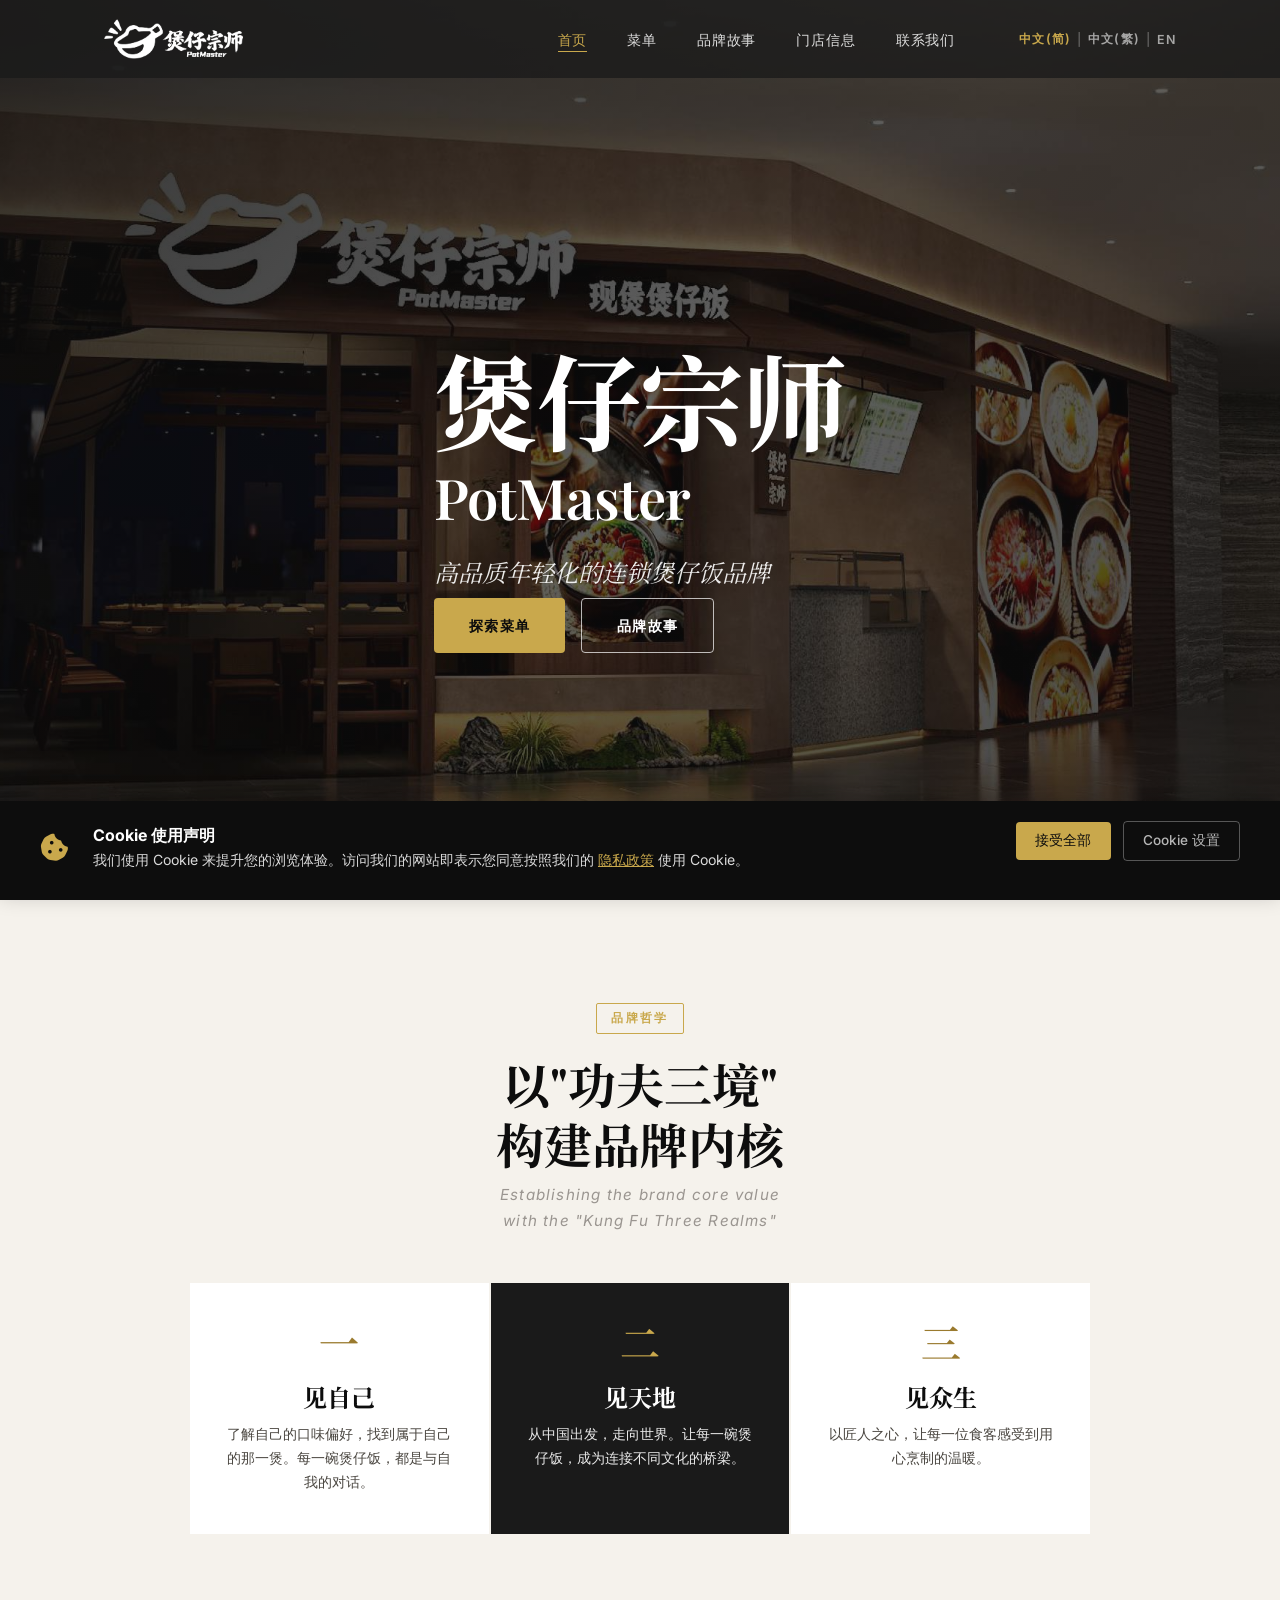
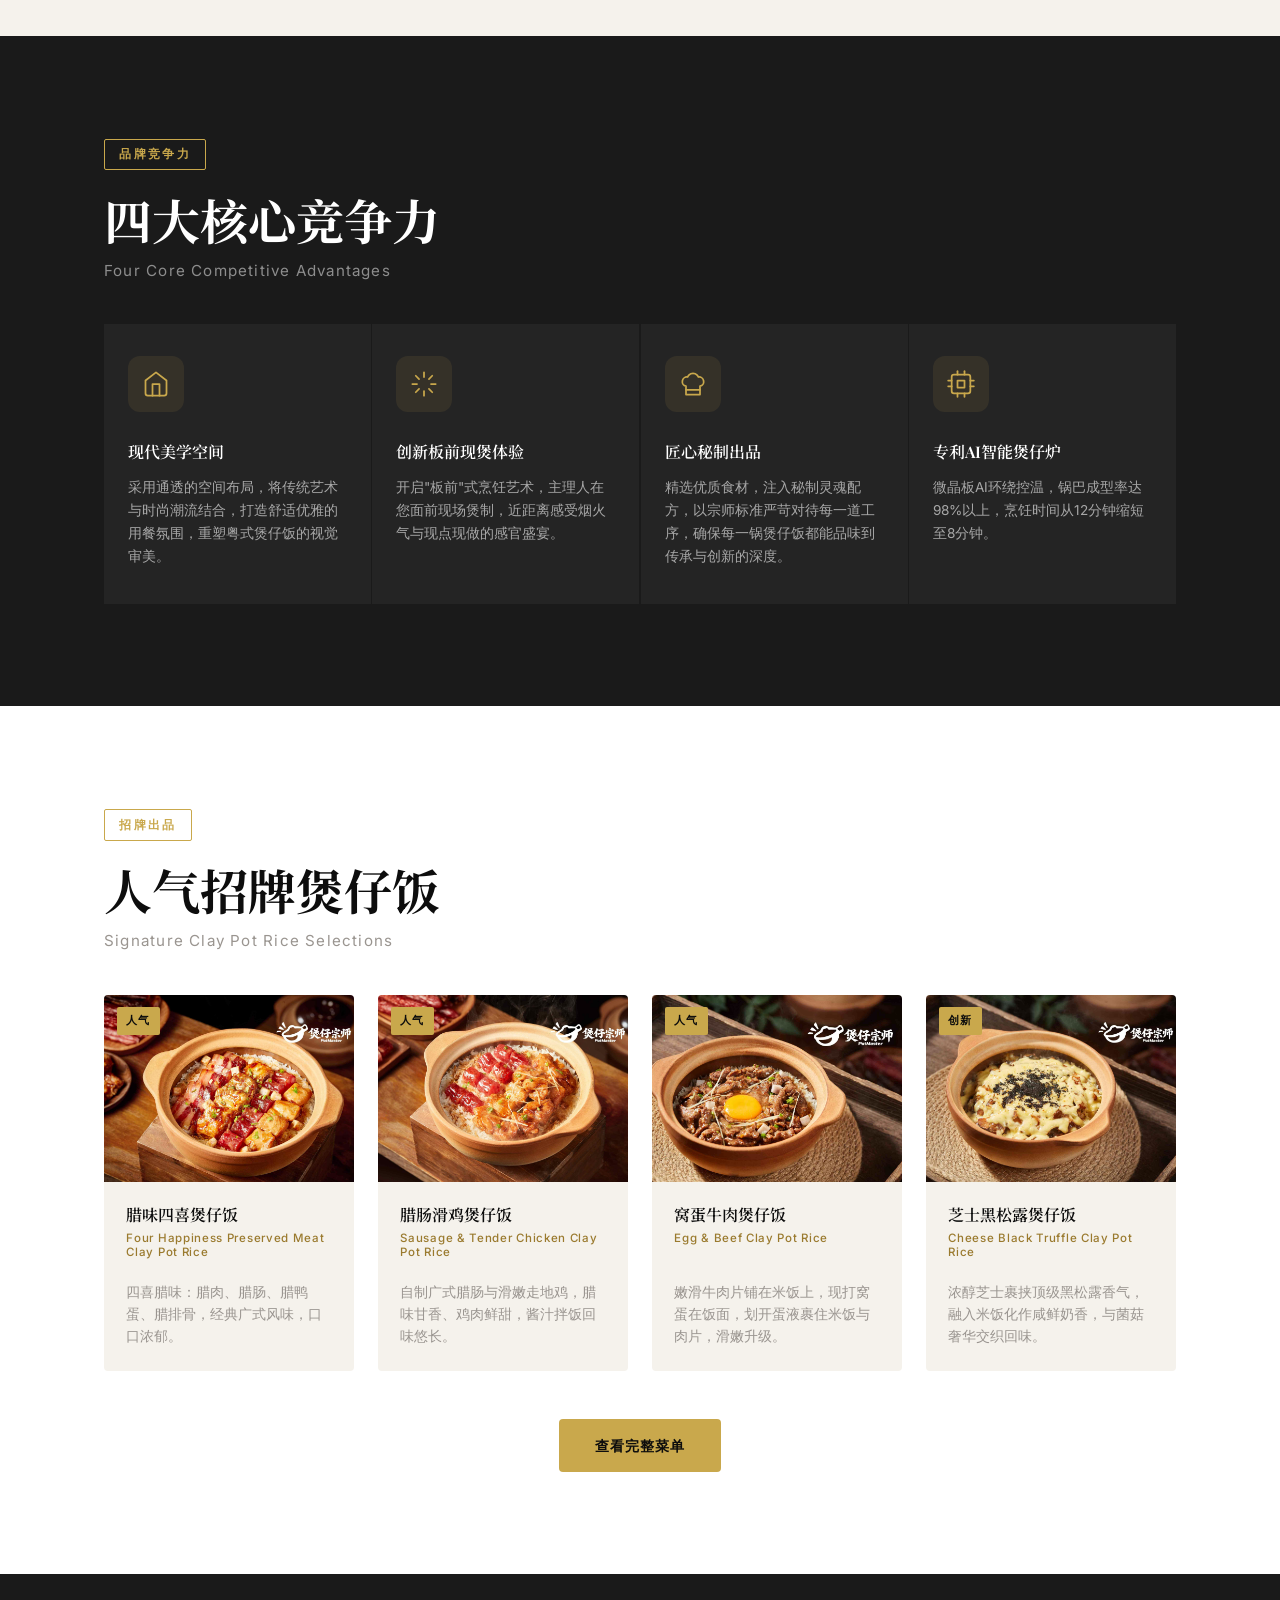
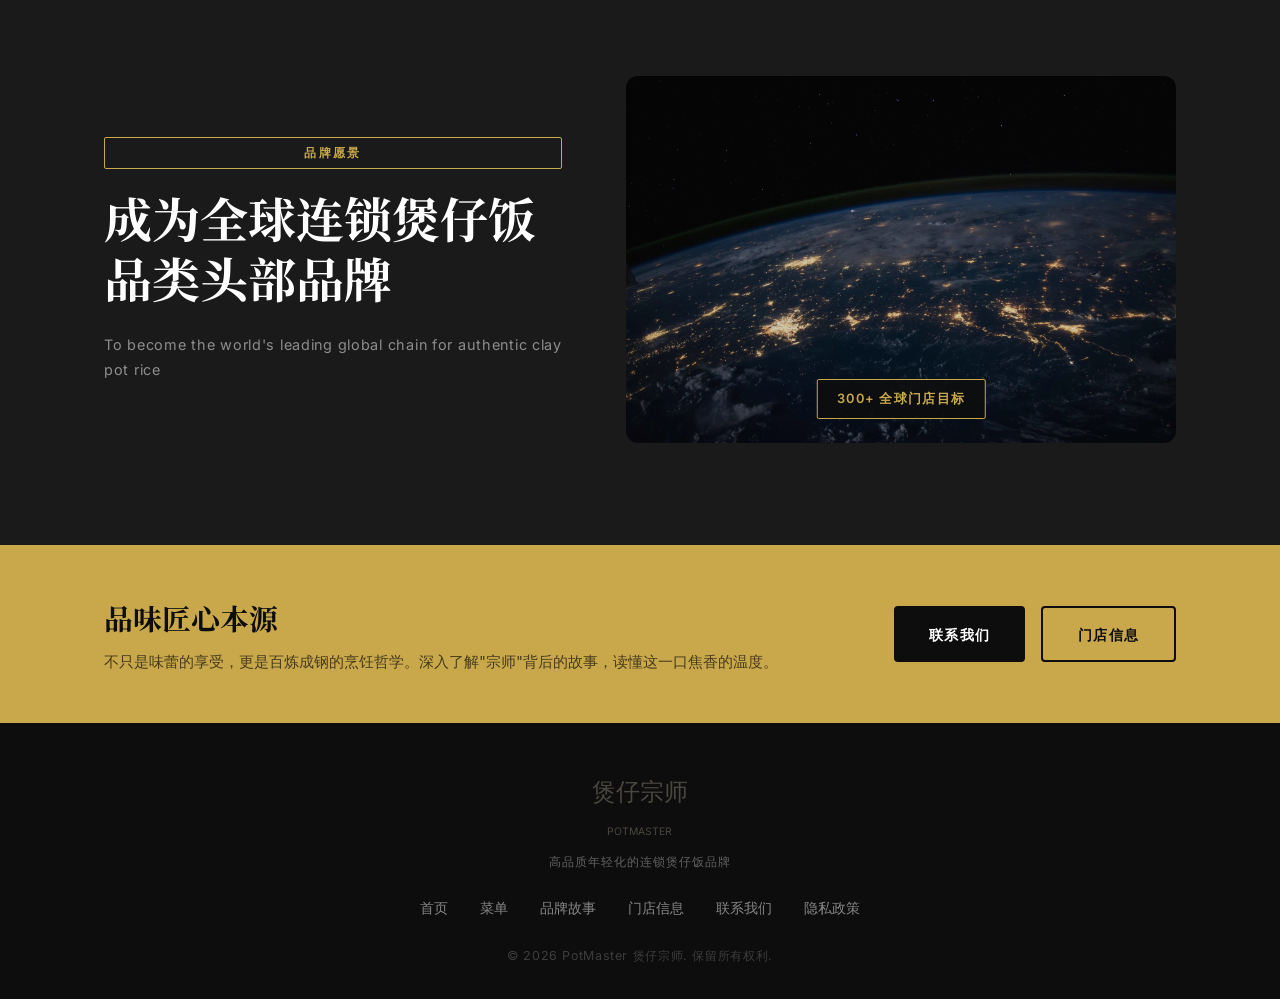
<file: index.html>
<!DOCTYPE html>
<html lang="zh-CN">
<head>
  <meta charset="UTF-8" />
  <meta name="baidu-site-verification" content="codeva-X3ttkF9pJB" />
  <meta name="viewport" content="width=device-width, initial-scale=1.0" />
  <title>PotMaster 煲仔宗师 | The Art of Clay Pot Rice</title>
  <meta name="description" content="PotMaster – where Kung Fu philosophy meets the art of clay pot rice. Authentic flavors. Global vision." />
  <meta name="keywords" content="煲仔饭, 广式煲仔饭, Clay Pot Rice, Cantonese cuisine, 煲仔宗师, PotMaster" />
  <meta name="author" content="PotMaster" />
  <meta name="robots" content="index, follow" />

  <!-- Canonical URL -->
  <link rel="canonical" href="https://www.potmasterofficial.com/" />

  <!-- Open Graph -->
  <meta property="og:title" content="PotMaster 煲仔宗师 | The Art of Clay Pot Rice" />
  <meta property="og:description" content="功夫即哲学，见自己、见天地、见众生。煲仔宗师 – 传承广式煲仔饭文化。" />
  <meta property="og:type" content="website" />
  <meta property="og:url" content="https://www.potmasterofficial.com/" />
  <meta property="og:image" content="https://www.potmasterofficial.com/images/hero-bg.jpg" />
  <meta property="og:image:width" content="1200" />
  <meta property="og:image:height" content="630" />
  <meta property="og:locale" content="zh_CN" />
  <meta property="og:locale:alternate" content="en_US" />
  <meta property="og:site_name" content="煲仔宗师 PotMaster" />

  <!-- Twitter Card -->
  <meta name="twitter:card" content="summary_large_image" />
  <meta name="twitter:title" content="PotMaster 煲仔宗师 | The Art of Clay Pot Rice" />
  <meta name="twitter:description" content="功夫即哲学，见自己、见天地、见众生。煲仔宗师 – 传承广式煲仔饭文化。" />
  <meta name="twitter:image" content="https://www.potmasterofficial.com/images/hero-bg.jpg" />

  <!-- Hreflang for multilingual -->
  <link rel="alternate" hreflang="zh-CN" href="https://www.potmasterofficial.com/?lang=zh" />
  <link rel="alternate" hreflang="en" href="https://www.potmasterofficial.com/?lang=en" />
  <link rel="alternate" hreflang="x-default" href="https://www.potmasterofficial.com/" />

  <!-- Schema.org -->
  <script type="application/ld+json">
  {
    "@context": "https://schema.org",
    "@type": "Restaurant",
    "name": "煲仔宗师 PotMaster",
    "image": "https://www.potmasterofficial.com/images/hero-bg.jpg",
    "servesCuisine": ["粤菜", "广东菜", "Cantonese"],
    "priceRange": "$$",
    "address": {
      "@type": "PostalAddress",
      "streetAddress": "K11负一层B138号铺",
      "addressLocality": "广州市番禺区",
      "addressRegion": "广东省",
      "addressCountry": "CN"
    },
    "geo": {
      "@type": "GeoCoordinates",
      "latitude": 23.0122,
      "longitude": 113.3456
    },
    "telephone": "+86-20-88834737",
    "url": "https://www.potmasterofficial.com",
    "sameAs": [
      "https://weibo.com/potmaster",
      "https://www.xiaohongshu.com/potmaster"
    ]
  }
  </script>
  <link rel="manifest" href="site.webmanifest" />
  <link rel="preconnect" href="https://fonts.googleapis.com" />
  <link rel="preconnect" href="https://fonts.gstatic.com" crossorigin />
  <link href="https://fonts.googleapis.com/css2?family=Playfair+Display:ital,wght@0,400;0,600;0,700;1,400&family=Inter:wght@300;400;500;600&family=Noto+Serif+SC:wght@400;600;700&display=swap" rel="stylesheet" />
  <link rel="stylesheet" href="https://cdn.jsdelivr.net/npm/@fortawesome/fontawesome-free@6.4.0/css/all.min.css" />
  <link rel="stylesheet" href="styles.css" />
  <script src="inline-scripts.js" defer></script>
</head>
<body>

  <!-- ========== NAVIGATION ========== -->
  <div class="nav-overlay" id="navOverlay"></div>
  <nav class="navbar" id="navbar">
    <div class="container nav-inner">
      <a href="index.html" class="brand-logo">
        <img src="logo.png" alt="煲仔宗师 POTMASTER" class="logo-img" />
      </a>
      <ul class="nav-links" id="navLinks">
        <li><a href="index.html" class="nav-link active" data-i18n="nav_home">首页</a></li>
        <li><a href="menu.html" class="nav-link" data-i18n="nav_menu">菜单</a></li>
        <li><a href="about.html" class="nav-link" data-i18n="nav_about">品牌故事</a></li>
        <li><a href="stores.html" class="nav-link" data-i18n="nav_stores">门店信息</a></li>
        <li><a href="contact.html" class="nav-link" data-i18n="nav_contact">联系我们</a></li>
        <li class="mobile-lang">
          <span class="lang-cn active-lang">中文(简)</span>
          <span> | </span>
          <span class="lang-tw">中文(繁)</span>
          <span> | </span>
          <span class="lang-en">EN</span>
        </li>
      </ul>
      <div class="nav-actions">
        <button class="lang-toggle" id="langToggle" aria-label="Switch Language">
          <span class="lang-cn active-lang">中文(简)</span>
          <span class="lang-divider">|</span>
          <span class="lang-tw">中文(繁)</span>
          <span class="lang-divider">|</span>
          <span class="lang-en">EN</span>
        </button>
        <button class="hamburger" id="hamburger" aria-label="Menu">
          <svg class="menu-icon" xmlns="http://www.w3.org/2000/svg" width="24" height="24" viewBox="0 0 448 512"><path fill="#C9A84C" d="M442 114H6a6 6 0 0 1-6-6V84a6 6 0 0 1 6-6h436a6 6 0 0 1 6 6v24a6 6 0 0 1-6 6zM448 196v24a6 6 0 0 1-6 6H6a6 6 0 0 1-6-6v-24a6 6 0 0 1 6-6h436a6 6 0 0 1 6 6zm0 128v24a6 6 0 0 1-6 6H6a6 6 0 0 1-6-6v-24a6 6 0 0 1 6-6h436a6 6 0 0 1 6 6z"/></svg>
        </button>
      </div>
    </div>
  </nav>

  <!-- ========== HERO ========== -->
  <section class="hero" id="hero">
    <div class="hero-bg">
      <img src="images/hero-bg.jpg" alt="煲仔宗师" />
      <div class="hero-overlay"></div>
    </div>
    <div class="hero-content container">
      
      <h1 class="hero-title">
        <span class="title-cn" data-i18n="hero_title">板前现煲煲仔饭</span>
      </h1>
      <p class="hero-subtitle" data-i18n="hero_subtitle">高品质年轻化的连锁煲仔饭品牌</p>
      
      <div class="hero-cta">
        <a href="menu.html" class="btn btn-primary" data-i18n="hero_cta1">探索菜单</a>
        <a href="about.html" class="btn btn-outline" data-i18n="hero_cta2">品牌故事</a>
      </div>
    </div>
    <div class="hero-scroll-hint">
      <span></span>
    </div>
  </section>

  <!-- ========== BRAND PHILOSOPHY ========== -->
  <section class="philosophy section-pad">
    <div class="container">
      <div class="philosophy-inner">
        <div class="philosophy-badge">
          <span data-i18n="phil_badge">品牌哲学</span>
        </div>
        <h2 class="section-title" data-i18n="phil_title">以"功夫三境"<br>构建品牌内核</h2>
        <p class="section-title-en" data-i18n="phil_title_en">Establishing the brand core value<br>with the "Kung Fu Three Realms"</p>
        <div class="three-realms">
          <div class="realm-card">
            <div class="realm-num">一</div>
            <h3 data-i18n="realm1_title">见自己</h3>
            <p data-i18n="realm1_desc">品牌对自身手艺的极致苛求与深刻理解，是品牌产品力的根源。</p>
          </div>
          <div class="realm-card realm-card--mid">
            <div class="realm-num">二</div>
            <h3 data-i18n="realm2_title">见天地</h3>
            <p data-i18n="realm2_desc">海纳百川，用煲仔的形式演绎天下风味，超越传统广式煲仔。</p>
          </div>
          <div class="realm-card">
            <div class="realm-num">三</div>
            <h3 data-i18n="realm3_title">见众生</h3>
            <p data-i18n="realm3_desc">连接人与人，将一碗饭的温度传递给全球每一位食客。</p>
          </div>
        </div>
      </div>
    </div>
  </section>

  <!-- ========== PRODUCT STRENGTHS ========== -->
  <section class="strengths section-pad bg-dark">
    <div class="container">
      <p class="section-badge" data-i18n="str_badge">品牌竞争力</p>
      <h2 class="section-title light" data-i18n="str_title">四大核心竞争力</h2>
      <p class="section-sub light" data-i18n="str_sub">Four Core Competitive Advantages</p>
      <div class="strengths-grid">
        <div class="strength-item">
          <div class="strength-icon"><svg xmlns="http://www.w3.org/2000/svg" viewBox="0 0 24 24" fill="none" stroke="#C9A84C" stroke-width="1.5" stroke-linecap="round" stroke-linejoin="round"><path d="M3 9l9-7 9 7v11a2 2 0 0 1-2 2H5a2 2 0 0 1-2-2z"/><polyline points="9,22 9,12 15,12 15,22"/></svg></div>
          <h3 data-i18n="str1_title">现代美学空间</h3>
          <p data-i18n="str1_desc">采用通透的空间布局，将传统艺术与时尚潮流结合，打造舒适优雅的用餐氛围，重塑粤式煲仔饭的视觉审美。</p>
        </div>
        <div class="strength-item">
          <div class="strength-icon"><svg xmlns="http://www.w3.org/2000/svg" viewBox="0 0 24 24" fill="none" stroke="#C9A84C" stroke-width="1.5" stroke-linecap="round" stroke-linejoin="round"><path d="M12 2v4M12 18v4M4.93 4.93l2.83 2.83M16.24 16.24l2.83 2.83M2 12h4M18 12h4M4.93 19.07l2.83-2.83M16.24 7.76l2.83-2.83"/></svg></div>
          <h3 data-i18n="str2_title">创新板前现煲体验</h3>
          <p data-i18n="str2_desc">开启"板前"式烹饪艺术，厨师在您面前现场煲制，近距离感受烟火气与现点现做的感官盛宴。</p>
        </div>
        <div class="strength-item">
          <div class="strength-icon"><svg xmlns="http://www.w3.org/2000/svg" viewBox="0 0 24 24" fill="none" stroke="#C9A84C" stroke-width="1.5" stroke-linecap="round" stroke-linejoin="round"><path d="M6 13.87A4 4 0 0 1 7.41 6a5.11 5.11 0 0 1 1.05-1.54 5 5 0 0 1 7.08 0A5.11 5.11 0 0 1 16.59 6 4 4 0 0 1 18 13.87V21H6z"/><line x1="6" y1="17" x2="18" y2="17"/></svg></div>
          <h3 data-i18n="str3_title">匠心秘制出品</h3>
          <p data-i18n="str3_desc">精选优质食材，注入秘制灵魂配方，以宗师标准严苛对待每一道工序，确保每一锅都拥有咸鲜入味的浇头与金黄酥脆的灵魂锅巴。</p>
        </div>
        <div class="strength-item">
          <div class="strength-icon"><svg xmlns="http://www.w3.org/2000/svg" viewBox="0 0 24 24" fill="none" stroke="#C9A84C" stroke-width="1.5" stroke-linecap="round" stroke-linejoin="round"><rect x="4" y="4" width="16" height="16" rx="2"/><rect x="9" y="9" width="6" height="6"/><line x1="9" y1="1" x2="9" y2="4"/><line x1="15" y1="1" x2="15" y2="4"/><line x1="9" y1="20" x2="9" y2="23"/><line x1="15" y1="20" x2="15" y2="23"/><line x1="20" y1="9" x2="23" y2="9"/><line x1="20" y1="14" x2="23" y2="14"/><line x1="1" y1="9" x2="4" y2="9"/><line x1="1" y1="14" x2="4" y2="14"/></svg></div>
          <h3 data-i18n="str4_title">专利AI智能煲仔炉</h3>
          <p data-i18n="str4_desc">微晶板AI环绕控温，锅巴成型率达98%以上，烹饪时间从12分钟缩短至8分钟。</p>
        </div>
      </div>
    </div>
  </section>

  <!-- ========== SIGNATURE DISHES ========== -->
  <section class="signature section-pad">
    <div class="container">
      <p class="section-badge" data-i18n="sig_badge">招牌出品</p>
      <h2 class="section-title" data-i18n="sig_title">人气招牌煲仔饭</h2>
      <p class="section-sub" data-i18n="sig_sub">Signature Clay Pot Rice Selections</p>
      <div class="dishes-grid">
        <div class="dish-card">
          <div class="dish-img">
            <img src="dishes/sixi.jpg" alt="腊味四喜煲仔饭" loading="lazy" />
            <div class="dish-tag" data-i18n="dish_popular">人气</div>
          </div>
          <div class="dish-info">
            <h3 data-i18n="dish1_name">腊味四喜煲仔饭</h3>
            <p class="dish-name-en" data-i18n="dish1_name_en">Four Happiness Preserved Meat Clay Pot Rice</p>
            <p data-i18n="dish1_desc">四喜腊味：腊肉、腊肠、腊鸭蛋、腊排骨，经典广式风味，口口浓郁。</p>
          </div>
        </div>
        <div class="dish-card">
          <div class="dish-img">
            <img src="dishes/larou-huaji.jpg" alt="腊肠滑鸡煲仔饭" loading="lazy" />
            <div class="dish-tag" data-i18n="dish_popular">人气</div>
          </div>
          <div class="dish-info">
            <h3 data-i18n="dish2_name">腊肠滑鸡煲仔饭</h3>
            <p class="dish-name-en" data-i18n="dish2_name_en">Sausage & Tender Chicken Clay Pot Rice</p>
            <p data-i18n="dish2_desc">自制广式腊肠与滑嫩走地鸡，腊味甘香、鸡肉鲜甜，酱汁拌饭回味悠长。</p>
          </div>
        </div>
        <div class="dish-card">
          <div class="dish-img">
            <img src="dishes/wodan-niurou.jpg" alt="窝蛋牛肉煲仔饭" loading="lazy" />
            <div class="dish-tag" data-i18n="dish_popular">人气</div>
          </div>
          <div class="dish-info">
            <h3 data-i18n="dish3_name">窝蛋牛肉煲仔饭</h3>
            <p class="dish-name-en" data-i18n="dish3_name_en">Egg & Beef Clay Pot Rice</p>
            <p data-i18n="dish3_desc">嫩滑牛肉片铺在米饭上，现打窝蛋在饭面，划开蛋液裹住米饭与肉片，滑嫩升级。</p>
          </div>
        </div>
        <div class="dish-card">
          <div class="dish-img">
            <img src="dishes/zsh-songlu.jpg" alt="芝士黑松露煲仔饭" loading="lazy" />
            <div class="dish-tag" data-i18n="badge_innovate">创新</div>
          </div>
          <div class="dish-info">
            <h3 data-i18n="m_i1_name">芝士黑松露煲仔饭</h3>
            <p class="dish-name-en" data-i18n="m_i1_name_en">Cheese Black Truffle Clay Pot Rice</p>
            <p data-i18n="m_i1_desc">浓醇芝士裹挟顶级黑松露香气，融入米饭化作咸鲜奶香，与菌菇奢华交织回味。</p>
          </div>
        </div>
      </div>
      <div class="section-cta">
        <a href="menu.html" class="btn btn-primary" data-i18n="sig_more">查看完整菜单</a>
      </div>
    </div>
  </section>

  <!-- ========== GLOBAL VISION ========== -->
  <section class="vision section-pad bg-dark">
    <div class="container">
      <div class="vision-inner">
        <div class="vision-text">
          <p class="section-badge" data-i18n="vis_badge">品牌愿景</p>
          <h2 class="section-title light" data-i18n="vis_title">成为全球连锁煲仔饭品类头部品牌</h2>
          <p class="vision-sub" data-i18n="vis_sub">To become the world's leading global chain for authentic clay pot rice</p>
        </div>
        <div class="vision-map">
          <img src="images/global-map.jpg" alt="Global Expansion" onerror="this.style.display='none'" />
          <div class="vision-map-label">
            <span data-i18n="vis_map_label">300+ 全球门店目标</span>
          </div>
        </div>
      </div>
    </div>
  </section>

  <!-- ========== CTA STRIP ========== -->
  <section class="cta-strip">
    <div class="container cta-strip-inner">
      <div class="cta-strip-text">
        <h2 data-i18n="cta_title">品味匠心本源</h2>
        <p data-i18n="cta_sub">不只是味蕾的享受，更是百炼成钢的烹饪哲学。深入了解"宗师"背后的故事，读懂这一口焦香的温度。</p>
      </div>
      <div class="cta-strip-buttons">
        <a href="contact.html" class="btn btn-primary" data-i18n="cta_btn">联系我们</a>
        <a href="stores.html" class="btn btn-secondary" data-i18n="cta_stores_btn">门店信息</a>
      </div>
    </div>
  </section>

  <!-- ========== FOOTER ========== -->
  <footer class="footer">
    <div class="container footer-inner">
      <div class="footer-brand">
        <span class="logo-cn">煲仔宗师</span>
        <span class="logo-en">POTMASTER</span>
        <p data-i18n="footer_tagline">高品质年轻化的连锁煲仔饭品牌</p>
      </div>
      <div class="footer-links">
        <a href="index.html" data-i18n="nav_home">首页</a>
        <a href="menu.html" data-i18n="nav_menu">菜单</a>
        <a href="about.html" data-i18n="nav_about">品牌故事</a>
        <a href="stores.html" data-i18n="nav_stores">门店信息</a>
        <a href="contact.html" data-i18n="nav_contact">加盟合作</a>
        <a href="privacy.html" data-i18n="nav_privacy">隐私政策</a>
      </div>
      <p class="footer-copy" data-i18n="footer_copy">&copy; 2026 PotMaster 煲仔宗师. All Rights Reserved.</p>
    </div>
  </footer>

  <!-- Cookie Consent Banner -->
  <div id="cookieBanner" class="cookie-banner">
    <div class="cookie-banner-inner">
      <div class="cookie-icon"><i class="fas fa-cookie-bite"></i></div>
      <div class="cookie-text">
        <h4 data-i18n="cookie_title">Cookie 使用声明</h4>
        <p data-i18n="cookie_text">我们使用 Cookie 来提升您的浏览体验。访问我们的网站即表示您同意按照我们的 <a href="privacy.html" target="_blank">隐私政策</a> 使用 Cookie。</p>
        <div id="cookieSettings" class="cookie-settings-panel">
          <div class="cookie-categories">
            <div class="cookie-category">
              <input type="checkbox" id="cookie-essential" checked disabled />
              <label for="cookie-essential"><strong data-i18n="cookie_essential">必要 Cookie</strong><span data-i18n="cookie_essential_desc">网站正常运行所必需的 Cookie，如语言偏好设置</span></label>
            </div>
            <div class="cookie-category">
              <input type="checkbox" id="cookie-analytics" />
              <label for="cookie-analytics"><strong data-i18n="cookie_analytics">分析 Cookie</strong><span data-i18n="cookie_analytics_desc">帮助我们了解访客如何与网站互动的 Cookie</span></label>
            </div>
            <div class="cookie-category">
              <input type="checkbox" id="cookie-functional" />
              <label for="cookie-functional"><strong data-i18n="cookie_functional">功能 Cookie</strong><span data-i18n="cookie_functional_desc">记住您的偏好设置，提供个性化体验</span></label>
            </div>
          </div>
          <div class="cookie-settings-actions">
            <button class="cookie-btn cookie-btn-reject" data-i18n="cookie_reject" id="rejectCookies">仅必要</button>
            <button class="cookie-btn cookie-btn-save" data-i18n="cookie_save" id="saveCookies">保存设置</button>
          </div>
        </div>
      </div>
      <div class="cookie-actions">
        <button class="cookie-btn cookie-btn-accept" data-i18n="cookie_accept" id="acceptAllCookies">接受全部</button>
        <button class="cookie-btn cookie-btn-settings" data-i18n="cookie_settings" id="toggleCookieSettings">Cookie 设置</button>
      </div>
    </div>
  </div>

  <script src="script.js"></script>
</body>
</html>
</file>
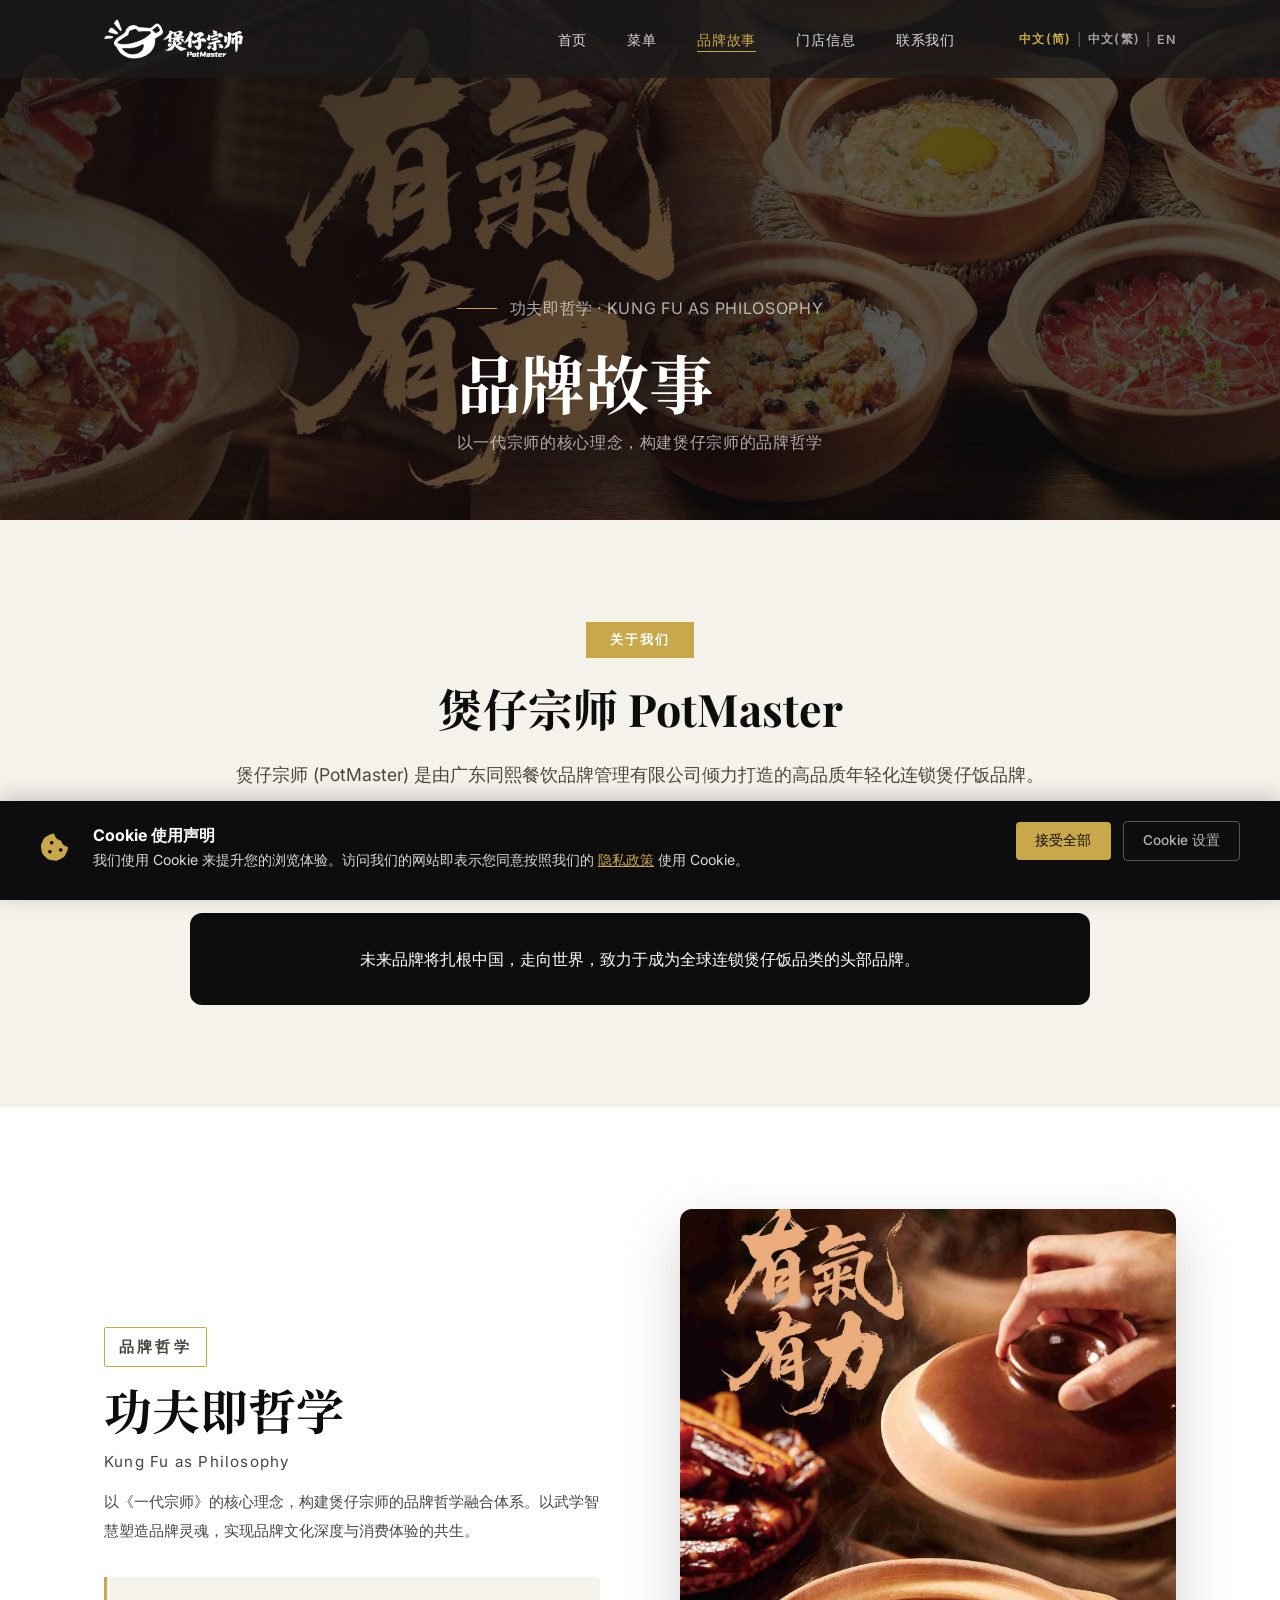
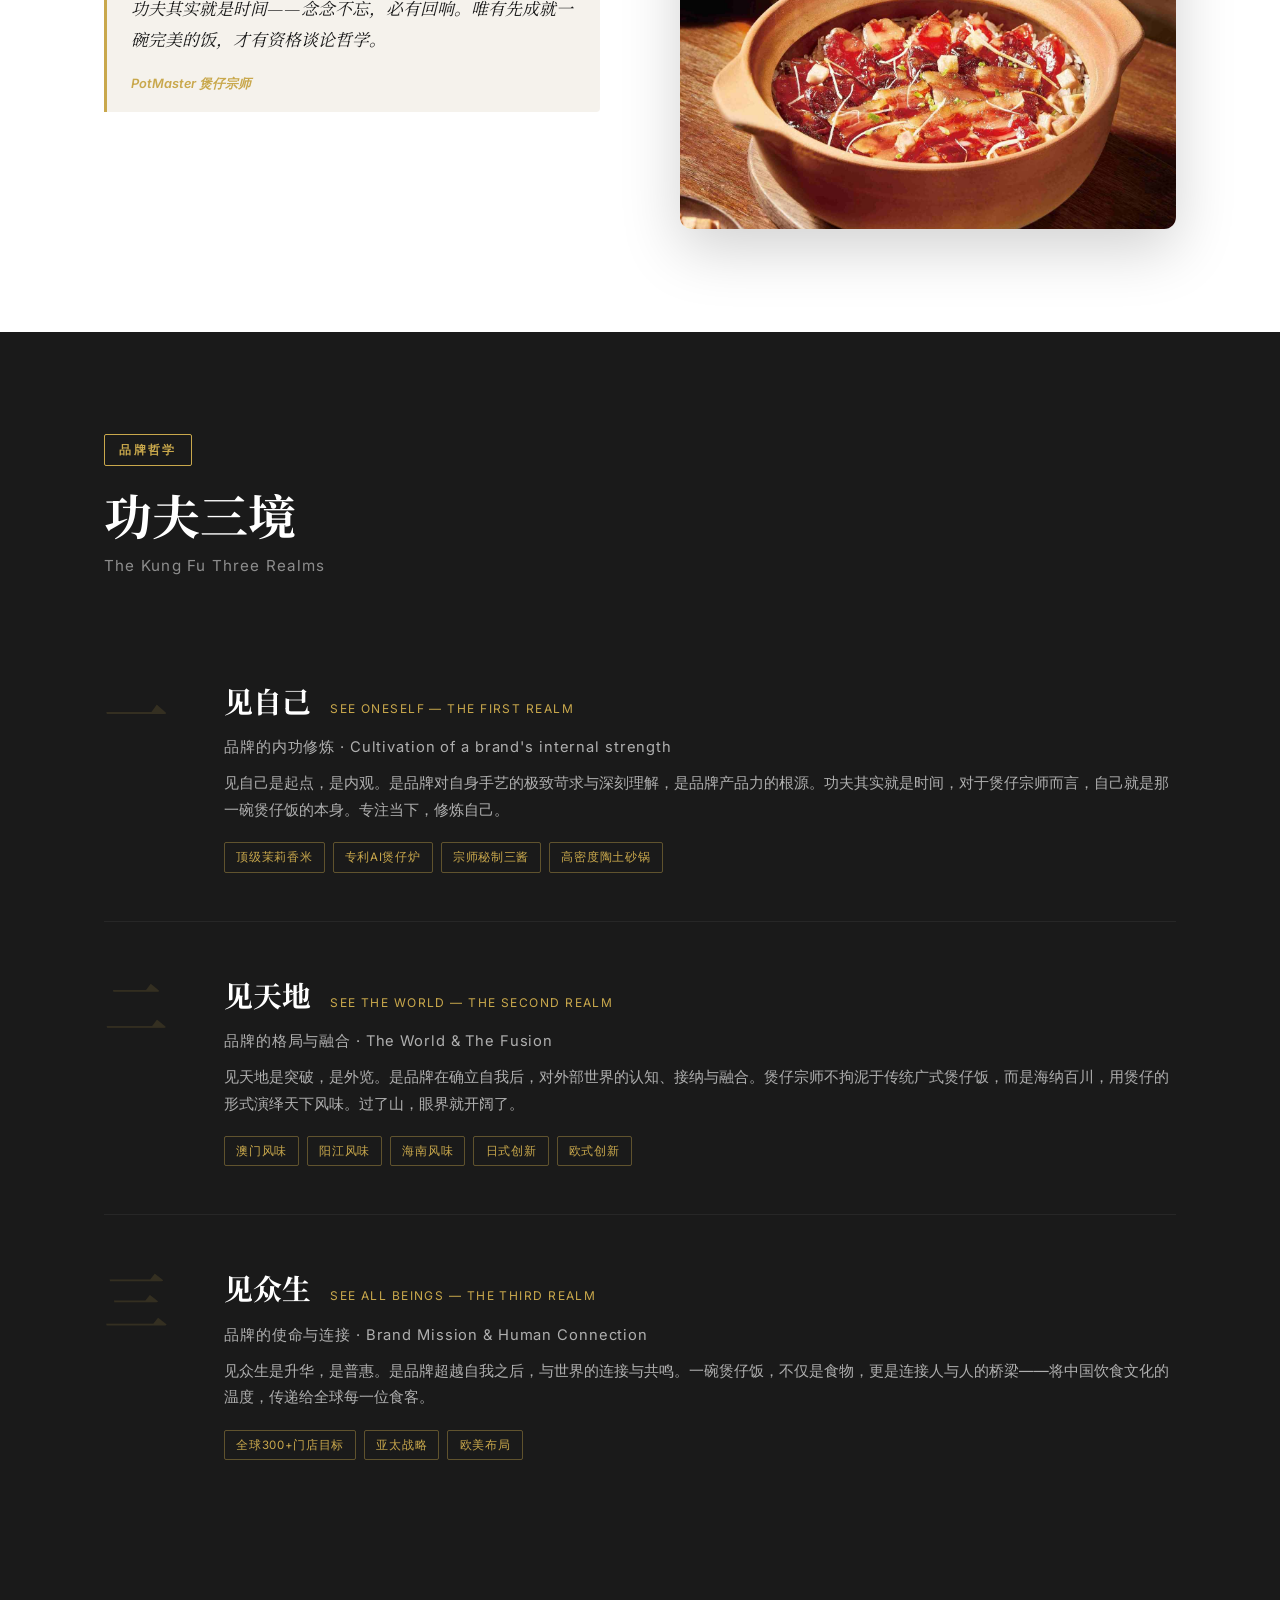
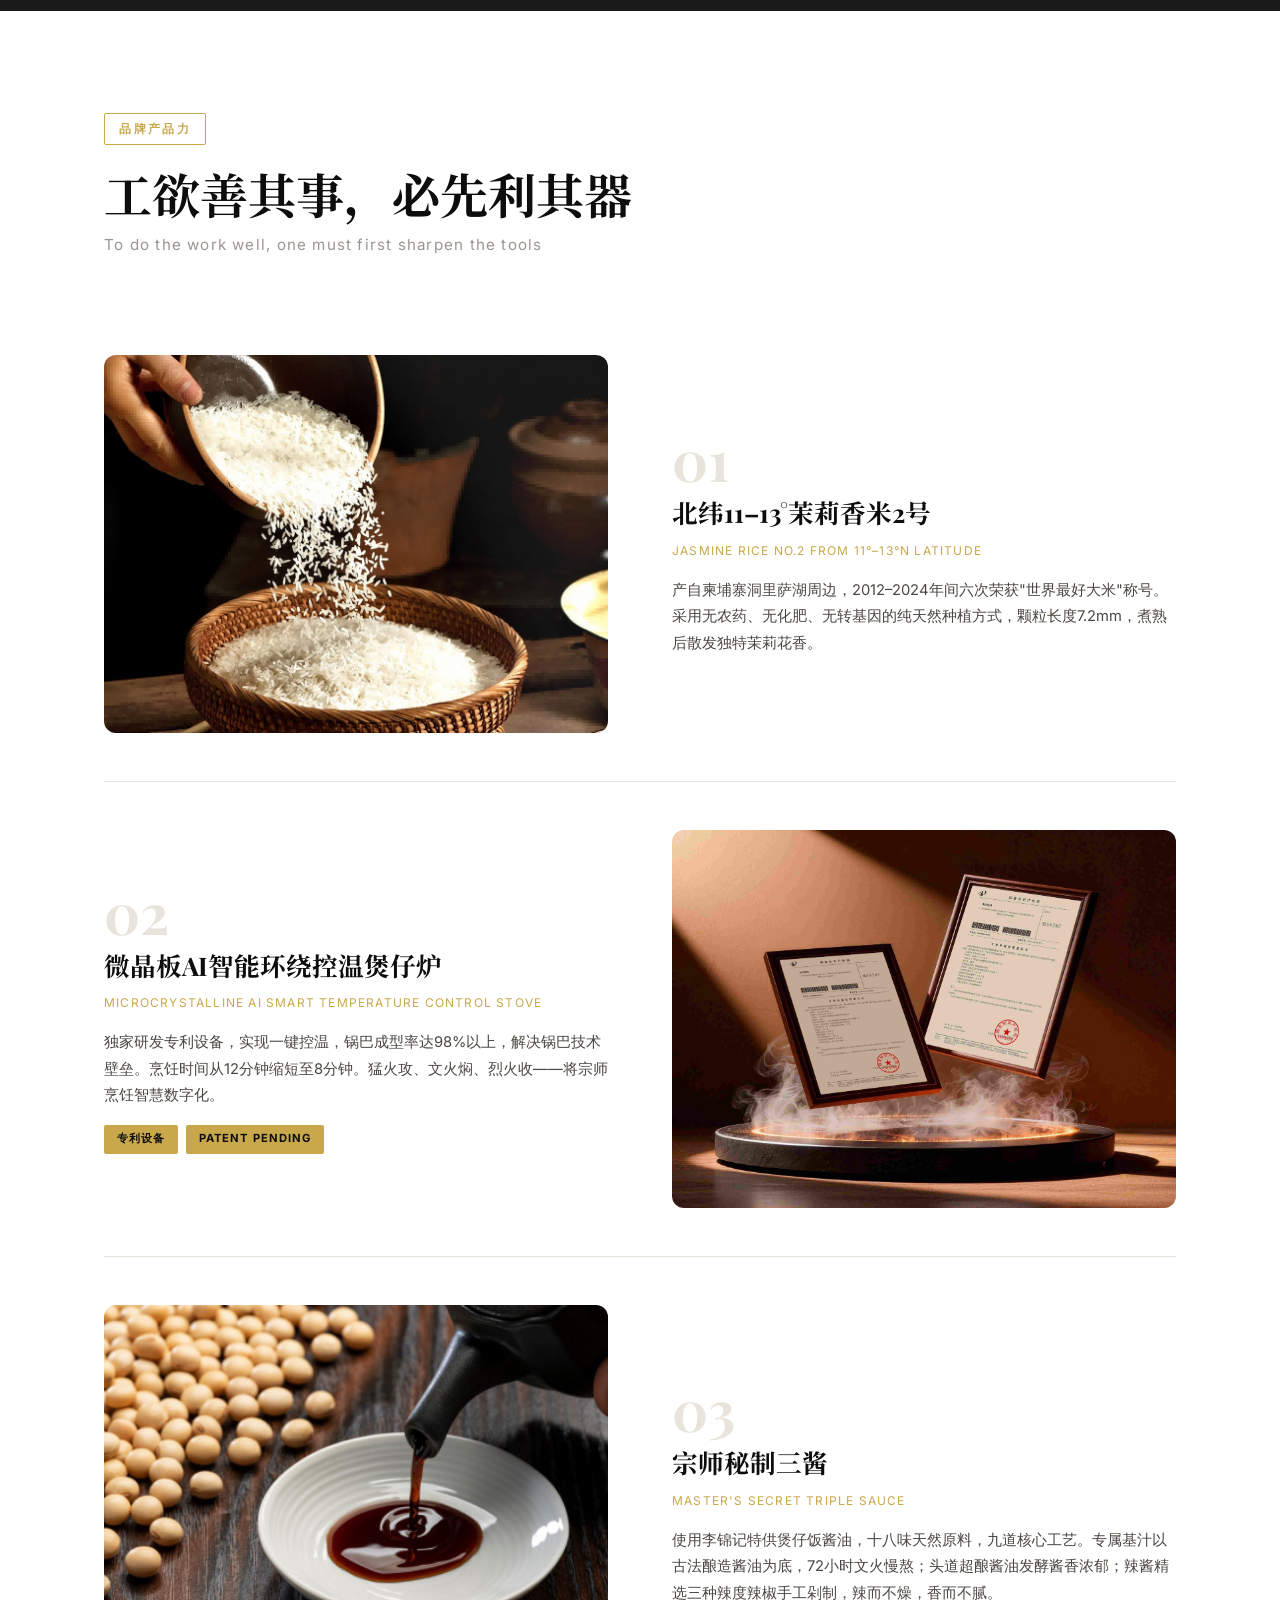
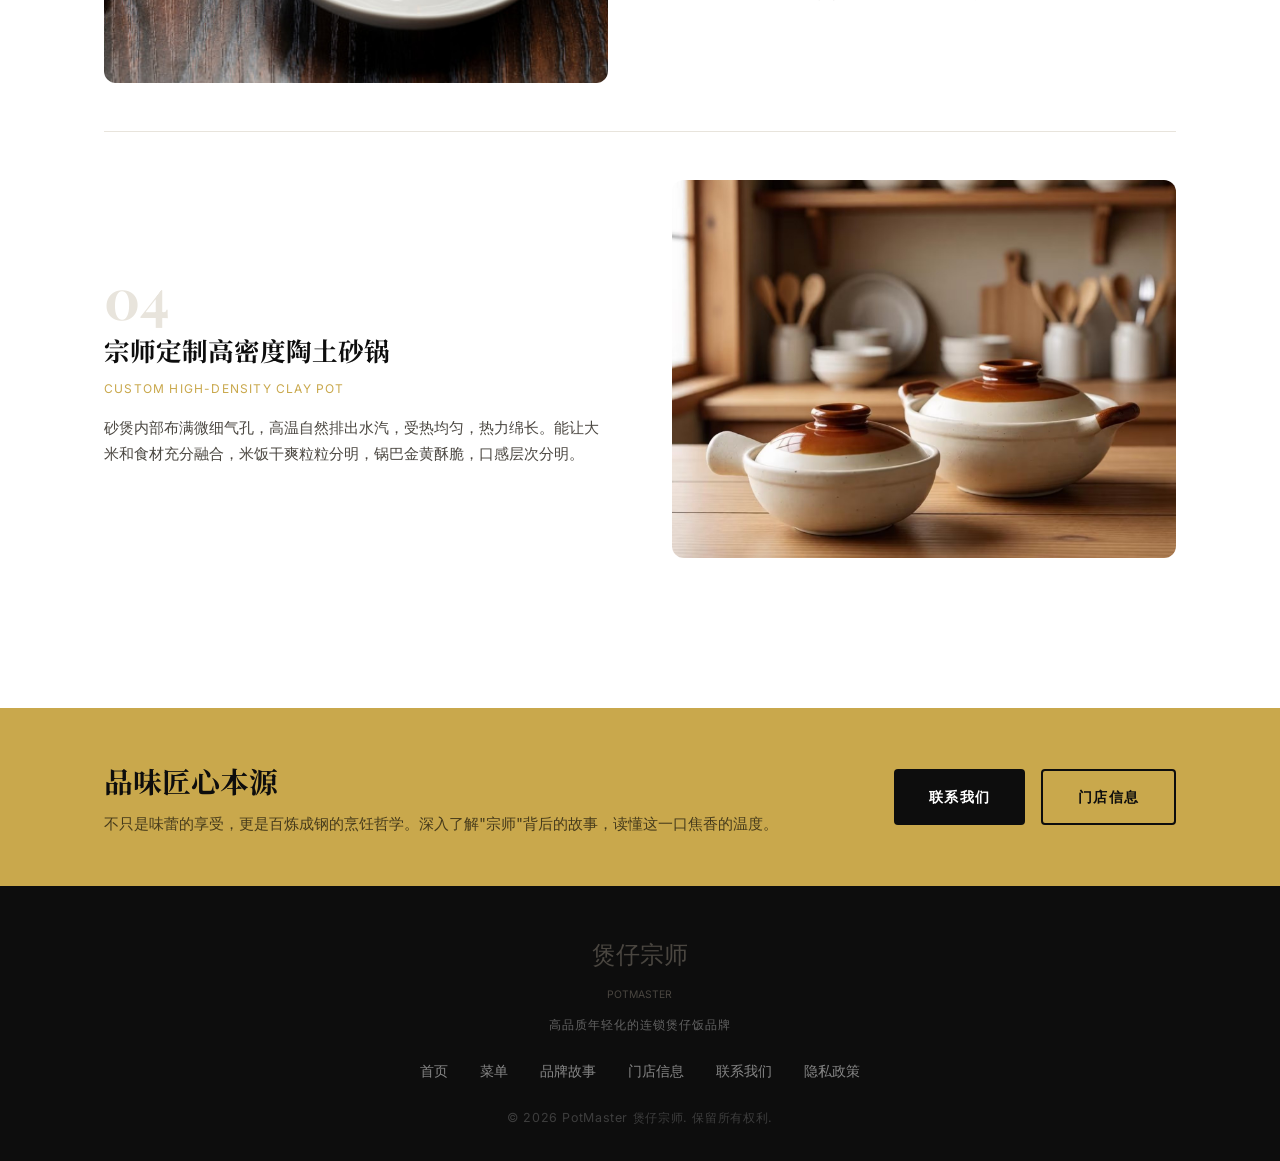
<file: about.html>
<!DOCTYPE html>
<html lang="zh-CN">
<head>
  <meta charset="UTF-8" />
  <meta name="baidu-site-verification" content="codeva-X3ttkF9pJB" />
  <meta name="viewport" content="width=device-width, initial-scale=1.0" />
  <title>品牌故事 Brand Story | PotMaster 煲仔宗师</title>
  <meta name="description" content="煲仔宗师 – 功夫三境，见自己、见天地、见众生。传承广式煲仔饭文化，打造全球连锁品牌。" />
  <meta name="keywords" content="品牌故事, Brand Story, 煲仔宗师, 功夫哲学, Kung Fu, 广式煲仔饭文化" />
  <meta name="robots" content="index, follow" />

  <!-- Canonical URL -->
  <link rel="canonical" href="https://www.potmasterofficial.com/about.html" />

  <!-- Open Graph -->
  <meta property="og:title" content="品牌故事 Brand Story | PotMaster 煲仔宗师" />
  <meta property="og:description" content="功夫三境，见自己、见天地、见众生。煲仔宗师，传承广式煲仔饭文化。" />
  <meta property="og:type" content="website" />
  <meta property="og:url" content="https://www.potmasterofficial.com/about.html" />
  <meta property="og:image" content="https://www.potmasterofficial.com/images/about-hero.jpg" />
  <meta property="og:image:width" content="1200" />
  <meta property="og:image:height" content="630" />
  <meta property="og:locale" content="zh_CN" />
  <meta property="og:locale:alternate" content="en_US" />
  <meta property="og:site_name" content="煲仔宗师 PotMaster" />

  <!-- Twitter Card -->
  <meta name="twitter:card" content="summary_large_image" />
  <meta name="twitter:title" content="品牌故事 Brand Story | PotMaster 煲仔宗师" />
  <meta name="twitter:description" content="功夫三境，见自己、见天地、见众生。煲仔宗师，传承广式煲仔饭文化。" />
  <meta name="twitter:image" content="https://www.potmasterofficial.com/images/about-hero.jpg" />

  <!-- Hreflang for multilingual -->
  <link rel="alternate" hreflang="zh-CN" href="https://www.potmasterofficial.com/about.html?lang=zh" />
  <link rel="alternate" hreflang="en" href="https://www.potmasterofficial.com/about.html?lang=en" />
  <link rel="alternate" hreflang="x-default" href="https://www.potmasterofficial.com/about.html" />
  <link rel="manifest" href="site.webmanifest" />
  <link rel="preconnect" href="https://fonts.googleapis.com" />
  <link rel="preconnect" href="https://fonts.gstatic.com" crossorigin />
  <link href="https://fonts.googleapis.com/css2?family=Playfair+Display:ital,wght@0,400;0,600;0,700;1,400&family=Inter:wght@300;400;500;600&family=Noto+Serif+SC:wght@400;600;700&display=swap" rel="stylesheet" />
  <link rel="stylesheet" href="https://cdn.jsdelivr.net/npm/@fortawesome/fontawesome-free@6.4.0/css/all.min.css" />
  <link rel="stylesheet" href="styles.css" />
  <script src="inline-scripts.js" defer></script>
</head>
<body>

  <nav class="navbar" id="navbar">
    <div class="nav-overlay" id="navOverlay"></div>
    <div class="container nav-inner">
      <a href="index.html" class="brand-logo">
        <img src="logo.png" alt="煲仔宗师 POTMASTER" class="logo-img" />
      </a>
      <ul class="nav-links" id="navLinks">
        <li><a href="index.html" class="nav-link" data-i18n="nav_home">首页</a></li>
        <li><a href="menu.html" class="nav-link" data-i18n="nav_menu">菜单</a></li>
        <li><a href="about.html" class="nav-link active" data-i18n="nav_about">品牌故事</a></li>
        <li><a href="stores.html" class="nav-link" data-i18n="nav_stores">门店信息</a></li>
        <li><a href="contact.html" class="nav-link" data-i18n="nav_contact">联系我们</a></li>
        <li class="mobile-lang">
          <span class="lang-cn active-lang">中文(简)</span>
          <span> | </span>
          <span class="lang-tw">中文(繁)</span>
          <span> | </span>
          <span class="lang-en">EN</span>
        </li>
      </ul>
      <div class="nav-actions">
        <button class="lang-toggle" id="langToggle" aria-label="Switch Language">
          <span class="lang-cn active-lang">中文(简)</span>
          <span class="lang-divider">|</span>
          <span class="lang-tw">中文(繁)</span>
          <span class="lang-divider">|</span>
          <span class="lang-en">EN</span>
        </button>
        <button class="hamburger" id="hamburger" aria-label="Menu">
          <svg class="menu-icon" xmlns="http://www.w3.org/2000/svg" width="24" height="24" viewBox="0 0 448 512"><path fill="#C9A84C" d="M442 114H6a6 6 0 0 1-6-6V84a6 6 0 0 1 6-6h436a6 6 0 0 1 6 6v24a6 6 0 0 1-6 6zM448 196v24a6 6 0 0 1-6 6H6a6 6 0 0 1-6-6v-24a6 6 0 0 1 6-6h436a6 6 0 0 1 6 6zm0 128v24a6 6 0 0 1-6 6H6a6 6 0 0 1-6-6v-24a6 6 0 0 1 6-6h436a6 6 0 0 1 6 6z"/></svg>
        </button>
      </div>
    </div>
  </nav>

  <!-- PAGE HERO -->
  <section class="page-hero">
    <div class="page-hero-bg">
      <img src="images/about-hero.jpg" alt="煲仔宗师品牌故事" />
      <div class="hero-overlay"></div>
    </div>
    <div class="page-hero-content container">
      <p class="hero-tag" data-i18n="about_hero_tag">功夫即哲学 · Kung Fu as Philosophy</p>
      <h1 data-i18n="about_hero_title">品牌故事</h1>
      <p data-i18n="about_hero_sub">以一代宗师的核心理念，构建煲仔宗师的品牌哲学</p>
    </div>
  </section>

  <!-- ABOUT US -->
  <section class="about-us section-pad">
    <div class="container">
      <div class="about-us-inner">
        <div class="about-us-badge">
          <span data-i18n="about_us_badge">关于我们</span>
        </div>
        <h2 class="about-us-title" data-i18n="about_us_title">煲仔宗师 PotMaster</h2>
        <p class="about-us-intro" data-i18n="about_us_intro">煲仔宗师 (PotMaster) 是由广东同熙餐饮品牌管理有限公司倾力打造的高品质年轻化连锁煲仔饭品牌。</p>
        <p class="about-us-philosophy" data-i18n="about_us_philosophy">秉持"只要够用心，人人皆宗师"的品牌理念，在传承古法与现代创新之间寻得完美平衡。依托现代美学空间、创新板前现煲体验、匠心秘制出品以及专利AI智能煲仔炉的四大核心竞争力，我们正以前瞻性的视野重新定义中式快餐的品质高度。</p>
        <p class="about-us-vision" data-i18n="about_vision_text">未来品牌将扎根中国，走向世界，致力于成为全球连锁煲仔饭品类的头部品牌。</p>
      </div>
    </div>
  </section>

  <!-- BRAND PHILOSOPHY -->
  <section class="about-philosophy section-pad">
    <div class="container">
      <div class="about-intro">
        <div class="about-intro-text">
          <p class="section-badge" data-i18n="about_badge1">品牌哲学</p>
          <h2 class="section-title" data-i18n="about_ph_title">功夫即哲学</h2>
          <p class="section-sub" data-i18n="about_ph_sub">Kung Fu as Philosophy</p>
          <p data-i18n="about_ph_p1">以《一代宗师》的核心理念，构建煲仔宗师的品牌哲学融合体系。以武学智慧塑造品牌灵魂，实现品牌文化深度与消费体验的共生。</p>
          <p class="en-text" data-i18n="about_ph_p1_en" style="display:none">Building upon the core philosophy of "The Grandmaster", PotMaster establishes a brand integration system that utilizes martial arts wisdom to shape its core value. This achieves a synergy between deep cultural resonance and consumer experience.</p>
          <blockquote class="brand-quote">
            <p data-i18n="about_quote">功夫其实就是时间——念念不忘，必有回响。唯有先成就一碗完美的饭，才有资格谈论哲学。</p>
            <cite>PotMaster 煲仔宗师</cite>
          </blockquote>
        </div>
        <div class="about-intro-img">
          <img src="images/youqi-youli.jpg" alt="有气有力" />
        </div>
      </div>
    </div>
  </section>

  <!-- THREE REALMS DETAIL -->
  <section class="realms-detail section-pad bg-dark">
    <div class="container">
      <p class="section-badge" data-i18n="realms_badge">品牌内核</p>
      <h2 class="section-title light" data-i18n="realms_title">功夫三境</h2>
      <p class="section-sub light" data-i18n="realms_sub">The Kung Fu Three Realms</p>

      <div class="realm-detail-list">
        <div class="realm-detail-item">
          <div class="realm-detail-num">一</div>
          <div class="realm-detail-body">
            <div class="realm-detail-header">
              <h3 data-i18n="rd1_title">见自己</h3>
              <span class="realm-detail-en" data-i18n="rd1_en">See Oneself — The First Realm</span>
            </div>
            <p class="realm-detail-sub" data-i18n="rd1_sub">品牌的内功修炼 · Cultivation of a brand's internal strength</p>
            <p data-i18n="rd1_desc">见自己是起点，是内观。是品牌对自身手艺的极致苛求与深刻理解，是品牌产品力的根源。功夫其实就是时间，对于煲仔宗师而言，自己就是那一碗煲仔饭的本身。专注当下，修炼自己。</p>
            <div class="realm-detail-tags">
              <span data-i18n="rd1_tag1">顶级茉莉香米</span>
              <span data-i18n="rd1_tag2">专利AI煲仔炉</span>
              <span data-i18n="rd1_tag3">宗师秘制三酱</span>
              <span data-i18n="rd1_tag4">高密度陶土砂锅</span>
            </div>
          </div>
        </div>

        <div class="realm-detail-item">
          <div class="realm-detail-num">二</div>
          <div class="realm-detail-body">
            <div class="realm-detail-header">
              <h3 data-i18n="rd2_title">见天地</h3>
              <span class="realm-detail-en" data-i18n="rd2_en">See the World — The Second Realm</span>
            </div>
            <p class="realm-detail-sub" data-i18n="rd2_sub">品牌的格局与融合 · The World & The Fusion</p>
            <p data-i18n="rd2_desc">见天地是突破，是外览。是品牌在确立自我后，对外部世界的认知、接纳与融合。煲仔宗师不拘泥于传统广式煲仔饭，而是海纳百川，用煲仔的形式演绎天下风味。过了山，眼界就开阔了。</p>
            <div class="realm-detail-tags">
              <span data-i18n="rd2_tag1">澳门风味</span>
              <span data-i18n="rd2_tag2">阳江风味</span>
              <span data-i18n="rd2_tag3">海南风味</span>
              <span data-i18n="rd2_tag4">日式创新</span>
              <span data-i18n="rd2_tag5">欧式创新</span>
            </div>
          </div>
        </div>

        <div class="realm-detail-item">
          <div class="realm-detail-num">三</div>
          <div class="realm-detail-body">
            <div class="realm-detail-header">
              <h3 data-i18n="rd3_title">见众生</h3>
              <span class="realm-detail-en" data-i18n="rd3_en">See All Beings — The Third Realm</span>
            </div>
            <p class="realm-detail-sub" data-i18n="rd3_sub">品牌的使命与连接 · Brand Mission & Human Connection</p>
            <p data-i18n="rd3_desc">见众生是升华，是普惠。是品牌超越自我之后，与世界的连接与共鸣。一碗煲仔饭，不仅是食物，更是连接人与人的桥梁——将中国饮食文化的温度，传递给全球每一位食客。</p>
            <div class="realm-detail-tags">
              <span data-i18n="rd3_tag1">全球300+门店目标</span>
              <span data-i18n="rd3_tag2">亚太战略</span>
              <span data-i18n="rd3_tag3">欧美布局</span>
            </div>
          </div>
        </div>
      </div>
    </div>
  </section>

  <!-- PRODUCT STRENGTHS DETAIL -->
  <section class="product-strength-detail section-pad">
    <div class="container">
      <p class="section-badge" data-i18n="psd_badge">品牌产品力</p>
      <h2 class="section-title" data-i18n="psd_title">工欲善其事，必先利其器</h2>
      <p class="section-sub" data-i18n="psd_sub">To do the work well, one must first sharpen the tools</p>

      <div class="psd-grid">
        <div class="psd-item">
          <div class="psd-img">
            <img src="images/dami-rice.png" alt="茉莉香米" loading="lazy" />
          </div>
          <div class="psd-body">
            <span class="psd-num">01</span>
            <h3 data-i18n="psd1_title">北纬11–13°茉莉香米2号</h3>
            <p class="psd-en" data-i18n="psd1_en">Jasmine Rice No.2 from 11°–13°N Latitude</p>
            <p data-i18n="psd1_desc">产自柬埔寨洞里萨湖周边，2012–2024年间六次荣获"世界最好大米"称号。采用无农药、无化肥、无转基因的纯天然种植方式，颗粒长度7.2mm，煮熟后散发独特茉莉花香。</p>
          </div>
        </div>

        <div class="psd-item psd-item--reverse">
          <div class="psd-img">
            <img src="images/baozai-lu.jpg" alt="煲仔炉" loading="lazy" />
          </div>
          <div class="psd-body">
            <span class="psd-num">02</span>
            <h3 data-i18n="psd2_title">微晶板AI智能环绕控温煲仔炉</h3>
            <p class="psd-en" data-i18n="psd2_en">Microcrystalline AI Smart Temperature Control Stove</p>
            <p data-i18n="psd2_desc">独家研发专利设备，实现一键控温，锅巴成型率达98%以上，解决锅巴技术壁垒。烹饪时间从12分钟缩短至8分钟。猛火攻、文火焖、烈火收——将宗师烹饪智慧数字化。</p>
            <div class="psd-badge-row">
              <span class="tech-badge" data-i18n="psd_patent">专利设备</span>
              <span class="tech-badge" data-i18n="psd_patent2">PATENT PENDING</span>
            </div>
          </div>
        </div>

        <div class="psd-item">
          <div class="psd-img">
            <img src="images/jiangyou.png" alt="秘制三酱" loading="lazy" />
          </div>
          <div class="psd-body">
            <span class="psd-num">03</span>
            <h3 data-i18n="psd3_title">宗师秘制三酱</h3>
            <p class="psd-en" data-i18n="psd3_en">Master's Secret Triple Sauce</p>
            <p data-i18n="psd3_desc">使用李锦记特供煲仔饭酱油，十八味天然原料，九道核心工艺。专属基汁以古法酿造酱油为底，72小时文火慢熬；头道超酿酱油发酵酱香浓郁；辣酱精选三种辣度辣椒手工剁制，辣而不燥，香而不腻。</p>
          </div>
        </div>

        <div class="psd-item psd-item--reverse">
          <div class="psd-img">
            <img src="images/shaguo.jpg" alt="砂锅" loading="lazy" />
          </div>
          <div class="psd-body">
            <span class="psd-num">04</span>
            <h3 data-i18n="psd4_title">宗师定制高密度陶土砂锅</h3>
            <p class="psd-en" data-i18n="psd4_en">Custom High-Density Clay Pot</p>
            <p data-i18n="psd4_desc">砂煲内部布满微细气孔，高温自然排出水汽，受热均匀，热力绵长。能让大米和食材充分融合，米饭干爽粒粒分明，锅巴金黄酥脆，口感层次分明。</p>
          </div>
        </div>
      </div>
    </div>
  </section>

  <!-- CTA STRIP -->
  <section class="cta-strip">
    <div class="container cta-strip-inner">
      <div class="cta-strip-text">
        <h2 data-i18n="cta_title">品味匠心本源</h2>
        <p data-i18n="cta_sub">不只是味蕾的享受，更是百炼成钢的烹饪哲学。深入了解"宗师"背后的故事，读懂这一口焦香的温度。</p>
      </div>
      <div class="cta-strip-buttons">
        <a href="contact.html" class="btn btn-primary" data-i18n="cta_btn">联系我们</a>
        <a href="stores.html" class="btn btn-secondary" data-i18n="cta_stores_btn">门店信息</a>
      </div>
    </div>
  </section>

  <footer class="footer">
    <div class="container footer-inner">
      <div class="footer-brand">
        <span class="logo-cn">煲仔宗师</span>
        <span class="logo-en">POTMASTER</span>
        <p data-i18n="footer_tagline">功夫即哲学 · Kung Fu as Philosophy</p>
      </div>
      <div class="footer-links">
        <a href="index.html" data-i18n="nav_home">首页</a>
        <a href="menu.html" data-i18n="nav_menu">菜单</a>
        <a href="about.html" data-i18n="nav_about">品牌故事</a>
        <a href="stores.html" data-i18n="nav_stores">门店信息</a>
        <a href="contact.html" data-i18n="nav_contact">加盟合作</a>
        <a href="privacy.html" data-i18n="nav_privacy">隐私政策</a>
      </div>
      <p class="footer-copy" data-i18n="footer_copy">&copy; 2026 PotMaster 煲仔宗师. All Rights Reserved.</p>
    </div>
  </footer>

  <!-- Cookie Consent Banner -->
  <div id="cookieBanner" class="cookie-banner">
    <div class="cookie-banner-inner">
      <div class="cookie-icon"><i class="fas fa-cookie-bite"></i></div>
      <div class="cookie-text">
        <h4 data-i18n="cookie_title">Cookie 使用声明</h4>
        <p data-i18n="cookie_text">我们使用 Cookie 来提升您的浏览体验。访问我们的网站即表示您同意按照我们的 <a href="privacy.html" target="_blank">隐私政策</a> 使用 Cookie。</p>
        <div id="cookieSettings" class="cookie-settings-panel">
          <div class="cookie-categories">
            <div class="cookie-category">
              <input type="checkbox" id="cookie-essential" checked disabled />
              <label for="cookie-essential"><strong data-i18n="cookie_essential">必要 Cookie</strong><span data-i18n="cookie_essential_desc">网站正常运行所必需的 Cookie，如语言偏好设置</span></label>
            </div>
            <div class="cookie-category">
              <input type="checkbox" id="cookie-analytics" />
              <label for="cookie-analytics"><strong data-i18n="cookie_analytics">分析 Cookie</strong><span data-i18n="cookie_analytics_desc">帮助我们了解访客如何与网站互动的 Cookie</span></label>
            </div>
            <div class="cookie-category">
              <input type="checkbox" id="cookie-functional" />
              <label for="cookie-functional"><strong data-i18n="cookie_functional">功能 Cookie</strong><span data-i18n="cookie_functional_desc">记住您的偏好设置，提供个性化体验</span></label>
            </div>
          </div>
          <div class="cookie-settings-actions">
            <button class="cookie-btn cookie-btn-reject" data-i18n="cookie_reject" id="rejectCookies">仅必要</button>
            <button class="cookie-btn cookie-btn-save" data-i18n="cookie_save" id="saveCookies">保存设置</button>
          </div>
        </div>
      </div>
      <div class="cookie-actions">
        <button class="cookie-btn cookie-btn-accept" data-i18n="cookie_accept" id="acceptAllCookies">接受全部</button>
        <button class="cookie-btn cookie-btn-settings" data-i18n="cookie_settings" id="toggleCookieSettings">Cookie 设置</button>
      </div>
    </div>
  </div>

  <script src="script.js"></script>
</body>
</html>
</file>
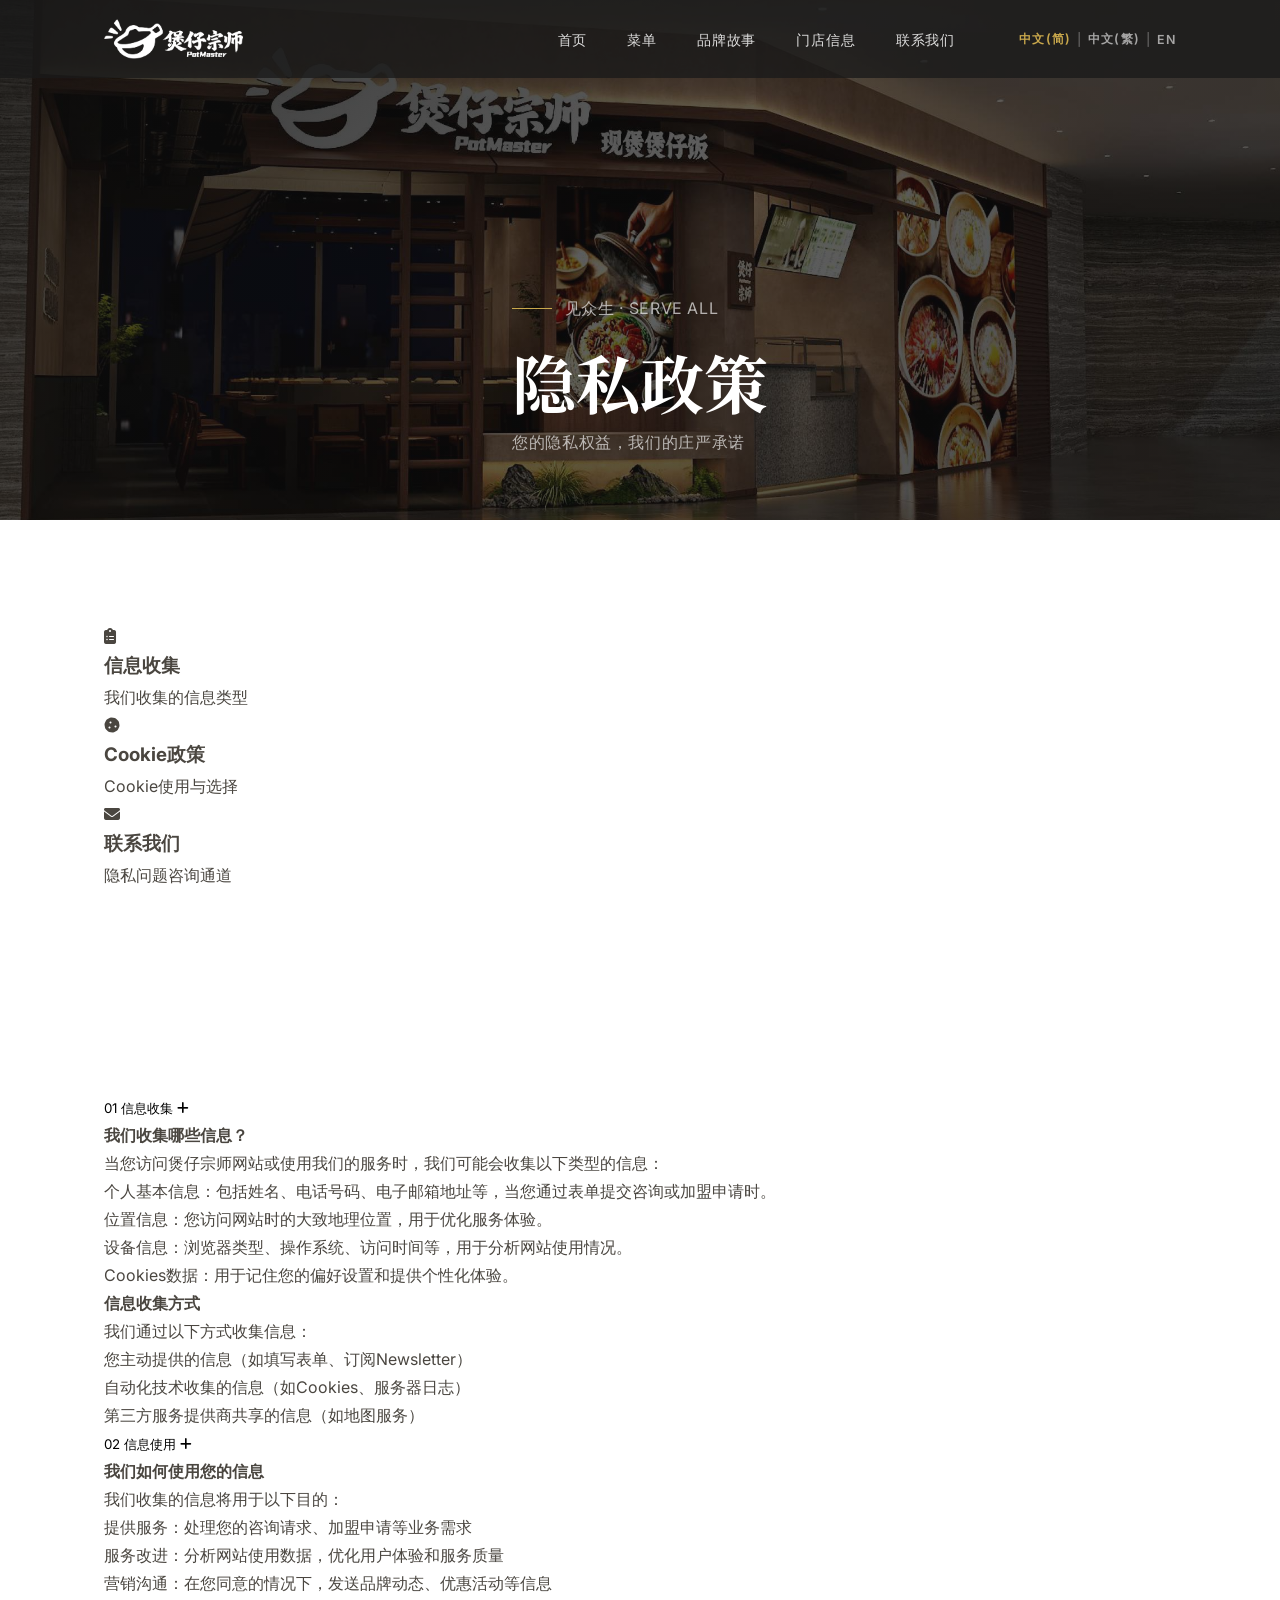
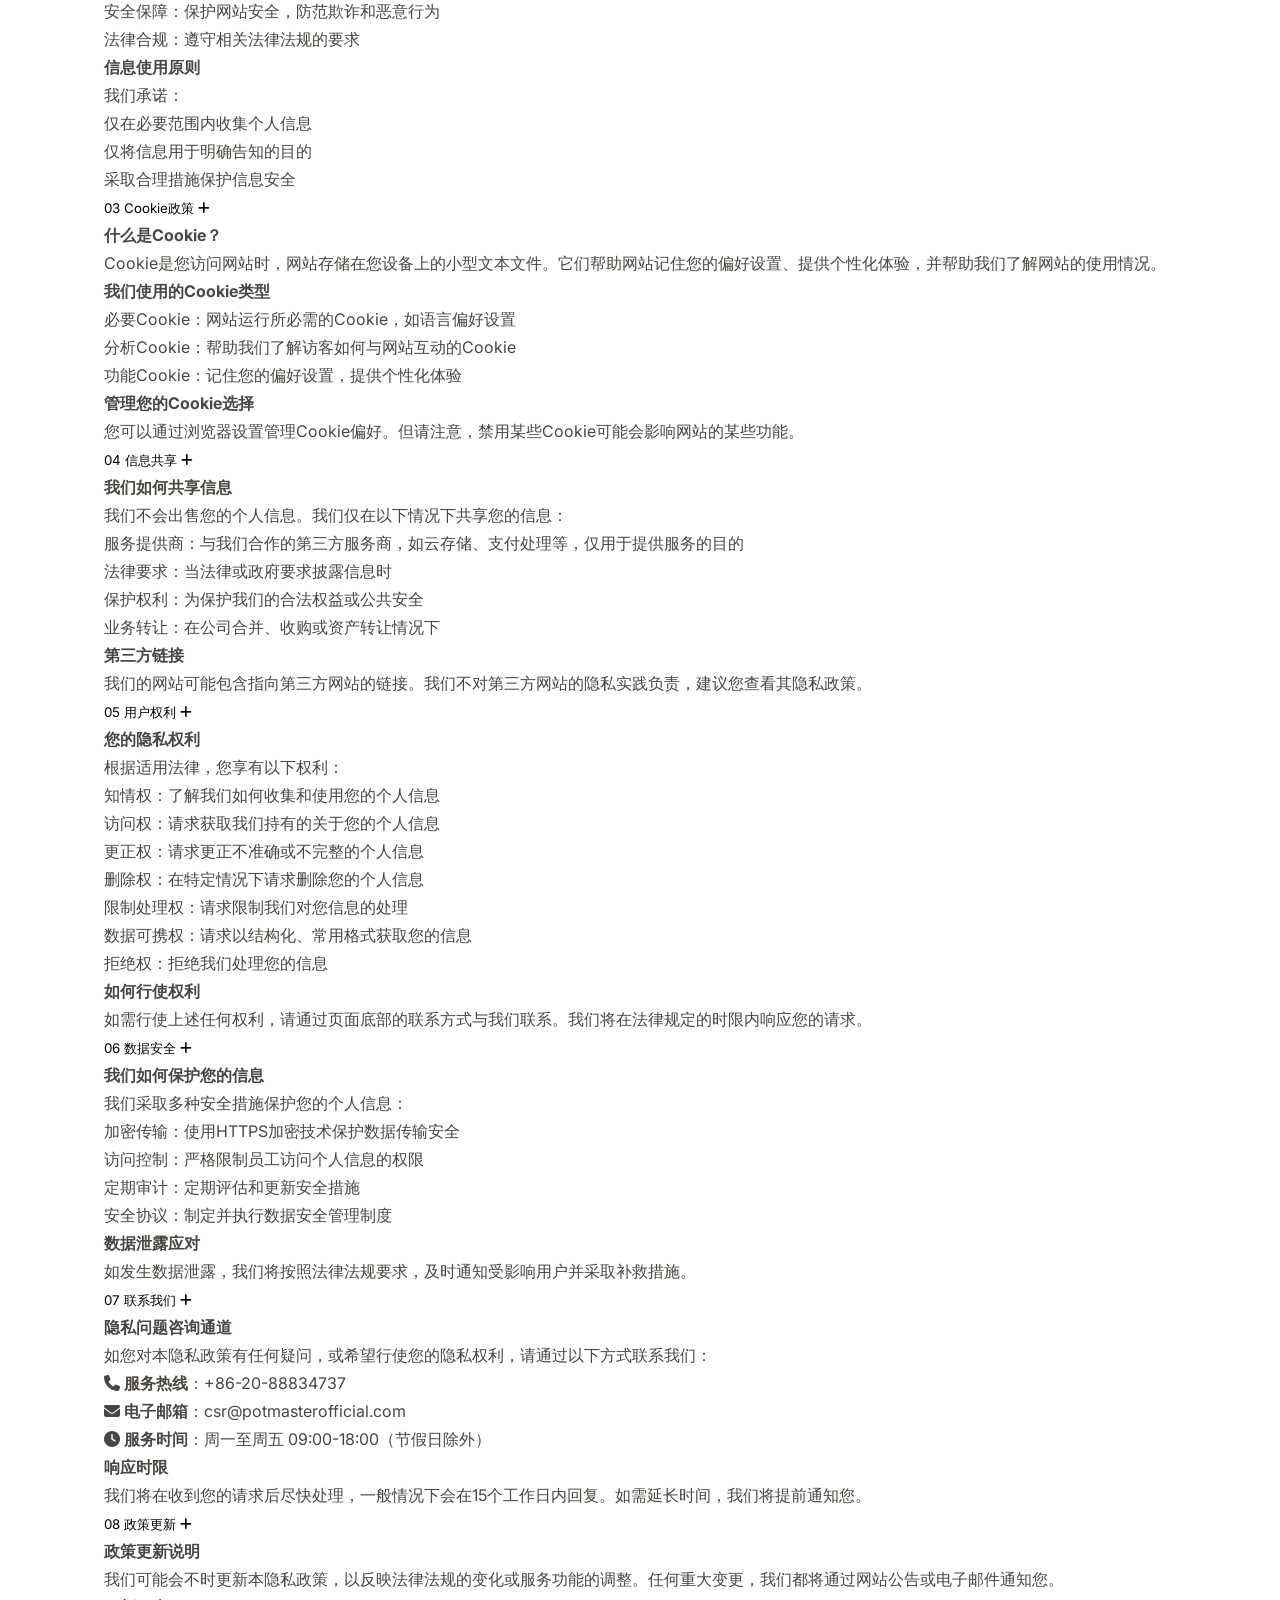
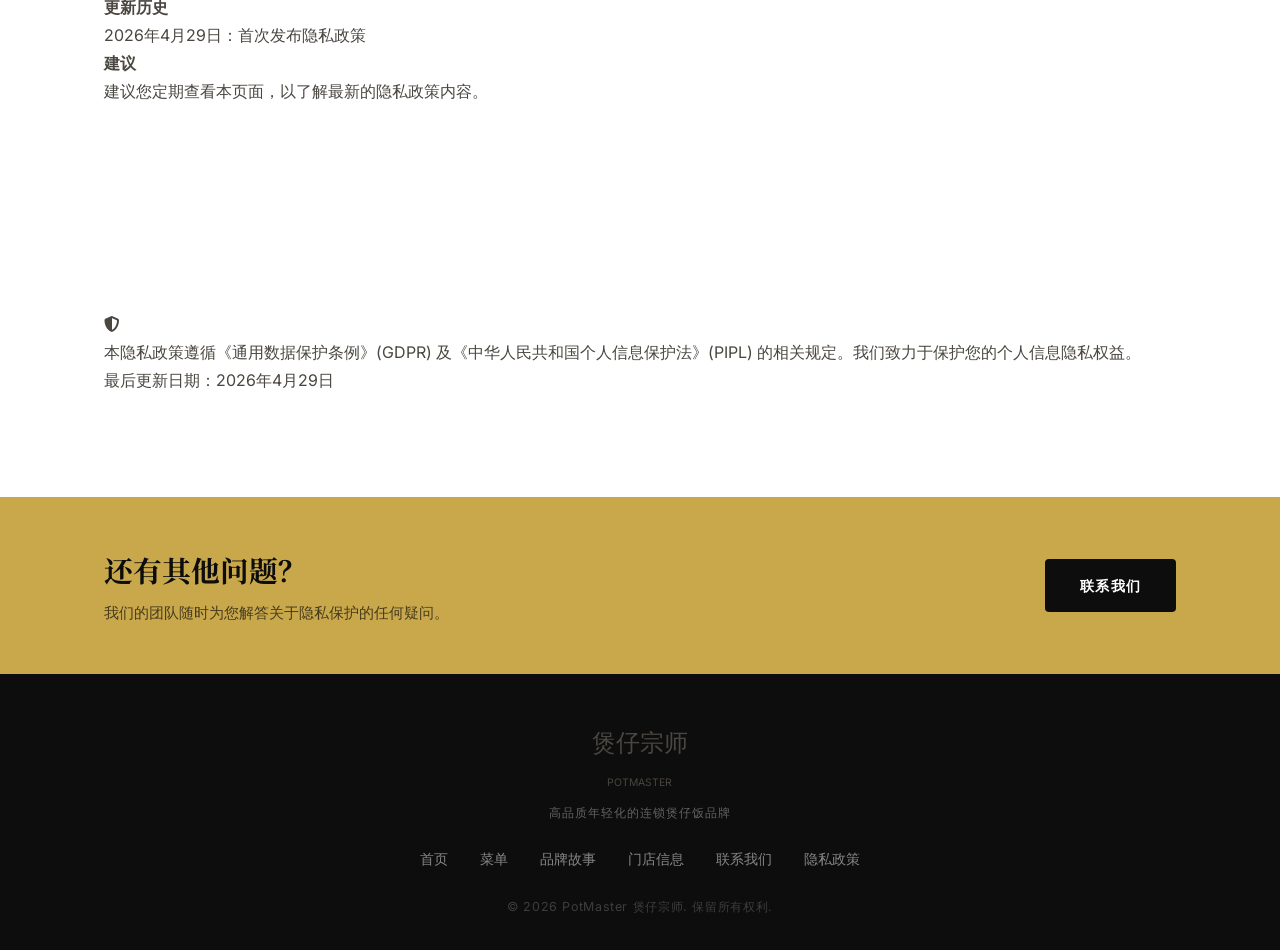
<file: privacy.html>
<!DOCTYPE html>
<html lang="zh-CN">
<head>
  <meta charset="UTF-8" />
  <meta name="baidu-site-verification" content="codeva-X3ttkF9pJB" />
  <meta name="viewport" content="width=device-width, initial-scale=1.0" />
  <title>隐私政策 Privacy Policy | PotMaster 煲仔宗师</title>
  <meta name="description" content="了解煲仔宗师如何收集、使用和保护您的个人信息。您的隐私权益，我们的庄严承诺。" />
  <meta name="keywords" content="隐私政策, Privacy Policy, 数据保护, GDPR, PIPL, 个人信息, 个人隐私" />
  <meta name="robots" content="index, follow" />

  <!-- Canonical URL -->
  <link rel="canonical" href="https://www.potmasterofficial.com/privacy.html" />

  <!-- Open Graph -->
  <meta property="og:title" content="隐私政策 Privacy Policy | PotMaster 煲仔宗师" />
  <meta property="og:description" content="了解煲仔宗师如何收集、使用和保护您的个人信息。您的隐私权益，我们的庄严承诺。" />
  <meta property="og:type" content="website" />
  <meta property="og:url" content="https://www.potmasterofficial.com/privacy.html" />
  <meta property="og:locale" content="zh_CN" />
  <meta property="og:locale:alternate" content="en_US" />
  <meta property="og:site_name" content="煲仔宗师 PotMaster" />

  <!-- Twitter Card -->
  <meta name="twitter:card" content="summary" />
  <meta name="twitter:title" content="隐私政策 Privacy Policy | PotMaster 煲仔宗师" />
  <meta name="twitter:description" content="了解煲仔宗师如何收集、使用和保护您的个人信息。" />

  <!-- Hreflang for multilingual -->
  <link rel="alternate" hreflang="zh-CN" href="https://www.potmasterofficial.com/privacy.html?lang=zh" />
  <link rel="alternate" hreflang="en" href="https://www.potmasterofficial.com/privacy.html?lang=en" />
  <link rel="alternate" hreflang="x-default" href="https://www.potmasterofficial.com/privacy.html" />

  <!-- Schema.org -->
  <script type="application/ld+json">
  {
    "@context": "https://schema.org",
    "@type": "WebPage",
    "name": "隐私政策 - Privacy Policy",
    "description": "了解煲仔宗师如何收集、使用和保护您的个人信息",
    "url": "https://www.potmasterofficial.com/privacy.html",
    "inLanguage": ["zh-CN", "en"]
  }
  </script>

  <link rel="manifest" href="site.webmanifest" />
  <link rel="preconnect" href="https://fonts.googleapis.com" />
  <link rel="preconnect" href="https://fonts.gstatic.com" crossorigin />
  <link href="https://fonts.googleapis.com/css2?family=Playfair+Display:ital,wght@0,400;0,600;0,700;1,400&family=Inter:wght@300;400;500;600&family=Noto+Serif+SC:wght@400;600;700&display=swap" rel="stylesheet" />
  <link rel="stylesheet" href="https://cdn.bootcdn.net/ajax/libs/font-awesome/6.4.0/css/all.min.css" />
  <link rel="stylesheet" href="styles.css" />
  <script src="inline-scripts.js" defer></script>
</head>
<body>

  <!-- NAVIGATION -->
  <div class="nav-overlay" id="navOverlay"></div>
  <nav class="navbar" id="navbar">
    <div class="container nav-inner">
      <a href="index.html" class="brand-logo">
        <img src="logo.png" alt="煲仔宗师 POTMASTER" class="logo-img" />
      </a>
      <ul class="nav-links" id="navLinks">
        <li><a href="index.html" class="nav-link" data-i18n="nav_home">首页</a></li>
        <li><a href="menu.html" class="nav-link" data-i18n="nav_menu">菜单</a></li>
        <li><a href="about.html" class="nav-link" data-i18n="nav_about">品牌故事</a></li>
        <li><a href="stores.html" class="nav-link" data-i18n="nav_stores">门店信息</a></li>
        <li><a href="contact.html" class="nav-link" data-i18n="nav_contact">联系我们</a></li>
        <li class="mobile-lang">
          <span class="lang-cn active-lang">中文(简)</span>
          <span> | </span>
          <span class="lang-tw">中文(繁)</span>
          <span> | </span>
          <span class="lang-en">EN</span>
        </li>
      </ul>
      <div class="nav-actions">
        <button class="lang-toggle" id="langToggle" aria-label="Switch Language">
          <span class="lang-cn active-lang">中文(简)</span>
          <span class="lang-divider">|</span>
          <span class="lang-tw">中文(繁)</span>
          <span class="lang-divider">|</span>
          <span class="lang-en">EN</span>
        </button>
        <button class="hamburger" id="hamburger" aria-label="Menu">
          <i class="fas fa-bars"></i>
        </button>
      </div>
    </div>
  </nav>

  <!-- PAGE HERO -->
  <section class="page-hero">
    <div class="page-hero-bg">
      <img src="images/hero-bg.jpg" alt="Privacy Policy" />
      <div class="hero-overlay"></div>
    </div>
    <div class="page-hero-content container">
      <p class="hero-tag" data-i18n="priv_hero_tag">见众生 · Serve All</p>
      <h1 data-i18n="priv_hero_title">隐私政策</h1>
      <p data-i18n="priv_hero_sub">您的隐私权益，我们的庄严承诺</p>
    </div>
  </section>

  <!-- QUICK NAVIGATION -->
  <section class="privacy-nav section-pad">
    <div class="container">
      <div class="privacy-nav-grid">
        <a href="#section-1" class="privacy-nav-card">
          <div class="pn-icon"><i class="fas fa-clipboard-list"></i></div>
          <h3 data-i18n="priv_nav1">信息收集</h3>
          <p data-i18n="priv_nav1_desc">我们收集的信息类型</p>
        </a>
        <a href="#section-3" class="privacy-nav-card">
          <div class="pn-icon"><i class="fas fa-cookie"></i></div>
          <h3 data-i18n="priv_nav2">Cookie政策</h3>
          <p data-i18n="priv_nav2_desc">Cookie使用与选择</p>
        </a>
        <a href="#section-7" class="privacy-nav-card">
          <div class="pn-icon"><i class="fas fa-envelope"></i></div>
          <h3 data-i18n="priv_nav3">联系我们</h3>
          <p data-i18n="priv_nav3_desc">隐私问题咨询通道</p>
        </a>
      </div>
    </div>
  </section>

  <!-- PRIVACY CONTENT -->
  <section class="privacy-content section-pad bg-off-white">
    <div class="container">
      <div class="privacy-accordion">

        <!-- Section 1: Information Collection -->
        <div class="accordion-item" id="section-1">
          <button class="accordion-header" aria-expanded="false">
            <span class="accordion-num">01</span>
            <span class="accordion-title" data-i18n="priv_s1_title">信息收集</span>
            <span class="accordion-icon"><i class="fas fa-plus"></i></span>
          </button>
          <div class="accordion-body">
            <div class="accordion-content">
              <h4 data-i18n="priv_s1_h1">我们收集哪些信息？</h4>
              <p data-i18n="priv_s1_p1">当您访问煲仔宗师网站或使用我们的服务时，我们可能会收集以下类型的信息：</p>
              <ul class="privacy-list">
                <li data-i18n="priv_s1_li1"><strong data-i18n="priv_s1_li1_strong">个人基本信息</strong>：包括姓名、电话号码、电子邮箱地址等，当您通过表单提交咨询或加盟申请时。</li>
                <li data-i18n="priv_s1_li2"><strong data-i18n="priv_s1_li2_strong">位置信息</strong>：您访问网站时的大致地理位置，用于优化服务体验。</li>
                <li data-i18n="priv_s1_li3"><strong data-i18n="priv_s1_li3_strong">设备信息</strong>：浏览器类型、操作系统、访问时间等，用于分析网站使用情况。</li>
                <li data-i18n="priv_s1_li4"><strong data-i18n="priv_s1_li4_strong">Cookies数据</strong>：用于记住您的偏好设置和提供个性化体验。</li>
              </ul>

              <h4 data-i18n="priv_s1_h2">信息收集方式</h4>
              <p data-i18n="priv_s1_p2">我们通过以下方式收集信息：</p>
              <ul class="privacy-list">
                <li data-i18n="priv_s1_li5">您主动提供的信息（如填写表单、订阅Newsletter）</li>
                <li data-i18n="priv_s1_li6">自动化技术收集的信息（如Cookies、服务器日志）</li>
                <li data-i18n="priv_s1_li7">第三方服务提供商共享的信息（如地图服务）</li>
              </ul>
            </div>
          </div>
        </div>

        <!-- Section 2: How We Use Your Information -->
        <div class="accordion-item" id="section-2">
          <button class="accordion-header" aria-expanded="false">
            <span class="accordion-num">02</span>
            <span class="accordion-title" data-i18n="priv_s2_title">信息使用</span>
            <span class="accordion-icon"><i class="fas fa-plus"></i></span>
          </button>
          <div class="accordion-body">
            <div class="accordion-content">
              <h4 data-i18n="priv_s2_h1">我们如何使用您的信息</h4>
              <p data-i18n="priv_s2_p1">我们收集的信息将用于以下目的：</p>
              <ul class="privacy-list">
                <li data-i18n="priv_s2_li1"><strong>提供服务</strong>：处理您的咨询请求、加盟申请等业务需求</li>
                <li data-i18n="priv_s2_li2"><strong>服务改进</strong>：分析网站使用数据，优化用户体验和服务质量</li>
                <li data-i18n="priv_s2_li3"><strong>营销沟通</strong>：在您同意的情况下，发送品牌动态、优惠活动等信息</li>
                <li data-i18n="priv_s2_li4"><strong>安全保障</strong>：保护网站安全，防范欺诈和恶意行为</li>
                <li data-i18n="priv_s2_li5"><strong>法律合规</strong>：遵守相关法律法规的要求</li>
              </ul>

              <h4 data-i18n="priv_s2_h2">信息使用原则</h4>
              <p data-i18n="priv_s2_p2">我们承诺：</p>
              <ul class="privacy-list">
                <li data-i18n="priv_s2_li6">仅在必要范围内收集个人信息</li>
                <li data-i18n="priv_s2_li7">仅将信息用于明确告知的目的</li>
                <li data-i18n="priv_s2_li8">采取合理措施保护信息安全</li>
              </ul>
            </div>
          </div>
        </div>

        <!-- Section 3: Cookie Policy -->
        <div class="accordion-item" id="section-3">
          <button class="accordion-header" aria-expanded="false">
            <span class="accordion-num">03</span>
            <span class="accordion-title" data-i18n="priv_s3_title">Cookie政策</span>
            <span class="accordion-icon"><i class="fas fa-plus"></i></span>
          </button>
          <div class="accordion-body">
            <div class="accordion-content">
              <h4 data-i18n="priv_s3_h1">什么是Cookie？</h4>
              <p data-i18n="priv_s3_p1">Cookie是您访问网站时，网站存储在您设备上的小型文本文件。它们帮助网站记住您的偏好设置、提供个性化体验，并帮助我们了解网站的使用情况。</p>

              <h4 data-i18n="priv_s3_h2">我们使用的Cookie类型</h4>
              <ul class="privacy-list">
                <li data-i18n="priv_s3_li1"><strong data-i18n="priv_s3_li1_strong">必要Cookie</strong>：网站运行所必需的Cookie，如语言偏好设置</li>
                <li data-i18n="priv_s3_li2"><strong data-i18n="priv_s3_li2_strong">分析Cookie</strong>：帮助我们了解访客如何与网站互动的Cookie</li>
                <li data-i18n="priv_s3_li3"><strong data-i18n="priv_s3_li3_strong">功能Cookie</strong>：记住您的偏好设置，提供个性化体验</li>
              </ul>

              <h4 data-i18n="priv_s3_h3">管理您的Cookie选择</h4>
              <p data-i18n="priv_s3_p3">您可以通过浏览器设置管理Cookie偏好。但请注意，禁用某些Cookie可能会影响网站的某些功能。</p>
            </div>
          </div>
        </div>

        <!-- Section 4: Information Sharing -->
        <div class="accordion-item" id="section-4">
          <button class="accordion-header" aria-expanded="false">
            <span class="accordion-num">04</span>
            <span class="accordion-title" data-i18n="priv_s4_title">信息共享</span>
            <span class="accordion-icon"><i class="fas fa-plus"></i></span>
          </button>
          <div class="accordion-body">
            <div class="accordion-content">
              <h4 data-i18n="priv_s4_h1">我们如何共享信息</h4>
              <p data-i18n="priv_s4_p1">我们不会出售您的个人信息。我们仅在以下情况下共享您的信息：</p>
              <ul class="privacy-list">
                <li data-i18n="priv_s4_li1"><strong>服务提供商</strong>：与我们合作的第三方服务商，如云存储、支付处理等，仅用于提供服务的目的</li>
                <li data-i18n="priv_s4_li2"><strong>法律要求</strong>：当法律或政府要求披露信息时</li>
                <li data-i18n="priv_s4_li3"><strong>保护权利</strong>：为保护我们的合法权益或公共安全</li>
                <li data-i18n="priv_s4_li4"><strong>业务转让</strong>：在公司合并、收购或资产转让情况下</li>
              </ul>

              <h4 data-i18n="priv_s4_h2">第三方链接</h4>
              <p data-i18n="priv_s4_p2">我们的网站可能包含指向第三方网站的链接。我们不对第三方网站的隐私实践负责，建议您查看其隐私政策。</p>
            </div>
          </div>
        </div>

        <!-- Section 5: Your Rights -->
        <div class="accordion-item" id="section-5">
          <button class="accordion-header" aria-expanded="false">
            <span class="accordion-num">05</span>
            <span class="accordion-title" data-i18n="priv_s5_title">用户权利</span>
            <span class="accordion-icon"><i class="fas fa-plus"></i></span>
          </button>
          <div class="accordion-body">
            <div class="accordion-content">
              <h4 data-i18n="priv_s5_h1">您的隐私权利</h4>
              <p data-i18n="priv_s5_p1">根据适用法律，您享有以下权利：</p>
              <ul class="privacy-list">
                <li data-i18n="priv_s5_li1"><strong>知情权</strong>：了解我们如何收集和使用您的个人信息</li>
                <li data-i18n="priv_s5_li2"><strong>访问权</strong>：请求获取我们持有的关于您的个人信息</li>
                <li data-i18n="priv_s5_li3"><strong>更正权</strong>：请求更正不准确或不完整的个人信息</li>
                <li data-i18n="priv_s5_li4"><strong>删除权</strong>：在特定情况下请求删除您的个人信息</li>
                <li data-i18n="priv_s5_li5"><strong>限制处理权</strong>：请求限制我们对您信息的处理</li>
                <li data-i18n="priv_s5_li6"><strong>数据可携权</strong>：请求以结构化、常用格式获取您的信息</li>
                <li data-i18n="priv_s5_li7"><strong>拒绝权</strong>：拒绝我们处理您的信息</li>
              </ul>

              <h4 data-i18n="priv_s5_h2">如何行使权利</h4>
              <p data-i18n="priv_s5_p2">如需行使上述任何权利，请通过页面底部的联系方式与我们联系。我们将在法律规定的时限内响应您的请求。</p>
            </div>
          </div>
        </div>

        <!-- Section 6: Data Security -->
        <div class="accordion-item" id="section-6">
          <button class="accordion-header" aria-expanded="false">
            <span class="accordion-num">06</span>
            <span class="accordion-title" data-i18n="priv_s6_title">数据安全</span>
            <span class="accordion-icon"><i class="fas fa-plus"></i></span>
          </button>
          <div class="accordion-body">
            <div class="accordion-content">
              <h4 data-i18n="priv_s6_h1">我们如何保护您的信息</h4>
              <p data-i18n="priv_s6_p1">我们采取多种安全措施保护您的个人信息：</p>
              <ul class="privacy-list">
                <li data-i18n="priv_s6_li1"><strong>加密传输</strong>：使用HTTPS加密技术保护数据传输安全</li>
                <li data-i18n="priv_s6_li2"><strong>访问控制</strong>：严格限制员工访问个人信息的权限</li>
                <li data-i18n="priv_s6_li3"><strong>定期审计</strong>：定期评估和更新安全措施</li>
                <li data-i18n="priv_s6_li4"><strong>安全协议</strong>：制定并执行数据安全管理制度</li>
              </ul>

              <h4 data-i18n="priv_s6_h2">数据泄露应对</h4>
              <p data-i18n="priv_s6_p2">如发生数据泄露，我们将按照法律法规要求，及时通知受影响用户并采取补救措施。</p>
            </div>
          </div>
        </div>

        <!-- Section 7: Contact Us -->
        <div class="accordion-item" id="section-7">
          <button class="accordion-header" aria-expanded="false">
            <span class="accordion-num">07</span>
            <span class="accordion-title" data-i18n="priv_s7_title">联系我们</span>
            <span class="accordion-icon"><i class="fas fa-plus"></i></span>
          </button>
          <div class="accordion-body">
            <div class="accordion-content">
              <h4 data-i18n="priv_s7_h1">隐私问题咨询通道</h4>
              <p data-i18n="priv_s7_p1">如您对本隐私政策有任何疑问，或希望行使您的隐私权利，请通过以下方式联系我们：</p>
              <ul class="privacy-list contact-list">
                <li><i class="fas fa-phone"></i> <strong data-i18n="priv_s7_phone">服务热线</strong>：+86-20-88834737</li>
                <li><i class="fas fa-envelope"></i> <strong data-i18n="priv_s7_email">电子邮箱</strong>：csr@potmasterofficial.com</li>
                <li><i class="fas fa-clock"></i> <strong data-i18n="priv_s7_hours">服务时间</strong>：<span data-i18n="priv_s7_hours_detail">周一至周五 09:00-18:00（节假日除外）</span></li>
              </ul>

              <h4 data-i18n="priv_s7_h2">响应时限</h4>
              <p data-i18n="priv_s7_p2">我们将在收到您的请求后尽快处理，一般情况下会在15个工作日内回复。如需延长时间，我们将提前通知您。</p>
            </div>
          </div>
        </div>

        <!-- Section 8: Policy Updates -->
        <div class="accordion-item" id="section-8">
          <button class="accordion-header" aria-expanded="false">
            <span class="accordion-num">08</span>
            <span class="accordion-title" data-i18n="priv_s8_title">政策更新</span>
            <span class="accordion-icon"><i class="fas fa-plus"></i></span>
          </button>
          <div class="accordion-body">
            <div class="accordion-content">
              <h4 data-i18n="priv_s8_h1">政策更新说明</h4>
              <p data-i18n="priv_s8_p1">我们可能会不时更新本隐私政策，以反映法律法规的变化或服务功能的调整。任何重大变更，我们都将通过网站公告或电子邮件通知您。</p>

              <h4 data-i18n="priv_s8_h2">更新历史</h4>
              <ul class="privacy-list">
                <li data-i18n="priv_s8_li1"><strong>2026年4月29日</strong>：首次发布隐私政策</li>
              </ul>

              <h4 data-i18n="priv_s8_h3">建议</h4>
              <p data-i18n="priv_s8_p3">建议您定期查看本页面，以了解最新的隐私政策内容。</p>
            </div>
          </div>
        </div>

      </div>
    </div>
  </section>

  <!-- LEGAL NOTICE -->
  <section class="legal-notice section-pad">
    <div class="container">
      <div class="legal-notice-inner">
        <div class="legal-icon"><i class="fas fa-shield-alt"></i></div>
        <p data-i18n="priv_legal_text">本隐私政策遵循《通用数据保护条例》(GDPR) 及《中华人民共和国个人信息保护法》(PIPL) 的相关规定。我们致力于保护您的个人信息隐私权益。</p>
        <p class="legal-date" data-i18n="priv_last_updated">最后更新日期：2026年4月29日</p>
      </div>
    </div>
  </section>

  <!-- CTA STRIP -->
  <section class="cta-strip">
    <div class="container cta-strip-inner">
      <div class="cta-strip-text">
        <h2 data-i18n="priv_cta_title">还有其他问题？</h2>
        <p data-i18n="priv_cta_sub">我们的团队随时为您解答关于隐私保护的任何疑问。</p>
      </div>
      <div class="cta-strip-buttons">
        <a href="contact.html" class="btn btn-primary" data-i18n="priv_cta_btn">联系我们</a>
      </div>
    </div>
  </section>

  <!-- FOOTER -->
  <footer class="footer">
    <div class="container footer-inner">
      <div class="footer-brand">
        <span class="logo-cn">煲仔宗师</span>
        <span class="logo-en">POTMASTER</span>
        <p data-i18n="footer_tagline">高品质年轻化的连锁煲仔饭品牌</p>
      </div>
      <div class="footer-links">
        <a href="index.html" data-i18n="nav_home">首页</a>
        <a href="menu.html" data-i18n="nav_menu">菜单</a>
        <a href="about.html" data-i18n="nav_about">品牌故事</a>
        <a href="stores.html" data-i18n="nav_stores">门店信息</a>
        <a href="contact.html" data-i18n="nav_contact">联系我们</a>
        <a href="privacy.html" data-i18n="nav_privacy">隐私政策</a>
      </div>
      <p class="footer-copy" data-i18n="footer_copy">&copy; 2026 PotMaster 煲仔宗师. 保留所有权利.</p>
    </div>
  </footer>

  <script src="script.js"></script>

</body>
</html>
</file>
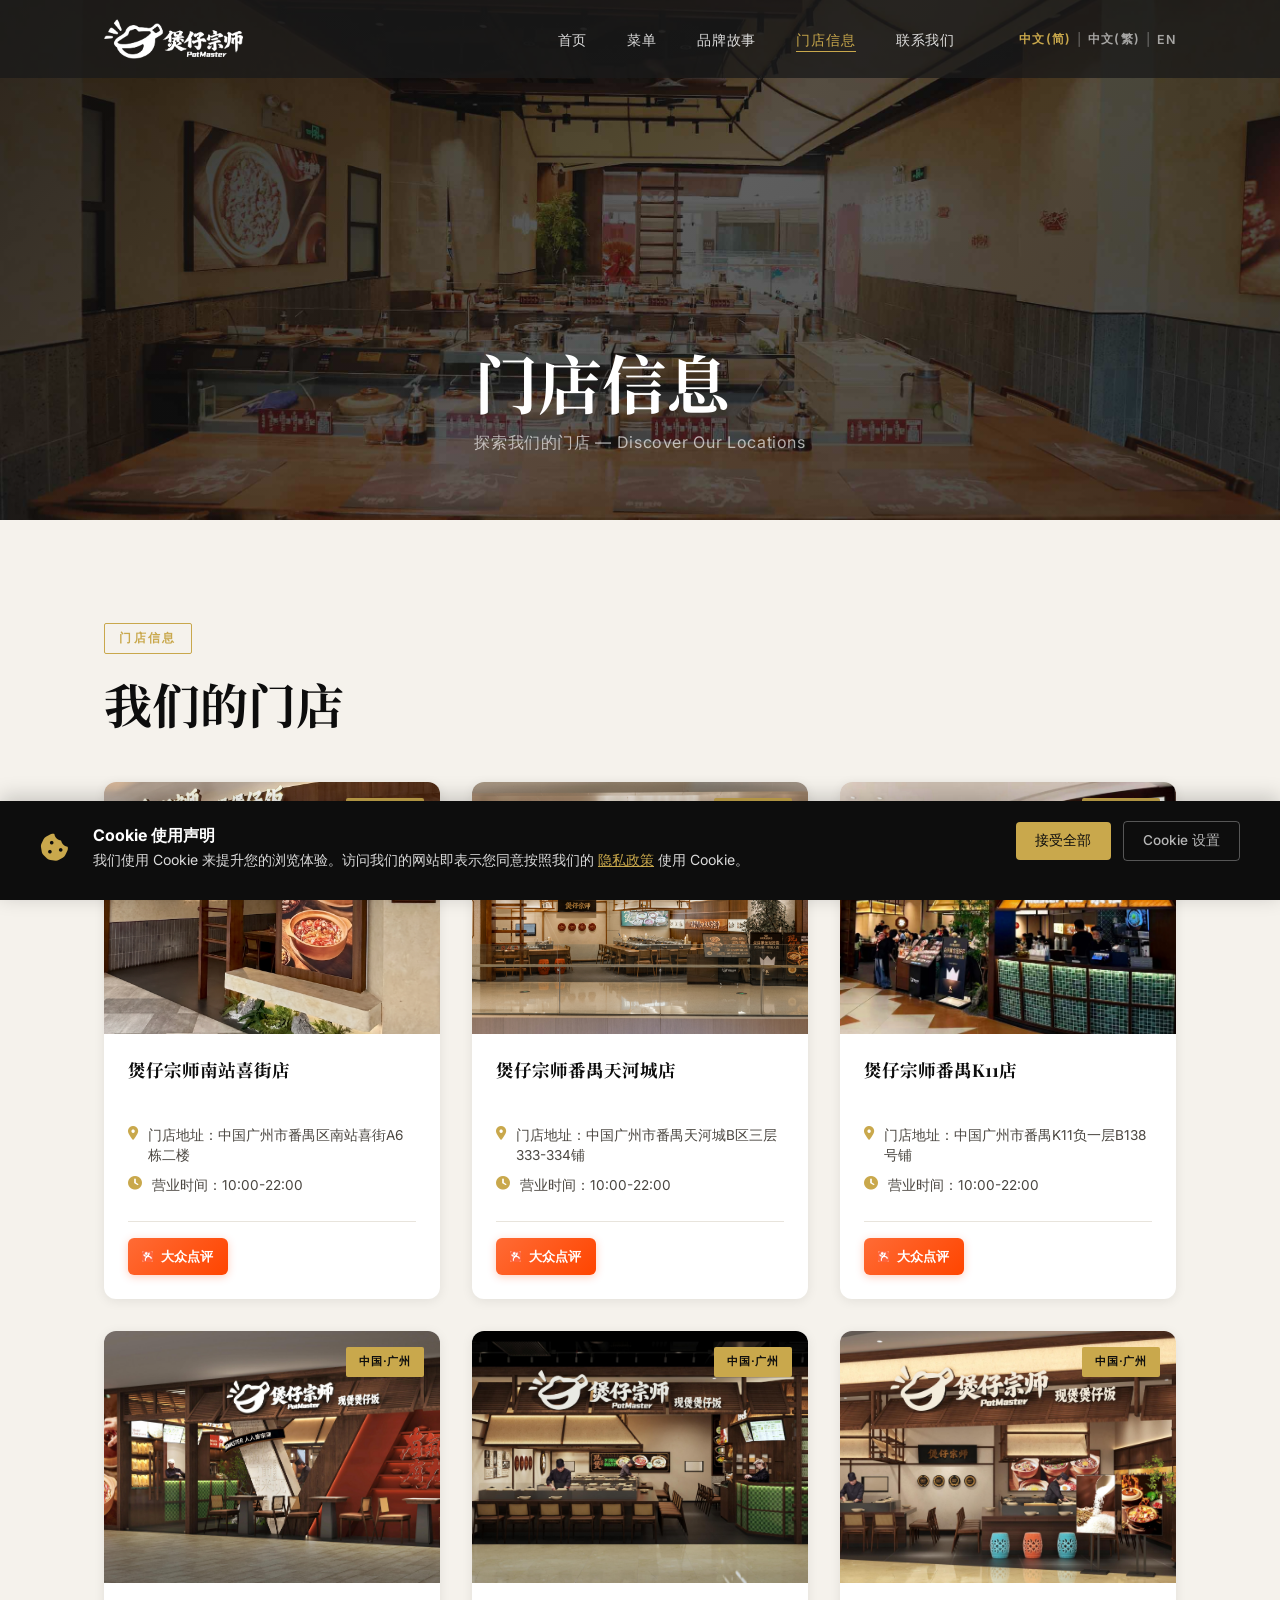
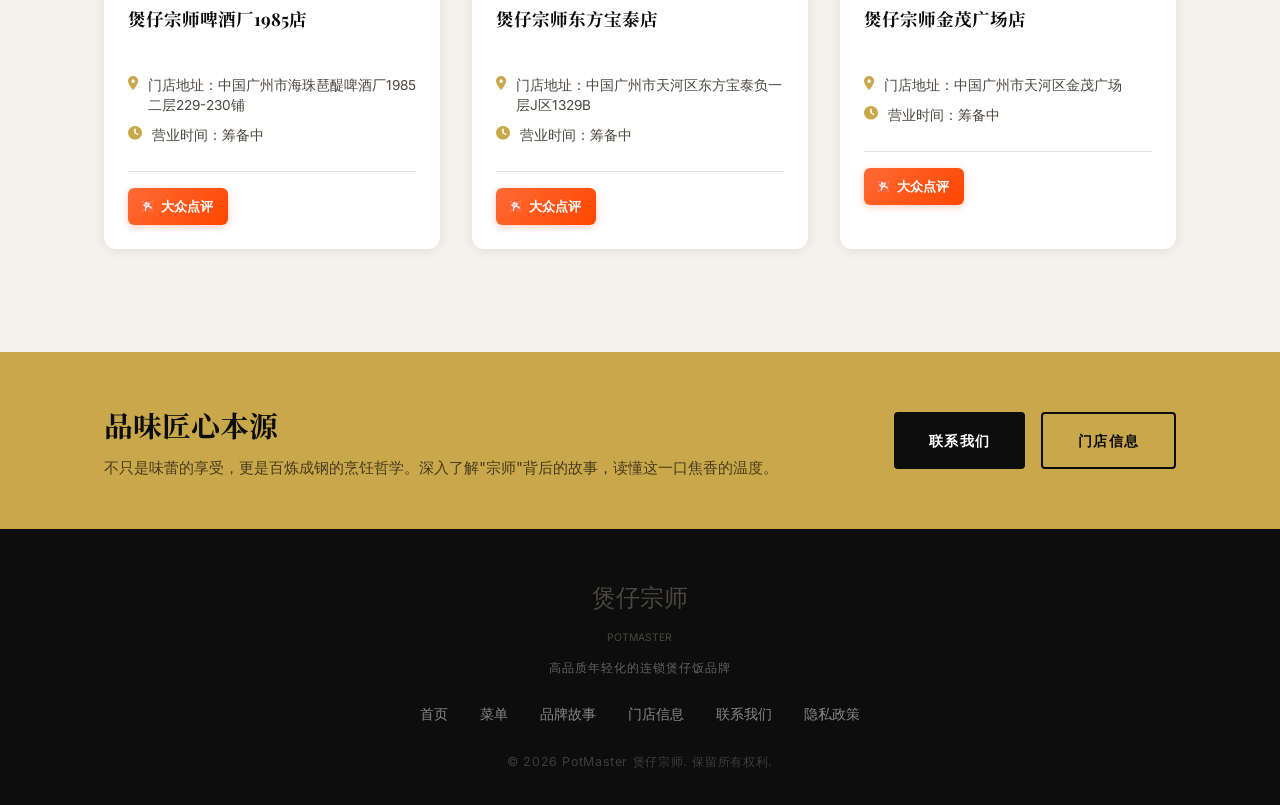
<file: stores.html>
<!DOCTYPE html>
<html lang="zh-CN" data-page-node-id="oQ70FQqmGlQ2tyH9FKyIHV">
<head data-page-node-id="p2PtXtejCiFmyq2V7kBQJ4">
  <meta charset="UTF-8" data-page-node-id="I712kGSSSjpHSpUpBj9tPJ" />
  <meta name="baidu-site-verification" content="codeva-X3ttkF9pJB" data-page-node-id="ERgoPsAI0rCgZD2mlJGQoL" />
  <meta name="viewport" content="width=device-width, initial-scale=1.0" data-page-node-id="Qp0J7NHS17uJfQ5v1lgple" />
  <title>门店信息 Store Locations | PotMaster 煲仔宗师</title>
  <meta name="description" content="煲仔宗师门店地址、营业时间、联系方式。广州K11店、丽影广场店、万胜围店恭候您的光临。" data-page-node-id="8uXXKqm1cxsE64ucpNIE3C" />
  <meta name="keywords" content="煲仔宗师门店, 门店地址, Store Locations, 广州煲仔饭, 番禺K11" data-page-node-id="XTzkRvWh8MbSFiZrX0NgZ0" />
  <meta name="robots" content="index, follow" data-page-node-id="6QusOdf6zCFqnNRPbHNFi7" />

  <!-- Canonical URL -->
  <link rel="canonical" href="https://www.potmasterofficial.com/stores.html" data-page-node-id="XAh9C7yS5vprPQF2tnk2C9" />

  <!-- Open Graph -->
  <meta property="og:title" content="门店信息 Store Locations | PotMaster 煲仔宗师" data-page-node-id="dCLfNWeeOVA6Ez3pasjnZB" />
  <meta property="og:description" content="煲仔宗师三家门店恭候您的光临。广州K11店、丽影广场店、万胜围店。" data-page-node-id="WVBZEbv1gkF3vihzR3Anvk" />
  <meta property="og:type" content="website" data-page-node-id="uNBoM7lTPVeviqqSc5ly4d" />
  <meta property="og:url" content="https://www.potmasterofficial.com/stores.html" data-page-node-id="0dSJUDLt8YaMncyMxYI5cc" />
  <meta property="og:image" content="https://www.potmasterofficial.com/images/store1.1.png" data-page-node-id="e5ESHp2GqvEQydz7X4WNVJ" />
  <meta property="og:image:width" content="1200" data-page-node-id="iBG4eLAbmX9P1O2oisGLiI" />
  <meta property="og:image:height" content="630" data-page-node-id="Ged2lzfXAiX4HrqFxXRz8D" />
  <meta property="og:locale" content="zh_CN" data-page-node-id="GGhdIhO9NoxTkldUEA6dip" />
  <meta property="og:locale:alternate" content="en_US" data-page-node-id="4mtvo5BU47nUFxcskdrG7t" />
  <meta property="og:site_name" content="煲仔宗师 PotMaster" data-page-node-id="l04fRuZt3uazyDXsrRb7DB" />

  <!-- Twitter Card -->
  <meta name="twitter:card" content="summary_large_image" data-page-node-id="ZD0ClCs5HOm7eKritNoBdA" />
  <meta name="twitter:title" content="门店信息 Store Locations | PotMaster 煲仔宗师" data-page-node-id="HaTnuwWDnQcffUYYmnD9us" />
  <meta name="twitter:description" content="煲仔宗师三家门店恭候您的光临。广州K11店、丽影广场店、万胜围店。" data-page-node-id="flHhGEUse9qkKzGvzH8kXj" />
  <meta name="twitter:image" content="https://www.potmasterofficial.com/images/store1.1.png" data-page-node-id="Zh896kTcvBfPA9P7Yf3pe4" />

  <!-- Hreflang for multilingual -->
  <link rel="alternate" hreflang="zh-CN" href="https://www.potmasterofficial.com/stores.html?lang=zh" data-page-node-id="0xsixBlfjS5z4JMWwWJkjp" />
  <link rel="alternate" hreflang="en" href="https://www.potmasterofficial.com/stores.html?lang=en" data-page-node-id="D2gQAJOVn2bPziBE616GE1" />
  <link rel="alternate" hreflang="x-default" href="https://www.potmasterofficial.com/stores.html" data-page-node-id="rpRnEJ55om9HlHJWcZG4dX" />

  <!-- Schema.org LocalBusiness -->
  <script type="application/ld+json">
  {
    "@context": "https://schema.org",
    "@type": "Restaurant",
    "name": "煲仔宗师 PotMaster",
    "image": "https://www.potmasterofficial.com/images/store1.jpg",
    "priceRange": "$$",
    "servesCuisine": "Cantonese",
    "address": {
      "@type": "PostalAddress",
      "addressLocality": "广州市",
      "addressRegion": "广东省",
      "addressCountry": "CN"
    },
    "hasMenu": "https://www.potmasterofficial.com/menu.html",
    "url": "https://www.potmasterofficial.com"
  }
  </script>
  <link rel="manifest" href="site.webmanifest" data-page-node-id="2aOLVsfvsJDuHdEHsvesJL" />
  <link rel="preconnect" href="https://fonts.googleapis.com" data-page-node-id="ur26zSqvLFtaCIUN5QkMZT" />
  <link rel="preconnect" href="https://fonts.gstatic.com" crossorigin data-page-node-id="1hAKTwGL7419UPZNPsz8o2" />
  <link href="https://fonts.googleapis.com/css2?family=Playfair+Display:ital,wght@0,400;0,600;0,700;1,400&family=Inter:wght@300;400;500;600&family=Noto+Serif+SC:wght@400;600;700&display=swap" rel="stylesheet" data-page-node-id="qYDehgseHnug1HhlnaaCW6" />
  <link rel="stylesheet" href="https://cdn.jsdelivr.net/npm/@fortawesome/fontawesome-free@6.4.0/css/all.min.css" data-page-node-id="W5kkpZf3ya1Dx007eAaMr9" />
  <link rel="stylesheet" href="styles.css" data-page-node-id="MuBcdG6rCXpNbo5RQVl3IO" />
  <script src="inline-scripts.js" defer></script>
</head>
<body data-page-node-id="2moRAMeZaDKUEDgbBsrvko">

  <nav class="navbar" id="navbar" data-page-node-id="0DgFXcwcs7jLv9Ur5kV9dI">
    <div class="nav-overlay" id="navOverlay" data-page-node-id="LE4rcbbGDYyWBEtbOpX1JX"></div>
    <div class="container nav-inner" data-page-node-id="1SUEtAASbaZLqkTzfKVyI4">
      <a href="index.html" class="brand-logo" data-page-node-id="lgeBK89FZNiRj03HJVSkgX">
        <img src="logo.png" alt="煲仔宗师 POTMASTER" class="logo-img" data-page-node-id="B3f0C5ZlZjfJZAy2VaRSEe" />
      </a>
      <ul class="nav-links" id="navLinks" data-page-node-id="HvVxhwrSSXKoBmEiXO49rk">
        <li data-page-node-id="jArxmq3qjKuvmY8baSLF7D"><a href="index.html" class="nav-link" data-i18n="nav_home" data-page-node-id="iEiowNLStGxTLVeDegO0oT">首页</a></li>
        <li data-page-node-id="6Q6DiANiLUR4zIf40vf2XI"><a href="menu.html" class="nav-link" data-i18n="nav_menu" data-page-node-id="i91QXOWudbmlRnGc1HVO2x">菜单</a></li>
        <li data-page-node-id="5bUPYG7lzxCGn6JN0OcmjF"><a href="about.html" class="nav-link" data-i18n="nav_about" data-page-node-id="N7CGoGeQNos1GRZlbUV6Rb">品牌故事</a></li>
        <li data-page-node-id="vVigtBJlyTrRG3KWZQJlXy"><a href="stores.html" class="nav-link active" data-i18n="nav_stores" data-page-node-id="Dog38RDY0BmOzmBQ3ZH8WS">门店信息</a></li>
        <li data-page-node-id="sHpYHjABc8EM3mwGJEVpPd"><a href="contact.html" class="nav-link" data-i18n="nav_contact" data-page-node-id="NYAJgVc9ima6K2Ay5evLmT">联系我们</a></li>
        <li class="mobile-lang" data-page-node-id="S5gZ6N1hHCutkWqepVUmc4">
          <span class="lang-cn active-lang" data-page-node-id="dCHGSinD9i0Dmm7BPH5NUC">中文(简)</span>
          <span data-page-node-id="RLMcjX4UWnBnETdOY6Bj55"> | </span>
          <span class="lang-tw" data-page-node-id="CEUwCKM0aVp4HH2t4o8DeH">中文(繁)</span>
          <span data-page-node-id="tnJaxSCV3nzYGeaWk5VieR"> | </span>
          <span class="lang-en" data-page-node-id="lKMu7G1K1wnCqf0YRQNv2O">EN</span>
        </li>
      </ul>
      <div class="nav-actions" data-page-node-id="DPKa3AVCyghAlFLf7EvLGd">
        <button class="lang-toggle" id="langToggle" aria-label="Switch Language" data-page-node-id="ZPm0h5TI52KV2FTOSKchtj">
          <span class="lang-cn active-lang" data-page-node-id="f6OCd3c01VwtptLwFDZNzj">中文(简)</span>
          <span class="lang-divider" data-page-node-id="ksLAVH8PppWn2rB2rYWnBC">|</span>
          <span class="lang-tw" data-page-node-id="nBSZm2eOSyyWa6lLBsBE9L">中文(繁)</span>
          <span class="lang-divider" data-page-node-id="KcbnmJAb1P5ORYzdDOB6iq">|</span>
          <span class="lang-en" data-page-node-id="Maxd4ObQ9CiN9f2iGG2RO8">EN</span>
        </button>
        <button class="hamburger" id="hamburger" aria-label="Menu" data-page-node-id="azxqiVzTcVGZNJPQOm17Zq">
          <svg class="menu-icon" xmlns="http://www.w3.org/2000/svg" width="24" height="24" viewBox="0 0 448 512" data-page-node-id="sN7tvTpT2nSR0FIY6luQza"><path fill="#C9A84C" d="M442 114H6a6 6 0 0 1-6-6V84a6 6 0 0 1 6-6h436a6 6 0 0 1 6 6v24a6 6 0 0 1-6 6zM448 196v24a6 6 0 0 1-6 6H6a6 6 0 0 1-6-6v-24a6 6 0 0 1 6-6h436a6 6 0 0 1 6 6zm0 128v24a6 6 0 0 1-6 6H6a6 6 0 0 1-6-6v-24a6 6 0 0 1 6-6h436a6 6 0 0 1 6 6z" data-page-node-id="gb8GmHNtXIEHN2YgGkUzwT"/></svg>
        </button>
      </div>
    </div>
  </nav>

  <!-- PAGE HERO -->
  <section class="page-hero" data-page-node-id="NehpoH1GFMmYC5wEBDZhWl">
    <div class="page-hero-bg" data-page-node-id="QNBnXFYwzM0tq6oD5GSr8K">
      <img src="images/contact-hero.jpg" alt="煲仔宗师门店信息" data-page-node-id="fadgS6cqmDnFENFuycGgPS" />
      <div class="hero-overlay" data-page-node-id="JY01qEEWS5vvi0LuyIerb5"></div>
    </div>
    <div class="page-hero-content container" data-page-node-id="4vdoHddX7DmOH8EATzWM1I">
      <h1 data-i18n="stores_hero_title" data-page-node-id="2sKutJAI0pynonns9o9CTz">门店信息</h1>
      <p data-i18n="stores_hero_sub" data-page-node-id="USnzt65UPSxE86hNyOlgUW">探索我们的门店 — Discover Our Locations</p>
    </div>
  </section>

  <!-- STORE LOCATIONS -->
  <section class="store-locations section-pad" data-page-node-id="Rz7lTQTNtGn3OzCkwOlby5">
    <div class="container" data-page-node-id="80xGvQX17SKVFO3eqiR9pI">
      <p class="section-badge" data-i18n="stores_badge" data-page-node-id="5nTxUC6lYqQO0K3gh7PGaE">门店信息</p>
      <h2 class="section-title" data-i18n="stores_title" data-page-node-id="3s0BEgf2IlDbfsZmJs8fF9">我们的门店</h2>
      <p class="section-sub" data-i18n="stores_sub" data-page-node-id="18ArfEC6XP3f5vF2ieqZus">Our Store Locations</p>
      
      <div class="locations-grid" data-page-node-id="e92Cvo0CHGX8JD65LMTCBi">
        <!-- Store 1 -->
        <div class="location-card" data-page-node-id="dn6L5NEAc9ih0evVaGr4TK">
          <div class="location-img" data-page-node-id="ugRunPGGYuiPrLNjPkWGsh">
            <img src="images/store1.1.png" alt="煲仔宗师南站喜街店" loading="lazy" data-page-node-id="jfMeSP3KEU9ISB1RpyeiBz" />
            <div class="location-badge" data-i18n="store1_badge" data-page-node-id="5VfGPVoWAwcCDXxmQrEAxw">中国·广州</div>
          </div>
          <div class="location-info" data-page-node-id="JmqDd23oSbPOB5NOdC1Njy">
            <h3 data-i18n="store1_name" data-page-node-id="qLUYoWI61ic0ZOa3w6QzUn">煲仔宗师南站喜街店</h3>
            <div class="location-details" data-page-node-id="oEFABBUuKLDik0H45dVvoh">
              <div class="detail-item" data-page-node-id="rOyQVeny8JCIU0pAGtjR6F">
                <i class="fas fa-map-marker-alt" data-page-node-id="F756pGeQEbN6yDC5o7901B"></i>
                <span data-i18n="store1_address" data-page-node-id="i5UGgupLVAyH2pzTW0HcCt">门店地址：中国广州市番禺区南站喜街A6栋二楼</span>
              </div>
              <div class="detail-item" data-page-node-id="wD22t738C2zIi431b1KN7v">
                <i class="fas fa-clock" data-page-node-id="rXQQDvls7ij82dCUJ4Fn0y"></i>
                <span data-i18n="store1_date" data-page-node-id="OFoYUVmjtbZXRABYnNBxZc">营业时间：10:00-22:00</span>
              </div>
              <div class="location-actions" data-page-node-id="Wtd0JOHbka0mDaDmrVdEHV">
                <a href="https://www.dianping.com/shop/G9MBqrXvRC51rlcs" target="_blank" rel="noopener noreferrer" class="dianping-btn" aria-label="在大众点评查看煲仔宗师南站喜街店" data-page-node-id="klL6cqlTSWSBHHr80PYHQx">
                  <img src="images/dianping-logo.jpg" alt="大众点评" data-page-node-id="Sp6Ilmaqpjo41GyEw7WnVr" />
                  <span data-page-node-id="Q42l96yExmhHEbna6Fr4vP">大众点评</span>
                </a>
              </div>
            </div>
          </div>
        </div>

        <!-- Store 2 -->
        <div class="location-card" data-page-node-id="lIAHkeyKgVJT9SSBUOI87l">
          <div class="location-img" data-page-node-id="peDEmAFW6WVsqt16sIYz0N">
            <img src="images/store2.jpg" alt="煲仔宗师番禺天河城店" loading="lazy" data-page-node-id="kB6lt2XBJHaOlpPHWCAvLq" />
            <div class="location-badge" data-i18n="store2_badge" data-page-node-id="bpzMDnMa0uKOmupMGMDsX6">中国·广州</div>
          </div>
          <div class="location-info" data-page-node-id="3X2Gt8vNbtFgX6Hr44AvLI">
            <h3 data-i18n="store2_name" data-page-node-id="7pNWd8tp50WkWgDJFFme3J">煲仔宗师番禺天河城店</h3>
            <div class="location-details" data-page-node-id="q3XGJxDyzDlqGjvTwFYE87">
              <div class="detail-item" data-page-node-id="sQl0IWkJx3hHnVxri0PWJf">
                <i class="fas fa-map-marker-alt" data-page-node-id="Vy09d6PrFLIFey6iUbPMhF"></i>
                <span data-i18n="store2_address" data-page-node-id="FWViN0GzgkJoFQDSkZDVPs">门店地址：中国广州市番禺天河城B区三层333-334铺</span>
              </div>
              <div class="detail-item" data-page-node-id="aN9bB2qEpqcMFjcVuskRRN">
                <i class="fas fa-clock" data-page-node-id="GJrUHmRq9Ohh5lDoxpPYcA"></i>
                <span data-i18n="store2_date" data-page-node-id="wdheG56i4KDqdaMWOdXtmq">营业时间：10:00-22:00</span>
              </div>
              <div class="location-actions" data-page-node-id="sIyFUJ3PdDYDSLYTJaIWW8">
                <a href="https://www.dianping.com/shop/GaqDiB3WzkHI1mP3" target="_blank" rel="noopener noreferrer" class="dianping-btn" aria-label="在大众点评查看煲仔宗师番禺天河城店" data-page-node-id="q6FplRSB85aLwZI8H0KfSt">
                  <img src="images/dianping-logo.jpg" alt="大众点评" data-page-node-id="9F08CPwLhfFTj0sGhU2Fpr" />
                  <span data-page-node-id="dkjRlkrkI2a5AqrWEz8fiy">大众点评</span>
                </a>
              </div>
            </div>
          </div>
        </div>

        <!-- Store 3 -->
        <div class="location-card" data-page-node-id="GcJq51FCk8XEoSfhTXY3YV">
          <div class="location-img" data-page-node-id="Lsl0s5GW2K7kiv5frKJu5F">
            <img src="images/store3-new.jpg" alt="煲仔宗师番禺K11店" loading="lazy" data-page-node-id="udxN94lcx0HXIkhnMpHWQj" />
            <div class="location-badge" data-i18n="store3_badge" data-page-node-id="4J1R0InyutJnX8XTCTUY6g">中国·广州</div>
          </div>
          <div class="location-info" data-page-node-id="DjnwBTZD2SIfwyJHwZjPmD">
            <h3 data-i18n="store3_name" data-page-node-id="hv45geyNiaVrdp8beAC0en">煲仔宗师番禺K11店</h3>
            <div class="location-details" data-page-node-id="7rFV3NoKTW9LyZEmzJUCwS">
              <div class="detail-item" data-page-node-id="YoYHkH5vjwEIlGNkZZjwuA">
                <i class="fas fa-map-marker-alt" data-page-node-id="6zzSPG3E4nrQ5uaKzbVZT6"></i>
                <span data-i18n="store3_address" data-page-node-id="qBH2ySHZLHJaOwzW5fTFso">门店地址：中国广州市番禺K11负一层B138号铺</span>
              </div>
              <div class="detail-item" data-page-node-id="vDgTHerfKZRGaragGHNyKs">
                <i class="fas fa-clock" data-page-node-id="TA2J2mQLFBj6EpdETT2Y3D"></i>
                <span data-i18n="store3_date" data-page-node-id="qiDVGX6uxyDKwton4prv01">营业时间：10:00-22:00</span>
              </div>
              <div class="location-actions" data-page-node-id="QQo6xF1ft3PwrwVbTIe6pp">
                <a href="https://m.dianping.com/shopinfo/k1IPzaIFfMNmOAXN" target="_blank" rel="noopener noreferrer" class="dianping-btn" aria-label="在大众点评查看煲仔宗师番禺K11店" data-page-node-id="dpr7aMV5t7oQnlpV72znMn">
                  <img src="images/dianping-logo.jpg" alt="大众点评" data-page-node-id="6Nfz2qeAo7w6x5FTdfVO1e" />
                  <span data-page-node-id="8K0E9OBBZW8zJ444QbtfM9">大众点评</span>
                </a>
              </div>
            </div>
          </div>
        </div>

        <!-- Store 4 -->
        <div class="location-card" data-page-node-id="ElOeUVMc2LcSqzu0dPToTT">
          <div class="location-img" data-page-node-id="a0CB5oCf1D2f9pJzFcLBSa">
            <img src="images/pati.png" alt="煲仔宗师啤酒厂1985店" loading="lazy" onerror="this.style.background='#1a1a1a';this.style.minHeight='220px'" data-page-node-id="8unY0QP7huGTlAk434oVBl" />
            <div class="location-badge" data-i18n="store4_badge" data-page-node-id="ENyyXvIlNu4yHjRGyNpqs3">中国·广州</div>
          </div>
          <div class="location-info" data-page-node-id="pdL7abm0YFCttWvxnXxruj">
            <h3 data-i18n="store4_name" data-page-node-id="spP2bOFXmoqFinCqJEIpWb">煲仔宗师啤酒厂1985店</h3>
            <div class="location-details" data-page-node-id="w0GCAA5Q0ukzoFZ1Z8C2UE">
              <div class="detail-item" data-page-node-id="yhBtjcBNmphnQavQbwCfpv">
                <i class="fas fa-map-marker-alt" data-page-node-id="pYytliJauL4dGAECAw4j47"></i>
                <span data-i18n="store4_address" data-page-node-id="WQgSl7OKDEGhxYUxL1Dkjy">门店地址：中国广州市海珠琶醍啤酒厂1985二层229-230铺</span>
              </div>
              <div class="detail-item" data-page-node-id="Y6viFJHFlk95P67gb6NqwV">
                <i class="fas fa-clock" data-page-node-id="932vt79wR6foNYeekuzA67"></i>
                <span data-i18n="store4_date" data-page-node-id="1B6MP7AIfWclVAZTeqXzBh">营业时间：筹备中</span>
              </div>
              <div class="location-actions" data-page-node-id="JCaiQ5coSaQljd3MHdGA7H">
                <a href="#" class="dianping-btn" aria-label="大众点评链接待添加" data-page-node-id="gWMiJiPfbXgzS6bKIeRY5N">
                  <img src="images/dianping-logo.jpg" alt="大众点评" data-page-node-id="Tq7Enz7B6gZ8kaZHALbC11" />
                  <span data-page-node-id="d3RGUPWOGkreFEELfycCCx">大众点评</span>
                </a>
              </div>
            </div>
          </div>
        </div>

        <!-- Store 5 -->
        <div class="location-card" data-page-node-id="tw1ZdhEbyZZ78EikKOrEQw">
          <div class="location-img" data-page-node-id="l7kiWl8KDouyuopavmCKoz">
            <img src="images/dongfang.png" alt="煲仔宗师东方宝泰店" loading="lazy" onerror="this.style.background='#1a1a1a';this.style.minHeight='220px'" data-page-node-id="Eu28VHnWJeBCQHPRXwByfd" />
            <div class="location-badge" data-i18n="store5_badge" data-page-node-id="g7rJDlLXyfDZw7O6sook5F">中国·广州</div>
          </div>
          <div class="location-info" data-page-node-id="GWQcVCWBDCmRB5JXEiI4sq">
            <h3 data-i18n="store5_name" data-page-node-id="FCI3kO6CAcjEFUEDaj1euT">煲仔宗师东方宝泰店</h3>
            <div class="location-details" data-page-node-id="hUZ4GdF6uFNL8j18V8OT94">
              <div class="detail-item" data-page-node-id="PmK0F0JhBWZPRR3DwvMGCS">
                <i class="fas fa-map-marker-alt" data-page-node-id="m4gTjbj4Jxsgtdvh7EFk6G"></i>
                <span data-i18n="store5_address" data-page-node-id="4O918FN7xIGfpsCwVSKUrm">门店地址：中国广州市天河区东方宝泰负一层J区1329B</span>
              </div>
              <div class="detail-item" data-page-node-id="yBabyMvDcgi4FpD1PNt2YO">
                <i class="fas fa-clock" data-page-node-id="QZvQ9HY6Oc8K46G4AG2h3V"></i>
                <span data-i18n="store5_date" data-page-node-id="XmeputeDPidI3Hm5DQ7qr5">营业时间：筹备中</span>
              </div>
              <div class="location-actions" data-page-node-id="dbnbeH7NiKN2DnVXGOKTZL">
                <a href="#" class="dianping-btn" aria-label="大众点评链接待添加" data-page-node-id="Xv9oXZ3TOD9PzyHaIgAGPF">
                  <img src="images/dianping-logo.jpg" alt="大众点评" data-page-node-id="9yEmWPCaZCIHBdCTtQJdJt" />
                  <span data-page-node-id="t1PqboGAXLkyBSPcM4dx2P">大众点评</span>
                </a>
              </div>
            </div>
          </div>
        </div>

        <!-- Store 6 -->
        <div class="location-card" data-page-node-id="WoySCp4t8OwbvOoxO0HZTS">
          <div class="location-img" data-page-node-id="9ncB8XmP15oMg7Ifw7QGNP">
            <img src="images/store4.png" alt="煲仔宗师金茂广场店" loading="lazy" onerror="this.style.background='#1a1a1a';this.style.minHeight='220px'" data-page-node-id="QlJRpoheQxpgI9iWnFwCAg" />
            <div class="location-badge" data-i18n="store6_badge" data-page-node-id="F7hmNnsDX16Os8ae7obVXF">中国·广州</div>
          </div>
          <div class="location-info" data-page-node-id="6QQXEfCkbrW9oNUvDBOdGh">
            <h3 data-i18n="store6_name" data-page-node-id="ZuBiq1z0RjhtGXw6lUorHi">煲仔宗师金茂广场店</h3>
            <div class="location-details" data-page-node-id="tskXXHShGe1wCbVT6jutmt">
              <div class="detail-item" data-page-node-id="mQMl06HnVfP1CM37LknAex">
                <i class="fas fa-map-marker-alt" data-page-node-id="34Ys7aKEXFJy3G1uv58ZCr"></i>
                <span data-i18n="store6_address" data-page-node-id="5xVw24lZmHTKHbN6n5WsDz">门店地址：中国广州市天河区金茂广场</span>
              </div>
              <div class="detail-item" data-page-node-id="Duc6ePQhsOginrp0F8HeCY">
                <i class="fas fa-clock" data-page-node-id="GsJ6kuFUw48sY3eT3h3JVg"></i>
                <span data-i18n="store6_date" data-page-node-id="cCKHoobOeGNDsqhTIDS7oZ">营业时间：筹备中</span>
              </div>
              <div class="location-actions" data-page-node-id="9ApWEKxmYOs936e3RpIYsb">
                <a href="#" class="dianping-btn" aria-label="大众点评链接待添加" data-page-node-id="5ZVY0wpo34RAq76CybL3aW">
                  <img src="images/dianping-logo.jpg" alt="大众点评" data-page-node-id="wvG75mAH1egU12mXE6oear" />
                  <span data-page-node-id="tUtIWIk1xj15Lqf6MwSPV6">大众点评</span>
                </a>
              </div>
            </div>
          </div>
        </div>
      </div>
    </div>
  </section>

  <!-- CTA STRIP -->
  <section class="cta-strip" data-page-node-id="V315v98TaEKrKHqzhL41yv">
    <div class="container cta-strip-inner" data-page-node-id="0PTkbJUQoBy9iT8DzhkjrE">
      <div class="cta-strip-text" data-page-node-id="XlwmjFmqB3vm8Layjiuzmd">
        <h2 data-i18n="cta_title" data-page-node-id="jmUVPG7adXER5r1lB18zQy">品味匠心本源</h2>
        <p data-i18n="cta_sub" data-page-node-id="veoj0uMlFdbICwILoUXVej">不只是味蕾的享受，更是百炼成钢的烹饪哲学。深入了解"宗师"背后的故事，读懂这一口焦香的温度。</p>
      </div>
      <div class="cta-strip-buttons" data-page-node-id="F3KFWy61PS3NPkMnY3yB1r">
        <a href="contact.html" class="btn btn-primary" data-i18n="cta_btn" data-page-node-id="IHUu2xIjRG0H5KuUJrEYqq">联系我们</a>
        <a href="stores.html" class="btn btn-secondary" data-i18n="cta_stores_btn" data-page-node-id="oYPp8rZxpBuKZje7m2M9gI">门店信息</a>
      </div>
    </div>
  </section>

  <footer class="footer" data-page-node-id="4J7wmCsXVkdBq8PBYC3It6">
    <div class="container footer-inner" data-page-node-id="s9fTuvhOAoUjv9qaZdQGYU">
      <div class="footer-brand" data-page-node-id="FHhn0fv56sNHYitwBUsrXp">
        <span class="logo-cn" data-page-node-id="eOEmMJjRQpnm5UKbAHlDOv">煲仔宗师</span>
        <span class="logo-en" data-page-node-id="OsPcedOP0tq9l9lWUzvbgt">POTMASTER</span>
        <p data-i18n="footer_tagline" data-page-node-id="W23zNY7GI16X1xn0GSrgZ4">功夫即哲学 · Kung Fu as Philosophy</p>
      </div>
      <div class="footer-links" data-page-node-id="BocapdeZ7SWDSxCMnvuHDb">
        <a href="index.html" data-i18n="nav_home" data-page-node-id="vPUFNFKErPyQfb3vkF16mm">首页</a>
        <a href="menu.html" data-i18n="nav_menu" data-page-node-id="S4WcHyAsepAELHSDEoK5ck">菜单</a>
        <a href="about.html" data-i18n="nav_about" data-page-node-id="BGh4yyxZvFCvUvsUcoEhKb">品牌故事</a>
        <a href="stores.html" data-i18n="nav_stores" data-page-node-id="ehi45mxO4gyG2NZVDXuC3M">门店信息</a>
        <a href="contact.html" data-i18n="nav_contact" data-page-node-id="qv43GAp5RcqBani7a4wq5N">联系我们</a>
        <a href="privacy.html" data-i18n="nav_privacy" data-page-node-id="UxMTDaEbAu2HjfSh41dWBt">隐私政策</a>
      </div>
      <p class="footer-copy" data-i18n="footer_copy" data-page-node-id="uo0v81LXBCTDGIfdnIoHEG">&copy; 2026 PotMaster 煲仔宗师. 保留所有权利.</p>
    </div>
  </footer>

  <!-- Cookie Consent Banner -->
  <div id="cookieBanner" class="cookie-banner" data-page-node-id="tk4lUJozwuNoZvf654Yt7b">
    <div class="cookie-banner-inner" data-page-node-id="PsYhICP2pwFD105obCd3Zr">
      <div class="cookie-icon" data-page-node-id="YUiaSeNHlEaeiM1Knnm8yJ"><i class="fas fa-cookie-bite" data-page-node-id="1jGNgmEN2hOdPIiQA9MuDg"></i></div>
      <div class="cookie-text" data-page-node-id="748IFWCSTthzrE2vNaepL7">
        <h4 data-i18n="cookie_title" data-page-node-id="2Z2q37cqMY3WuY5YHtz3aQ">Cookie 使用声明</h4>
        <p data-i18n="cookie_text" data-page-node-id="6FjNqc6BnEaiao7xhxHgmr">我们使用 Cookie 来提升您的浏览体验。访问我们的网站即表示您同意按照我们的 <a href="privacy.html" target="_blank" data-page-node-id="U3CVujK3UlvvoSONRcIctp">隐私政策</a> 使用 Cookie。</p>
        <div id="cookieSettings" class="cookie-settings-panel" data-page-node-id="kK1Lka1YC3TgKk1TFmtPqZ">
          <div class="cookie-categories" data-page-node-id="8xpeunVuO9e4RHMdBI8p2p">
            <div class="cookie-category" data-page-node-id="RRa5FZjvnTHqYBslHZydz5">
              <input type="checkbox" id="cookie-essential" checked disabled data-page-node-id="9J5ylADPhIS5FpzCEf0FOT" />
              <label for="cookie-essential" data-page-node-id="3SnTnaQ6y6IeGTHhHZFEx9"><strong data-i18n="cookie_essential" data-page-node-id="f4iRHDiiQO6ivzcsmtE54C">必要 Cookie</strong><span data-i18n="cookie_essential_desc" data-page-node-id="OdncfK6uUS4L5HTdzSehOL">网站正常运行所必需的 Cookie，如语言偏好设置</span></label>
            </div>
            <div class="cookie-category" data-page-node-id="ZiNuo7QVTBb2B1ElOQqArt">
              <input type="checkbox" id="cookie-analytics" data-page-node-id="JFUCBsndPxAjDQNO7eoTBL" />
              <label for="cookie-analytics" data-page-node-id="DZdM32LA85pj7CiyHdB4PO"><strong data-i18n="cookie_analytics" data-page-node-id="Ooya9IrEDza8E5AGhhPNXN">分析 Cookie</strong><span data-i18n="cookie_analytics_desc" data-page-node-id="aHBV5MosqdGMQRC7VHo4ED">帮助我们了解访客如何与网站互动的 Cookie</span></label>
            </div>
            <div class="cookie-category" data-page-node-id="LTwASVtiJlMIfpbXI0AfoZ">
              <input type="checkbox" id="cookie-functional" data-page-node-id="vHvhNZtxhaCACevvVFjyHt" />
              <label for="cookie-functional" data-page-node-id="jOBuNRICP2RPvUJHhs9eZ8"><strong data-i18n="cookie_functional" data-page-node-id="yyvyFfTXlhuZ0iDYyfAq1D">功能 Cookie</strong><span data-i18n="cookie_functional_desc" data-page-node-id="SB0qC6DrefjdD6x6mBYgyc">记住您的偏好设置，提供个性化体验</span></label>
            </div>
          </div>
          <div class="cookie-settings-actions" data-page-node-id="pzywMmZra6YmFusxgS0Ogd">
            <button class="cookie-btn cookie-btn-reject" data-i18n="cookie_reject" id="rejectCookies" data-page-node-id="x80GW8PiuxqMZmlK7fYiaC">仅必要</button>
            <button class="cookie-btn cookie-btn-save" data-i18n="cookie_save" id="saveCookies" data-page-node-id="6I28EEgAWiWGFLWIUKWolx">保存设置</button>
          </div>
        </div>
      </div>
      <div class="cookie-actions" data-page-node-id="BMc8ZHWeNGSDaEOuRjNFFO">
        <button class="cookie-btn cookie-btn-accept" data-i18n="cookie_accept" id="acceptAllCookies" data-page-node-id="GOcUxCuU89LE41jCU6poeC">接受全部</button>
        <button class="cookie-btn cookie-btn-settings" data-i18n="cookie_settings" id="toggleCookieSettings" data-page-node-id="iwFrDEWO3v5wMwVixvluRy">Cookie 设置</button>
      </div>
    </div>
  </div>

  <script src="script.js"></script>
</body>
</html>
</file>
<file: styles.css>
/* =============================================
   PotMaster 煲仔宗师 — Global Brand Stylesheet
   Design Language: International Premium
   ============================================= */

/* ---- RESET & BASE ---- */
*, *::before, *::after { box-sizing: border-box; margin: 0; padding: 0; }

:root {
  --gold:        #C9A84C;
  --gold-light:  #E8C96A;
  --gold-dark:   #9A7A2E;
  --black:       #0D0D0D;
  --dark:        #1A1A1A;
  --dark-mid:    #242424;
  --mid:         #3A3A3A;
  --light-gray:  #E8E4DC;
  --off-white:   #F5F2EC;
  --white:       #FFFFFF;
  --text-body:   #4A4640;
  --text-light:  #9A9590;

  --font-display: 'Playfair Display', 'Noto Serif SC', Georgia, serif;
  --font-body:    'Inter', 'PingFang SC', 'Microsoft YaHei', sans-serif;

  --border-radius: 4px;
  --radius-lg:  12px;
  --transition: all 0.3s ease;
  --shadow-sm:  0 2px 12px rgba(0,0,0,0.08);
  --shadow-md:  0 8px 32px rgba(0,0,0,0.12);
  --shadow-lg:  0 20px 60px rgba(0,0,0,0.18);

  --max-w: 1200px;
  --pad-x: clamp(1.5rem, 5vw, 4rem);
}

html { scroll-behavior: smooth; font-size: 16px; }

body {
  font-family: var(--font-body);
  background-color: var(--white);
  color: var(--text-body);
  line-height: 1.75;
  -webkit-font-smoothing: antialiased;
}

img { display: block; max-width: 100%; height: auto; }
a { text-decoration: none; color: inherit; }
ul { list-style: none; }
button { cursor: pointer; border: none; background: none; font-family: inherit; }

/* ---- UTILITY ---- */
.container {
  max-width: var(--max-w);
  margin-inline: auto;
  padding-inline: var(--pad-x);
}
.section-pad { padding-block: clamp(4rem, 8vw, 7rem); }
.bg-dark { background-color: var(--dark); }

.section-badge {
  display: inline-block;
  font-size: 0.72rem;
  font-weight: 600;
  letter-spacing: 0.2em;
  text-transform: uppercase;
  color: var(--gold);
  border: 1px solid var(--gold);
  padding: 0.3rem 0.9rem;
  border-radius: 2px;
  margin-bottom: 1.2rem;
  min-width: 5.5em;
  text-align: center;
}

.section-title {
  font-family: var(--font-display);
  font-size: clamp(2rem, 4vw, 3rem);
  font-weight: 700;
  color: var(--black);
  line-height: 1.25;
  margin-bottom: 0.5rem;
}
.section-title.light { color: var(--white); }

.section-sub {
  font-size: 0.95rem;
  letter-spacing: 0.08em;
  color: var(--text-light);
  margin-bottom: 2.5rem;
}
.section-sub.light { color: rgba(255,255,255,0.5); }

.en-text {
  color: var(--text-light);
  font-size: 0.9rem;
  line-height: 1.7;
  margin-top: 0.5rem;
}

.section-cta { text-align: center; margin-top: 3rem; }

/* ---- BUTTONS ---- */
.btn {
  display: inline-flex;
  align-items: center;
  gap: 0.5rem;
  padding: 0.85rem 2.2rem;
  font-size: 0.9rem;
  font-weight: 600;
  letter-spacing: 0.08em;
  border-radius: var(--border-radius);
  transition: var(--transition);
  white-space: nowrap;
}
.btn-primary {
  background: var(--gold);
  color: var(--black);
}
.btn-primary:hover {
  background: var(--black);
  color: var(--gold);
  transform: translateY(-2px);
  box-shadow: 0 10px 30px rgba(0,0,0,0.25);
}
.btn-outline {
  border: 1.5px solid rgba(255,255,255,0.7);
  color: var(--white);
}
.btn-outline:hover {
  border-color: var(--gold);
  color: var(--gold);
  transform: translateY(-2px);
}

/* ---- NAVBAR ---- */
.navbar {
  position: fixed;
  top: 0; left: 0; right: 0;
  z-index: 1000;
  padding: 1.2rem 0;
  background: rgba(26,26,26,0.78);
  transition: background 0.4s ease, padding 0.4s ease, box-shadow 0.4s ease;
}
.navbar.scrolled {
  background: rgba(26,26,26,0.85);
  padding: 0.8rem 0;
  box-shadow: 0 2px 20px rgba(0,0,0,0.3);
  backdrop-filter: blur(12px);
}

.nav-inner {
  display: flex;
  align-items: center;
  gap: 2rem;
}

.brand-logo {
  display: flex;
  align-items: center;
  flex-shrink: 0;
}
.logo-img {
  height: 40px;
  width: auto;
}

.nav-links {
  display: flex;
  align-items: center;
  gap: 2.5rem;
  margin-left: auto;
}
.nav-link {
  font-size: 0.88rem;
  font-weight: 500;
  letter-spacing: 0.06em;
  color: rgba(255,255,255,0.85);
  position: relative;
  transition: color 0.3s;
}
.nav-link::after {
  content: '';
  position: absolute;
  bottom: -4px; left: 0;
  width: 0; height: 1.5px;
  background: var(--gold);
  transition: width 0.3s;
}
.nav-link:hover, .nav-link.active { color: var(--gold); }
.nav-link:hover::after, .nav-link.active::after { width: 100%; }

.nav-actions {
  display: flex;
  align-items: center;
  gap: 1.2rem;
  margin-left: 2rem;
}

.lang-toggle {
  display: flex;
  align-items: center;
  gap: 0.35rem;
  font-size: 0.78rem;
  font-weight: 600;
  letter-spacing: 0.1em;
  color: rgba(255,255,255,0.6);
  transition: color 0.3s;
}
.lang-divider { color: rgba(255,255,255,0.25); }
.active-lang { color: var(--gold); }
.lang-cn, .lang-en, .lang-tw { cursor: pointer; }
.mobile-lang { display: none; }

.hamburger {
  display: none;
}

/* ---- HERO ---- */
.hero {
  position: relative;
  min-height: 100vh;
  display: flex;
  align-items: center;
  overflow: hidden;
}
.hero-bg {
  position: absolute;
  inset: 0;
}
.hero-bg img {
  width: 100%; height: 100%;
  object-fit: cover;
  transform: scale(1.05);
  animation: heroZoom 12s ease-in-out infinite alternate;
}
@keyframes heroZoom {
  from { transform: scale(1.05); }
  to   { transform: scale(1.0); }
}
.hero-overlay {
  position: absolute; inset: 0;
  background: linear-gradient(
    135deg,
    rgba(13,13,13,0.85) 0%,
    rgba(13,13,13,0.65) 50%,
    rgba(13,13,13,0.75) 100%
  );
}
.hero-content {
  position: relative;
  z-index: 1;
  padding-top: 6rem;
  max-width: 800px;
}
.hero-tag {
  font-size: 0.75rem;
  letter-spacing: 0.22em;
  text-transform: uppercase;
  color: var(--gold);
  margin-bottom: 1.5rem;
  display: flex;
  align-items: center;
  gap: 0.8rem;
}
.hero-tag::before {
  content: '';
  display: block;
  width: 2.5rem; height: 1px;
  background: var(--gold);
}
.hero-title {
  font-family: var(--font-display);
  font-size: 6.5rem;
  font-weight: 700;
  color: var(--white);
  line-height: 1.1;
  margin-bottom: 1.5rem;
  letter-spacing: -0.01em;
}
.hero-title-sub {
  font-size: clamp(2rem, 5vw, 3.5rem);
  font-weight: 600;
  display: block;
  margin-top: 0.5rem;
}
.title-cn { color: var(--white); }
.title-sep { color: var(--gold); margin: 0 0.4rem; }
.title-en {
  font-style: normal;
  font-size: 0.3em;
  font-weight: 600;
  color: rgba(255,255,255,0.5);
  letter-spacing: -0.02em;
  text-transform: uppercase;
  max-width: 14em;
  text-align: center;
  line-height: 1.1;
}
.hero-subtitle {
  font-family: var(--font-display);
  font-size: clamp(1.1rem, 2vw, 1.5rem);
  color: rgba(255,255,255,0.9);
  margin-bottom: 0.3rem;
  font-style: italic;
}
.hero-subtitle-en {
  font-size: 0.9rem;
  color: rgba(255,255,255,0.45);
  letter-spacing: 0.04em;
  margin-bottom: 2.5rem;
}
.hero-cta { display: flex; gap: 1rem; flex-wrap: wrap; }

.hero-scroll-hint {
  position: absolute;
  bottom: 2.5rem; left: 50%;
  transform: translateX(-50%);
  z-index: 1;
}
.hero-scroll-hint span {
  display: block;
  width: 1px; height: 50px;
  background: linear-gradient(to bottom, rgba(201,168,76,0.8), transparent);
  animation: scrollHint 1.8s ease-in-out infinite;
}
@keyframes scrollHint {
  0%,100% { opacity: 0.3; transform: scaleY(0.5); }
  50% { opacity: 1; transform: scaleY(1); }
}

/* ---- PAGE HERO (inner pages) ---- */
.page-hero {
  position: relative;
  height: clamp(320px, 45vw, 520px);
  display: flex;
  align-items: flex-end;
  padding-bottom: clamp(2.5rem, 5vw, 4rem);
  overflow: hidden;
}
.page-hero-bg {
  position: absolute; inset: 0;
}
.page-hero-bg img {
  width: 100%; height: 100%;
  object-fit: cover;
}
.page-hero-content {
  position: relative; z-index: 1;
}
.page-hero-content h1 {
  font-family: var(--font-display);
  font-size: clamp(2.5rem, 5vw, 4rem);
  font-weight: 700;
  color: var(--white);
  line-height: 1.15;
  margin-bottom: 0.5rem;
}
.page-hero-content p {
  font-size: 1rem;
  color: rgba(255,255,255,0.65);
  letter-spacing: 0.04em;
}

/* ---- PHILOSOPHY (HOME) ---- */
.philosophy { background: var(--off-white); }
.philosophy-inner { text-align: center; }
.philosophy-badge {
  display: inline-block;
  font-size: 0.72rem;
  font-weight: 600;
  letter-spacing: 0.2em;
  text-transform: uppercase;
  color: var(--gold);
  border: 1px solid var(--gold);
  padding: 0.3rem 0.9rem;
  border-radius: 2px;
  margin-bottom: 1.2rem;
}
.philosophy .section-title { color: var(--black); }
.philosophy .section-title-en {
  font-size: 0.95rem;
  color: var(--text-light);
  letter-spacing: 0.08em;
  margin-bottom: 3rem;
  font-style: italic;
}
.three-realms {
  display: grid;
  grid-template-columns: repeat(3, 1fr);
  gap: 2px;
  max-width: 900px;
  margin: 0 auto;
}
.realm-card {
  padding: 2.5rem 2rem;
  background: var(--white);
  text-align: center;
  transition: var(--transition);
}
.realm-card--mid { background: var(--dark); color: var(--white); }
.realm-card--mid h3 { color: #fff !important; }
.realm-card--mid p:not(.realm-en) { color: rgba(255,255,255,0.9) !important; }
.realm-card--mid .realm-num { color: var(--gold); }
.realm-card:hover:not(.realm-card--mid) {
  background: var(--dark);
  color: var(--white);
}
.realm-card:hover:not(.realm-card--mid) h3,
.realm-card:hover:not(.realm-card--mid) p { color: var(--white); }
.realm-card:hover:not(.realm-card--mid) .realm-num { color: var(--gold); }
.realm-num {
  font-family: var(--font-display);
  font-size: 2.5rem;
  font-weight: 700;
  color: var(--gold-dark);
  margin-bottom: 0.8rem;
  line-height: 1;
}
.realm-card h3 {
  font-family: var(--font-display);
  font-size: 1.5rem;
  font-weight: 700;
  margin-bottom: 0.3rem;
  color: var(--black);
}
.realm-en {
  font-size: 0.75rem;
  letter-spacing: 0.12em;
  text-transform: uppercase;
  color: var(--gold);
  margin-bottom: 1rem;
}
.realm-card p:not(.realm-en) {
  font-size: 0.9rem;
  color: var(--text-body);
  line-height: 1.65;
}

/* ---- STRENGTHS (HOME) ---- */
.strengths-grid {
  display: grid;
  grid-template-columns: repeat(4, 1fr);
  gap: 1.5px;
  align-items: stretch;
}
.strength-item {
  padding: 2rem 1.5rem;
  background: var(--dark-mid);
  transition: var(--transition);
  display: flex;
  flex-direction: column;
  align-items: flex-start;
  justify-content: flex-start;
  gap: 0.8rem;
  min-height: 280px;
}
.strength-item:hover { background: var(--mid); }
.strength-icon {
  font-size: 2.2rem;
  line-height: 1;
  text-align: center;
  display: flex;
  align-items: center;
  justify-content: center;
  width: 56px;
  height: 56px;
  background: rgba(201, 168, 76, 0.1);
  border-radius: 12px;
  margin-bottom: 1rem;
  transition: var(--transition);
}
.strength-icon svg {
  width: 28px;
  height: 28px;
}
.strength-item:hover .strength-icon {
  background: rgba(201, 168, 76, 0.2);
  transform: scale(1.05);
}
.strength-item h3 {
  font-family: var(--font-display);
  font-size: 1rem;
  font-weight: 600;
  color: var(--white);
  line-height: 1.4;
  text-align: left;
}
.strength-item p:not(.item-en) {
  font-size: 0.85rem;
  color: rgba(255,255,255,0.6);
  line-height: 1.7;
  text-align: left;
  align-self: stretch;
}

/* ---- SIGNATURE DISHES (HOME) ---- */
.signature { background: var(--white); }
.dishes-grid {
  display: grid;
  grid-template-columns: repeat(4, 1fr);
  gap: 1.5rem;
}
.dish-card {
  background: var(--off-white);
  border-radius: var(--border-radius);
  overflow: hidden;
  transition: var(--transition);
}
.dish-card:hover { transform: translateY(-6px); box-shadow: var(--shadow-md); }
.dish-img { position: relative; aspect-ratio: 4/3; overflow: hidden; }
.dish-img img { width: 100%; height: 100%; object-fit: cover; transition: transform 0.5s; }
.dish-card:hover .dish-img img { transform: scale(1.06); }
.dish-tag {
  position: absolute;
  top: 0.8rem; left: 0.8rem;
  background: var(--gold);
  color: var(--black);
  font-size: 0.7rem;
  font-weight: 700;
  letter-spacing: 0.08em;
  padding: 0.25rem 0.6rem;
  border-radius: 2px;
}
.dish-tag--new { background: var(--dark); color: var(--gold); }
.dish-info { padding: 1.2rem 1.4rem 1.5rem; }
.dish-info h3 {
  font-family: var(--font-display);
  font-size: 1rem;
  font-weight: 600;
  color: var(--black);
  margin-bottom: 0.2rem;
}
.dish-name-en {
  font-size: 0.72rem !important;
  letter-spacing: 0.06em !important;
  color: #9A7A2E !important;
  margin-bottom: 0.7rem;
  font-weight: 500;
  height: 2.4rem;
  line-height: 1.2;
}
.dish-info p:not(.dish-name-en) {
  font-size: 0.85rem;
  color: var(--text-light);
  line-height: 1.6;
}

/* ---- VISION (HOME) ---- */
.vision-inner {
  display: grid;
  grid-template-columns: 1fr 1.2fr;
  gap: 4rem;
  align-items: center;
}
.vision-text {
  display: flex;
  flex-direction: column;
  justify-content: center;
}
.vision-sub {
  font-size: 0.9rem;
  color: rgba(255,255,255,0.5);
  letter-spacing: 0.05em;
  margin-top: 1rem;
}
.vstep {
  display: flex;
  gap: 1.5rem;
  margin-bottom: 2rem;
  padding-bottom: 2rem;
  border-bottom: 1px solid rgba(255,255,255,0.07);
}
.vstep:last-child { border-bottom: none; margin-bottom: 0; padding-bottom: 0; }
.vstep-year {
  font-family: var(--font-display);
  font-size: 1.5rem;
  font-weight: 700;
  color: var(--gold);
  flex-shrink: 0;
  min-width: 80px;
}
.vstep-content h4 {
  font-weight: 600;
  color: var(--white);
  margin-bottom: 0.4rem;
  font-size: 1rem;
}
.vstep-content p { font-size: 0.88rem; color: rgba(255,255,255,0.5); line-height: 1.65; }
.vision-map { position: relative; border-radius: var(--radius-lg); overflow: hidden; }
.vision-map img { width: 100%; aspect-ratio: 3/2; object-fit: cover; opacity: 0.8; }
.vision-map-label {
  position: absolute;
  bottom: 1.5rem; left: 50%;
  transform: translateX(-50%);
  background: rgba(13,13,13,0.85);
  border: 1px solid var(--gold);
  color: var(--gold);
  font-size: 0.8rem;
  font-weight: 600;
  letter-spacing: 0.1em;
  padding: 0.5rem 1.2rem;
  white-space: nowrap;
  border-radius: 2px;
}

/* ---- CTA STRIP ---- */
.cta-strip {
  background: var(--gold);
  padding: 3rem 0;
}
.cta-strip-inner {
  display: flex;
  align-items: center;
  justify-content: space-between;
  gap: 2rem;
  flex-wrap: wrap;
}
.cta-strip-text {
  flex: 1;
  min-width: 200px;
}
.cta-strip-text h2 {
  font-family: var(--font-display);
  font-size: 1.8rem;
  font-weight: 700;
  color: var(--black);
  margin-bottom: 0.3rem;
}
.cta-strip-text p { font-size: 0.95rem; color: rgba(0,0,0,0.65); }
.cta-strip-buttons {
  display: flex;
  gap: 1rem;
  flex-wrap: wrap;
}
.cta-strip .btn-primary {
  background: var(--black);
  color: var(--white);
  flex-shrink: 0;
}
.cta-strip .btn-primary:hover {
  background: var(--dark-mid);
  box-shadow: 0 8px 24px rgba(0,0,0,0.3);
}
.cta-strip .btn-secondary {
  background: transparent;
  color: var(--black);
  border: 2px solid var(--black);
  flex-shrink: 0;
}
.cta-strip .btn-secondary:hover {
  background: var(--black);
  color: var(--gold);
}

/* ---- FOOTER ---- */
.footer {
  background: var(--black);
  padding: 3rem 0 2rem;
}
.footer-inner {
  display: flex;
  flex-direction: column;
  align-items: center;
  gap: 1.5rem;
  text-align: center;
}
.footer-brand .logo-cn {
  font-size: 1.5rem;
  display: block;
  margin-bottom: 2px;
}
.footer-brand .logo-en { font-size: 0.65rem; }
.footer-brand p {
  font-size: 0.78rem;
  color: rgba(255,255,255,0.35);
  letter-spacing: 0.08em;
  margin-top: 0.5rem;
}
.footer-links {
  display: flex;
  gap: 2rem;
  flex-wrap: wrap;
  justify-content: center;
}
.footer-links a {
  font-size: 0.85rem;
  color: rgba(255,255,255,0.5);
  transition: color 0.3s;
}
.footer-links a:hover { color: var(--gold); }
.footer-copy {
  font-size: 0.78rem;
  color: rgba(255,255,255,0.2);
  letter-spacing: 0.05em;
}

/* ====================================
   MENU PAGE
   ==================================== */
.menu-tabs {
  display: flex;
  gap: 0;
  border-bottom: 1px solid var(--light-gray);
  margin-bottom: 3rem;
  overflow-x: auto;
  scrollbar-width: none;
}
.menu-tabs::-webkit-scrollbar { display: none; }
.tab-btn {
  padding: 1rem 2rem;
  font-size: 0.88rem;
  font-weight: 600;
  letter-spacing: 0.06em;
  color: var(--text-light);
  border-bottom: 2px solid transparent;
  transition: var(--transition);
  white-space: nowrap;
  flex-shrink: 0;
}
.tab-btn:hover { color: var(--black); }
.tab-btn.active {
  color: var(--black);
  border-bottom-color: var(--gold);
}
.tab-content { display: none; }
.tab-content.active { display: block; }
.tab-header { margin-bottom: 2.5rem; }
.tab-header h2 {
  font-family: var(--font-display);
  font-size: 2rem;
  font-weight: 700;
  color: var(--black);
  margin-bottom: 0.3rem;
}
.tab-header p {
  font-size: 0.85rem;
  letter-spacing: 0.1em;
  text-transform: uppercase;
  color: var(--gold);
}

.menu-grid {
  display: grid;
  grid-template-columns: repeat(auto-fill, minmax(320px, 1fr));
  gap: 2rem;
}
.menu-item {
  display: flex;
  flex-direction: column;
  background: var(--off-white);
  border-radius: var(--border-radius);
  overflow: hidden;
  transition: var(--transition);
}
.menu-item:hover { transform: translateY(-4px); box-shadow: var(--shadow-md); }
.menu-item-img { position: relative; aspect-ratio: 16/9; overflow: hidden; }
.menu-item-img img { width: 100%; height: 100%; object-fit: cover; transition: transform 0.5s; }
.menu-item:hover .menu-item-img img { transform: scale(1.05); }
.menu-badge {
  position: absolute;
  top: 0.8rem; left: 0.8rem;
  background: var(--gold);
  color: var(--black);
  font-size: 0.68rem;
  font-weight: 700;
  letter-spacing: 0.08em;
  padding: 0.25rem 0.65rem;
  border-radius: 2px;
}
.menu-badge--flavor { background: var(--dark); color: var(--gold); }
.menu-badge--classic { background: var(--dark); color: var(--gold); }
.menu-badge--new { background: var(--mid); color: var(--gold-light); }
.menu-item-info { padding: 1.4rem 1.6rem 1.8rem; flex: 1; }
.menu-item-header { margin-bottom: 0.8rem; }
.menu-item-info h3 {
  font-family: var(--font-display);
  font-size: 1.15rem;
  font-weight: 700;
  color: var(--black);
  margin-bottom: 0.2rem;
}
.menu-item-info p:not(.en-desc):not(.dish-name-en) {
  font-size: 0.88rem;
  color: var(--text-body);
  line-height: 1.65;
  margin-bottom: 0.5rem;
}
.en-desc {
  font-size: 0.82rem;
  color: var(--text-light);
  line-height: 1.6;
  font-style: italic;
}

/* RICE STORY */
.rice-story-inner {
  display: grid;
  grid-template-columns: 1fr 1fr;
  gap: 5rem;
  align-items: center;
}
.rice-img {
  border-radius: var(--radius-lg);
  overflow: hidden;
}
.rice-img img { width: 100%; aspect-ratio: 4/3; object-fit: cover; }
.rice-desc {
  font-size: 0.95rem;
  color: rgba(255,255,255,0.75);
  line-height: 1.8;
  margin-bottom: 0.8rem;
  margin-top: 1.5rem;
}
.rice-desc-en {
  font-size: 0.85rem;
  color: rgba(255,255,255,0.4);
  line-height: 1.75;
  font-style: italic;
}

/* ====================================
   ABOUT US SECTION
   ==================================== */
.about-us {
  background: var(--off-white);
}
.about-us-inner {
  max-width: 900px;
  margin: 0 auto;
  text-align: center;
}
.about-us-badge {
  display: inline-block;
  background: var(--gold);
  color: var(--white);
  padding: 0.4rem 1.5rem;
  font-size: 0.8rem;
  font-weight: 600;
  letter-spacing: 0.15em;
  text-transform: uppercase;
  margin-bottom: 1.5rem;
}
.about-us-title {
  font-family: var(--font-display);
  font-size: 2.8rem;
  font-weight: 700;
  color: var(--black);
  margin-bottom: 1.5rem;
  line-height: 1.2;
}
.about-us-intro {
  font-size: 1.1rem;
  color: var(--text-body);
  line-height: 1.8;
  margin-bottom: 1.5rem;
}
.about-us-philosophy {
  font-size: 1rem;
  color: var(--text-light);
  line-height: 1.8;
  margin-bottom: 2.5rem;
}
.about-us-strengths {
  display: grid;
  grid-template-columns: repeat(2, 1fr);
  gap: 2rem;
  text-align: left;
  margin-bottom: 3rem;
  padding: 2rem;
  background: var(--white);
  border-radius: var(--radius-lg);
  box-shadow: var(--shadow-sm);
}
.about-us-strengths .strength-item {
  display: flex;
  gap: 1rem;
  align-items: flex-start;
}
.about-us-strengths .strength-icon {
  width: 48px;
  height: 48px;
  min-width: 48px;
  background: var(--gold);
  color: var(--white);
  border-radius: 50%;
  display: flex;
  align-items: center;
  justify-content: center;
  font-size: 1.1rem;
}
.about-us-strengths .strength-text h4 {
  font-family: var(--font-display);
  font-size: 1rem;
  font-weight: 700;
  color: var(--black);
  margin-bottom: 0.3rem;
}
.about-us-strengths .strength-text p {
  font-size: 0.9rem;
  color: var(--text-light);
  line-height: 1.6;
}
.about-us-vision {
  background: var(--black);
  color: var(--white);
  padding: 2rem 3rem;
  border-radius: var(--radius-lg);
  display: flex;
  align-items: center;
  justify-content: center;
  gap: 2rem;
}
.about-us-vision .vision-label {
  font-size: 0.9rem;
  font-weight: 600;
  letter-spacing: 0.1em;
  text-transform: uppercase;
  color: var(--gold);
  white-space: nowrap;
  padding: 0.4rem 1rem;
  border: 1px solid var(--gold);
}
.about-us-vision .vision-text {
  font-size: 1.1rem;
  line-height: 1.6;
}

/* ====================================
   ABOUT PAGE
   ==================================== */
.about-intro {
  display: grid;
  grid-template-columns: 1fr 1fr;
  gap: 5rem;
  align-items: center;
}
.about-intro-text h2 { text-align: left; }
.about-intro-text .section-sub { text-align: left; }
.about-intro-text p {
  font-size: 0.95rem;
  line-height: 1.85;
  margin-bottom: 0.8rem;
  color: var(--text-body);
}
.brand-quote {
  border-left: 3px solid var(--gold);
  padding: 1rem 1.5rem;
  margin: 2rem 0 0;
  background: var(--off-white);
  border-radius: 0 var(--border-radius) var(--border-radius) 0;
}
.brand-quote p {
  font-family: var(--font-display);
  font-size: 1.05rem;
  font-style: italic;
  color: var(--dark);
  margin-bottom: 0.8rem;
}
.brand-quote cite { font-size: 0.8rem; font-weight: 600; color: var(--gold); }
.about-intro-img {
  border-radius: var(--radius-lg);
  overflow: hidden;
  box-shadow: var(--shadow-lg);
}
.about-intro-img img { width: 100%; aspect-ratio: 4/5; object-fit: cover; }

/* REALM DETAIL */
.realm-detail-list { margin-top: 3rem; }
.realm-detail-item {
  display: flex;
  gap: 2.5rem;
  padding: 3rem 0;
  border-bottom: 1px solid rgba(255,255,255,0.06);
}
.realm-detail-item:last-child { border-bottom: none; }
.realm-detail-num {
  font-family: var(--font-display);
  font-size: 4rem;
  font-weight: 700;
  color: rgba(201,168,76,0.15);
  flex-shrink: 0;
  width: 80px;
  line-height: 1;
  padding-top: 0.3rem;
}
.realm-detail-header {
  display: flex;
  align-items: baseline;
  gap: 1.2rem;
  margin-bottom: 0.5rem;
  flex-wrap: wrap;
}
.realm-detail-header h3 {
  font-family: var(--font-display);
  font-size: 1.8rem;
  font-weight: 700;
  color: var(--white);
}
.realm-detail-en {
  font-size: 0.75rem;
  letter-spacing: 0.12em;
  text-transform: uppercase;
  color: var(--gold);
}
.realm-detail-sub {
  font-size: 0.82rem;
  color: rgba(255,255,255,0.35);
  letter-spacing: 0.06em;
  margin-bottom: 1.2rem;
}
.realm-detail-body p {
  font-size: 0.92rem;
  color: rgba(255,255,255,0.65);
  line-height: 1.8;
  margin-bottom: 0.6rem;
}
.realm-detail-tags {
  display: flex;
  flex-wrap: wrap;
  gap: 0.5rem;
  margin-top: 1.2rem;
}
.realm-detail-tags span {
  font-size: 0.72rem;
  letter-spacing: 0.06em;
  color: var(--gold);
  border: 1px solid rgba(201,168,76,0.4);
  padding: 0.25rem 0.7rem;
  border-radius: 2px;
}

/* PRODUCT STRENGTH DETAIL */
.psd-grid { margin-top: 3rem; }
.psd-item {
  display: grid;
  grid-template-columns: 1fr 1fr;
  gap: 4rem;
  align-items: center;
  padding: 3rem 0;
  border-bottom: 1px solid var(--light-gray);
}
.psd-item:last-child { border-bottom: none; }
.psd-item--reverse { direction: rtl; }
.psd-item--reverse > * { direction: ltr; }
.psd-img { border-radius: var(--radius-lg); overflow: hidden; }
.psd-img img { width: 100%; aspect-ratio: 4/3; object-fit: cover; }
.psd-num {
  font-family: var(--font-display);
  font-size: 3.5rem;
  font-weight: 700;
  color: var(--light-gray);
  line-height: 1;
  margin-bottom: 0.5rem;
}
.psd-body h3 {
  font-family: var(--font-display);
  font-size: 1.6rem;
  font-weight: 700;
  color: var(--black);
  margin-bottom: 0.3rem;
}
.psd-en {
  font-size: 0.75rem;
  letter-spacing: 0.1em;
  text-transform: uppercase;
  color: var(--gold);
  margin-bottom: 1rem;
}
.psd-body p:not(.psd-en) {
  font-size: 0.92rem;
  color: var(--text-body);
  line-height: 1.8;
}
.psd-badge-row {
  display: flex;
  gap: 0.5rem;
  flex-wrap: wrap;
  margin-top: 1rem;
}
.tech-badge {
  font-size: 0.7rem;
  font-weight: 700;
  letter-spacing: 0.1em;
  text-transform: uppercase;
  background: var(--gold);
  color: var(--black);
  padding: 0.3rem 0.8rem;
  border-radius: 2px;
}

/* VISION TIMELINE */
.vision-timeline { margin-top: 3rem; }
.vt-item {
  display: flex;
  gap: 2rem;
  padding: 2.5rem 0;
  border-bottom: 1px solid rgba(255,255,255,0.06);
}
.vt-item:last-child { border-bottom: none; }
.vt-year {
  font-family: var(--font-display);
  font-size: 1.3rem;
  font-weight: 700;
  color: var(--gold);
  flex-shrink: 0;
  min-width: 90px;
}
.vt-body h3 {
  font-weight: 600;
  color: var(--white);
  margin-bottom: 0.5rem;
  font-size: 1.05rem;
}
.vt-body p { font-size: 0.9rem; color: rgba(255,255,255,0.5); line-height: 1.7; }

/* ====================================
   CONTACT/FRANCHISE PAGE
   ==================================== */
.why-grid {
  display: grid;
  grid-template-columns: repeat(3, 1fr);
  gap: 1.5rem;
}
.why-card {
  padding: 2.5rem 2rem;
  background: var(--off-white);
  border-radius: var(--border-radius);
  border-top: 3px solid transparent;
  transition: var(--transition);
}
.why-card:hover {
  border-top-color: var(--gold);
  transform: translateY(-4px);
  box-shadow: var(--shadow-md);
}
.why-icon {
  font-size: 1.8rem;
  color: var(--gold);
  margin-bottom: 1.2rem;
}
.why-card h3 {
  font-family: var(--font-display);
  font-size: 1.05rem;
  font-weight: 700;
  color: var(--black);
  margin-bottom: 0.6rem;
}
.why-card p { font-size: 0.88rem; color: var(--text-body); line-height: 1.65; }

/* STORE TYPES */
.store-grid {
  display: grid;
  grid-template-columns: repeat(2, 1fr);
  gap: 2px;
}
.store-card { position: relative; overflow: hidden; }
.store-card img { width: 100%; aspect-ratio: 16/9; object-fit: cover; opacity: 0.55; transition: opacity 0.4s; }
.store-card:hover img { opacity: 0.7; }
.store-info {
  position: absolute;
  bottom: 0; left: 0; right: 0;
  padding: 2rem;
  background: linear-gradient(to top, rgba(13,13,13,0.9), transparent);
}
.store-info h3 {
  font-family: var(--font-display);
  font-size: 1.4rem;
  font-weight: 700;
  color: var(--white);
  margin-bottom: 0.2rem;
}
.store-en {
  font-size: 0.72rem;
  letter-spacing: 0.1em;
  text-transform: uppercase;
  color: var(--gold);
  margin-bottom: 0.6rem;
}
.store-info p:not(.store-en) { font-size: 0.85rem; color: rgba(255,255,255,0.6); }

/* FRANCHISE FORM */
.franchise-form {
  max-width: 780px;
  margin: 3rem auto 0;
  background: var(--off-white);
  padding: 3rem;
  border-radius: var(--radius-lg);
  box-shadow: var(--shadow-sm);
}
.form-row {
  display: grid;
  grid-template-columns: 1fr 1fr;
  gap: 1.5rem;
  margin-bottom: 1.5rem;
}
.form-group { margin-bottom: 1.5rem; }
.form-group:last-child { margin-bottom: 0; }
.form-group label {
  display: block;
  font-size: 0.82rem;
  font-weight: 600;
  letter-spacing: 0.05em;
  color: var(--black);
  margin-bottom: 0.5rem;
}
.form-group input,
.form-group select,
.form-group textarea {
  width: 100%;
  padding: 0.8rem 1rem;
  border: 1.5px solid var(--light-gray);
  border-radius: var(--border-radius);
  font-family: var(--font-body);
  font-size: 0.9rem;
  color: var(--black);
  background: var(--white);
  transition: border-color 0.3s;
}
.form-group input:focus,
.form-group select:focus,
.form-group textarea:focus {
  outline: none;
  border-color: var(--gold);
  box-shadow: 0 0 0 3px rgba(201,168,76,0.15);
}
.form-group textarea { resize: vertical; min-height: 120px; }
.form-submit { text-align: center; margin-top: 2rem; }

/* CONTACT CARDS */
.contact-cards {
  display: grid;
  grid-template-columns: repeat(4, 1fr);
  gap: 1.5px;
  margin-top: 3rem;
}
.contact-card {
  text-align: center;
  padding: 2.5rem 1.5rem;
  background: var(--dark-mid);
  transition: var(--transition);
}
.contact-card:hover { background: var(--mid); }
.cc-icon {
  font-size: 2rem;
  color: var(--gold);
  margin-bottom: 1rem;
}
.contact-card h4 {
  font-weight: 600;
  color: var(--white);
  margin-bottom: 0.5rem;
  font-size: 0.95rem;
}
.contact-card p { font-size: 0.88rem; color: rgba(255,255,255,0.5); }

/* STORE LOCATIONS */
.store-locations { background: var(--off-white); }
.locations-grid {
  display: grid;
  grid-template-columns: repeat(3, 1fr);
  gap: 2rem;
  margin-top: 3rem;
}
.location-card {
  background: var(--white);
  border-radius: var(--radius-lg);
  overflow: hidden;
  box-shadow: var(--shadow-sm);
  transition: var(--transition);
}
.location-card:hover {
  transform: translateY(-6px);
  box-shadow: var(--shadow-lg);
}
.location-img {
  position: relative;
  aspect-ratio: 4/3;
  overflow: hidden;
}
.location-img img {
  width: 100%;
  height: 100%;
  object-fit: cover;
  transition: transform 0.5s;
}
.location-card:hover .location-img img {
  transform: scale(1.08);
}
.location-badge {
  position: absolute;
  top: 1rem;
  right: 1rem;
  background: var(--gold);
  color: var(--black);
  font-size: 0.7rem;
  font-weight: 700;
  letter-spacing: 0.08em;
  padding: 0.3rem 0.8rem;
  border-radius: 2px;
}
.location-info {
  padding: 1.5rem;
  display: flex;
  flex-direction: column;
  min-height: 200px;
}
.location-info h3 {
  font-family: var(--font-display);
  font-size: 1.1rem;
  font-weight: 700;
  color: var(--black);
  margin-bottom: 1rem;
  line-height: 1.4;
  min-height: 3.2rem;
}
.location-details {
  display: flex;
  flex-direction: column;
  gap: 0.6rem;
  margin-top: auto;
}
.detail-item {
  display: flex;
  align-items: flex-start;
  gap: 0.6rem;
  font-size: 0.85rem;
  color: var(--text-body);
  line-height: 1.5;
}
.detail-item i {
  color: var(--gold);
  margin-top: 0.15rem;
  flex-shrink: 0;
}
.detail-item span {
  word-break: break-word;
}

/* DIANPING BUTTON */
.location-actions {
  display: flex;
  align-items: center;
  gap: 0.6rem;
  margin-top: 1rem;
  padding-top: 1rem;
  border-top: 1px solid var(--light-gray);
}
.dianping-btn {
  display: inline-flex;
  align-items: center;
  gap: 0.5rem;
  padding: 0.45rem 0.9rem;
  background: linear-gradient(135deg, #FF6B35 0%, #FF4500 100%);
  color: var(--white);
  font-size: 0.82rem;
  font-weight: 600;
  border-radius: 6px;
  text-decoration: none;
  transition: all 0.3s ease;
  box-shadow: 0 2px 8px rgba(255, 69, 0, 0.25);
}
.dianping-btn:hover {
  transform: translateY(-2px);
  box-shadow: 0 4px 16px rgba(255, 69, 0, 0.35);
  color: var(--white);
}
.dianping-btn:active {
  transform: translateY(0);
}
.dianping-btn img {
  width: 14px;
  height: 14px;
  border-radius: 2px;
  object-fit: contain;
}
/* 桌面端缩小图标 */
@media (min-width: 769px) {
  .dianping-btn img {
    width: 11px;
    height: 11px;
  }
}

/* HOURS SECTION */
.hours-section { background: var(--off-white); }
.hours-grid {
  display: grid;
  grid-template-columns: repeat(3, 1fr);
  gap: 1.5rem;
  margin-top: 3rem;
}
.hours-card {
  text-align: center;
  padding: 2rem;
  background: var(--white);
  border-radius: var(--radius-md);
  box-shadow: var(--shadow-sm);
}
.hours-icon {
  font-size: 2.5rem;
  color: var(--gold);
  margin-bottom: 1rem;
}
.hours-card h4 {
  font-family: var(--font-display);
  font-size: 1.1rem;
  font-weight: 700;
  color: var(--black);
  margin-bottom: 0.5rem;
}
.hours-card p {
  font-size: 1.3rem;
  font-weight: 600;
  color: var(--text-body);
}
.hours-card p:only-child,
.hours-card:only-child p:not(:first-child) {
  font-size: 0.88rem;
  font-weight: 400;
  color: var(--text-light);
  line-height: 1.6;
}

/* ====================================
   RESPONSIVE
   ==================================== */
@media (max-width: 1024px) {
  .three-realms { grid-template-columns: 1fr; }
  .strengths-grid { grid-template-columns: repeat(2, 1fr); }
  .dishes-grid { grid-template-columns: repeat(2, 1fr); }
  .vision-inner { grid-template-columns: 1fr; gap: 3rem; }
  .vision-map { max-width: 600px; }
  .rice-story-inner { grid-template-columns: 1fr; gap: 3rem; }
  .about-intro { grid-template-columns: 1fr; gap: 3rem; }
  .psd-item { grid-template-columns: 1fr; gap: 2rem; }
  .psd-item--reverse { direction: ltr; }
  .why-grid { grid-template-columns: repeat(2, 1fr); }
  .contact-cards { grid-template-columns: repeat(2, 1fr); }
  .locations-grid { grid-template-columns: repeat(2, 1fr); }
  .hours-grid { grid-template-columns: repeat(2, 1fr); }
}

@media (max-width: 768px) {
  .about-us-title { font-size: 2rem; }
  .about-us-strengths { grid-template-columns: 1fr; }
  .about-us-vision { flex-direction: column; gap: 1rem; text-align: center; padding: 1.5rem; }

  /* 移动端导航 - 整体结构 */
  .navbar {
    padding: 0.8rem 0;
    z-index: 1005;
  }
  .nav-inner { gap: 1rem; }
  .brand-logo { flex-shrink: 0; }
  .logo-img { height: 32px; }

  /* 移动端菜单遮罩层 */
  .nav-overlay {
    display: none;
    position: fixed;
    top: 0;
    left: 0;
    width: 100%;
    height: 100%;
    background: rgba(0,0,0,0.5);
    z-index: 1001;
  }
  .nav-overlay.active { display: block; }

  /* 隐藏桌面端语言切换，显示汉堡按钮 */
  .nav-actions {
    display: flex;
    align-items: center;
    gap: 1rem;
    margin-left: auto;
    position: relative;
    z-index: 1006;
  }
  .lang-toggle { display: none; }
  .hamburger {
    display: flex;
    align-items: center;
    justify-content: center;
    width: 44px;
    height: 44px;
    background: rgba(201,168,76,0.15);
    border: 1px solid rgba(201,168,76,0.3);
    border-radius: 8px;
    cursor: pointer;
    z-index: 1006;
    transition: background 0.3s;
    position: relative;
  }
  .hamburger:hover {
    background: rgba(201,168,76,0.25);
  }
  .hamburger svg.menu-icon {
    width: 20px;
    height: 20px;
  }
  .hamburger.open svg.menu-icon {
    transform: rotate(90deg);
  }

  /* 移动端导航 - 侧边栏菜单（覆盖桌面样式） */
  .nav-links {
    position: fixed;
    top: 0;
    right: -100%;
    width: 280px;
    height: 100vh;
    background: rgba(13,13,13,0.98);
    display: flex;
    flex-direction: column;
    align-items: stretch;
    padding: 5rem 1.5rem 2rem;
    gap: 0;
    margin: 0;
    transition: right 0.35s ease;
    z-index: 1004;
    list-style: none;
    overflow-y: auto;
    -webkit-overflow-scrolling: touch;
  }
  .nav-links.open { right: 0; }

  /* 移动端导航 - 确保链接可点击 */
  .nav-links .nav-link {
    display: block;
    font-size: 1.1rem;
    padding: 1rem 0.5rem;
    color: rgba(255,255,255,0.9);
    border-bottom: 1px solid rgba(201,168,76,0.2);
    text-decoration: none;
    transition: color 0.2s, padding-left 0.2s, background-color 0.2s;
    pointer-events: auto;
    cursor: pointer;
    -webkit-tap-highlight-color: transparent;
    min-height: 48px;
    line-height: 48px;
  }
  .nav-links .nav-link:hover,
  .nav-links .nav-link:active,
  .nav-links .nav-link.active {
    color: #C9A84C;
    padding-left: 1rem;
    background-color: rgba(201,168,76,0.08);
  }

  /* 移动端导航 - 语言切换（在菜单底部） */
  .nav-links::after {
    content: '';
    display: block;
    margin-top: 1.5rem;
  }
  .mobile-lang {
    display: flex;
    align-items: center;
    gap: 0.5rem;
    padding: 0.5rem;
    font-size: 0.9rem;
    color: rgba(255,255,255,0.7);
    pointer-events: auto;
    min-height: 48px;
  }
  .mobile-lang span { cursor: pointer; padding: 0.5rem; }
  .mobile-lang span:hover,
  .mobile-lang span:active,
  .mobile-lang span.active-lang { color: #C9A84C; }

  .hero { min-height: 100svh; }
  .hero-content { padding-top: 5rem; }
  .hero-bg img { object-position: 40% center; }
  .hero-title { font-size: clamp(3.5rem, 12vw, 5rem); }
  .hero-subtitle { font-size: 1rem; }
  .hero-cta { flex-direction: column; align-items: flex-start; gap: 1rem; }

  .three-realms { gap: 2px; }
  .dishes-grid { grid-template-columns: 1fr; }
  .strengths-grid { grid-template-columns: 1fr; }
  /* 移动端竞争力图标 - 确保SVG显示 */
  .strength-item {
    align-items: center;
    text-align: center;
  }
  .strength-icon {
    margin: 0 auto 1rem;
    display: flex !important;
  }
  .strength-icon svg {
    width: 32px !important;
    height: 32px !important;
  }
  .why-grid { grid-template-columns: 1fr; }
  .store-grid { grid-template-columns: 1fr; }
  .contact-cards { grid-template-columns: repeat(2, 1fr); }
  .locations-grid { grid-template-columns: 1fr; }
  .hours-grid { grid-template-columns: 1fr; }
  .cta-strip-inner { flex-direction: column; text-align: center; gap: 1.5rem; }
  .cta-strip-buttons { justify-content: center; }
  .form-row { grid-template-columns: 1fr; }
  .franchise-form { padding: 2rem 1.5rem; }
  .realm-detail-item { flex-direction: column; gap: 1rem; }
  .realm-detail-num { font-size: 2.5rem; width: auto; }

  /* 移动端菜单标签 - 优化触摸体验 */
  .menu-tabs { gap: 0; }
  .tab-btn {
    padding: 0.85rem 1.2rem;
    font-size: 0.82rem;
    min-width: max-content;
  }

  /* 移动端菜单网格 - 优化小屏幕 */
  .menu-grid {
    grid-template-columns: 1fr;
    gap: 1.5rem;
  }

  /* 移动端页脚 - 优化间距 */
  .footer { padding: 2rem 0 1.5rem; }
  .footer-links { gap: 1rem 1.5rem; }
}

@media (max-width: 480px) {
  :root { --pad-x: 1.25rem; }
  .contact-cards { grid-template-columns: 1fr; }
  .vt-item { flex-direction: column; gap: 0.5rem; }

  /* 移动端竞争力图标 - 480px专属 */
  .strengths-grid { grid-template-columns: 1fr; }
  .strength-item {
    align-items: center;
    text-align: center;
    padding: 1.5rem 1rem;
  }
  .strength-icon {
    margin: 0 auto 1rem;
  }
  .strength-icon svg {
    width: 32px !important;
    height: 32px !important;
  }

  /* 移动端页面英雄区 - 优化标题大小 */
  .page-hero { height: clamp(280px, 50vw, 400px); }
  .page-hero-content h1 { font-size: clamp(2rem, 8vw, 3rem); }
  .page-hero-content p { font-size: 0.9rem; }

  /* 移动端菜品网格 - 优化图片比例 */
  .menu-item-img { aspect-ratio: 16/10; }

  /* 移动端联系卡片 - 优化间距 */
  .contact-card { padding: 2rem 1rem; }

  /* 移动端门店卡片 - 优化信息显示 */
  .location-info { padding: 1.2rem; }
  .location-info h3 { font-size: 1rem; min-height: auto; }

  /* 移动端按钮 - 优化触摸体验 */
  .btn { padding: 0.9rem 1.8rem; font-size: 0.88rem; }
  .cta-strip .btn { width: 100%; justify-content: center; }
  .cta-strip-buttons { width: 100%; }
  .cta-strip-buttons .btn { flex: 1; }

  /* 移动端表单 - 优化输入框 */
  .franchise-form { padding: 1.5rem 1rem; }
  .form-group input, .form-group select, .form-group textarea {
    padding: 0.75rem 0.85rem;
    font-size: 16px; /* 防止iOS缩放 */
  }
}

/* ====================================
   QR CODE MODAL
   ==================================== */
.modal {
  display: none;
  position: fixed;
  top: 0;
  left: 0;
  width: 100%;
  height: 100%;
  background: rgba(0,0,0,0.8);
  z-index: 9999;
  justify-content: center;
  align-items: center;
}
.modal-content {
  background: #fff;
  padding: 2rem;
  border-radius: 12px;
  max-width: 400px;
  width: 90%;
  text-align: center;
  position: relative;
}
.modal-content h3 {
  font-family: var(--font-display);
  font-size: 1.2rem;
  color: var(--black);
  margin-bottom: 1rem;
}
.modal-content img {
  width: 100%;
  max-width: 300px;
}
.close {
  position: absolute;
  top: 10px;
  right: 15px;
  font-size: 1.8rem;
  cursor: pointer;
  color: #999;
}
.close:hover {
  color: var(--gold);
}
.clickable-text {
  cursor: pointer;
  color: var(--gold);
  text-decoration: underline;
}

/* ====================================
   COOKIE CONSENT BANNER (GDPR/PIPL)
   ==================================== */
.cookie-banner {
  position: fixed;
  bottom: 0;
  left: 0;
  right: 0;
  background: var(--black);
  color: var(--white);
  padding: 1.25rem 1.5rem;
  z-index: 9998;
  box-shadow: 0 -4px 20px rgba(0,0,0,0.2);
  transform: translateY(100%);
  transition: transform 0.4s ease;
}
.cookie-banner.show {
  transform: translateY(0);
}
.cookie-banner-inner {
  max-width: var(--max-w);
  margin: 0 auto;
  display: flex;
  align-items: flex-start;
  gap: 1.5rem;
  flex-wrap: wrap;
}
.cookie-icon {
  font-size: 1.8rem;
  color: var(--gold);
  flex-shrink: 0;
  margin-top: 0.1rem;
}
.cookie-text {
  flex: 1;
  min-width: 200px;
}
.cookie-text p {
  font-size: 0.88rem;
  line-height: 1.6;
  color: rgba(255,255,255,0.85);
  margin-bottom: 0.5rem;
}
.cookie-text a {
  color: var(--gold);
  text-decoration: underline;
}
.cookie-text a:hover {
  color: var(--gold-light);
}
.cookie-actions {
  display: flex;
  gap: 0.75rem;
  flex-shrink: 0;
  align-items: center;
}
.cookie-btn {
  padding: 0.6rem 1.2rem;
  border-radius: 4px;
  font-size: 0.85rem;
  font-weight: 500;
  cursor: pointer;
  transition: all 0.2s ease;
  white-space: nowrap;
}
.cookie-btn-accept {
  background: var(--gold);
  color: var(--black);
  border: none;
}
.cookie-btn-accept:hover {
  background: var(--gold-light);
}
.cookie-btn-settings {
  background: transparent;
  color: rgba(255,255,255,0.7);
  border: 1px solid rgba(255,255,255,0.3);
}
.cookie-btn-settings:hover {
  border-color: var(--gold);
  color: var(--gold);
}
.cookie-settings-panel {
  display: none;
  width: 100%;
  margin-top: 1rem;
  padding-top: 1rem;
  border-top: 1px solid rgba(255,255,255,0.15);
}
.cookie-settings-panel.show {
  display: block;
}
.cookie-categories {
  display: flex;
  flex-direction: column;
  gap: 0.75rem;
  margin-bottom: 1rem;
}
.cookie-category {
  display: flex;
  align-items: flex-start;
  gap: 0.75rem;
}
.cookie-category input[type="checkbox"] {
  margin-top: 0.2rem;
  accent-color: var(--gold);
  width: 16px;
  height: 16px;
}
.cookie-category label {
  font-size: 0.85rem;
  color: rgba(255,255,255,0.8);
  line-height: 1.5;
}
.cookie-category label strong {
  color: var(--white);
  display: block;
  margin-bottom: 0.15rem;
}
.cookie-settings-actions {
  display: flex;
  gap: 0.75rem;
  justify-content: flex-end;
}
.cookie-btn-save {
  background: var(--gold);
  color: var(--black);
  border: none;
  padding: 0.5rem 1rem;
}
.cookie-btn-save:hover {
  background: var(--gold-light);
}
.cookie-btn-reject {
  background: transparent;
  color: rgba(255,255,255,0.6);
  border: 1px solid rgba(255,255,255,0.2);
  padding: 0.5rem 1rem;
}
.cookie-btn-reject:hover {
  color: var(--white);
  border-color: rgba(255,255,255,0.5);
}
@media (max-width: 600px) {
  .cookie-banner {
    padding: 1rem;
  }
  .cookie-banner-inner {
    flex-direction: column;
    gap: 1rem;
  }
  .cookie-actions {
    width: 100%;
    justify-content: flex-end;
  }
  .cookie-btn {
    padding: 0.5rem 1rem;
    font-size: 0.8rem;
  }
}
.clickable-text:hover {
  color: #b8942f;
}
</file>
